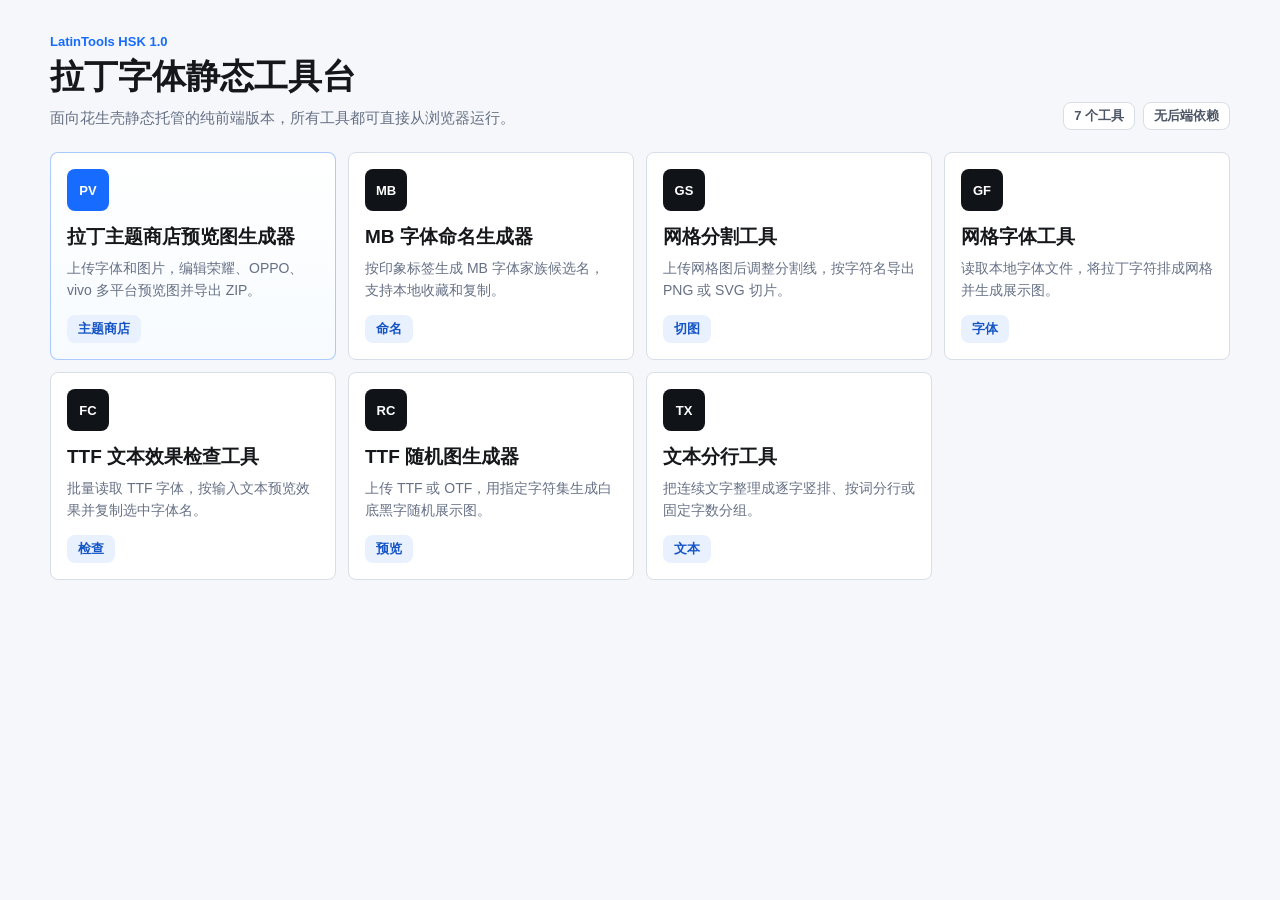
<file: index.html>
<!DOCTYPE html>
<html lang="zh-CN">
<head>
  <meta charset="UTF-8">
  <meta name="viewport" content="width=device-width, initial-scale=1.0">
  <title>LatinTools HSK 1.0</title>
  <link rel="stylesheet" href="assets/styles/app.css">
</head>
<body>
  <main class="page">
    <header class="topbar">
      <div>
        <p class="eyebrow">LatinTools HSK 1.0</p>
        <h1>拉丁字体静态工具台</h1>
        <p class="subtitle">面向花生壳静态托管的纯前端版本，所有工具都可直接从浏览器运行。</p>
      </div>
      <div class="meta">
        <span>7 个工具</span>
        <span>无后端依赖</span>
      </div>
    </header>

    <section class="tool-grid" aria-label="工具列表">
      <a class="tool-card primary" href="tools/honor-preview/index.html">
        <span class="mark">PV</span>
        <div>
          <h2>拉丁主题商店预览图生成器</h2>
          <p>上传字体和图片，编辑荣耀、OPPO、vivo 多平台预览图并导出 ZIP。</p>
        </div>
        <span class="tag">主题商店</span>
      </a>

      <a class="tool-card" href="tools/font-name/index.html">
        <span class="mark">MB</span>
        <div>
          <h2>MB 字体命名生成器</h2>
          <p>按印象标签生成 MB 字体家族候选名，支持本地收藏和复制。</p>
        </div>
        <span class="tag">命名</span>
      </a>

      <a class="tool-card" href="tools/grid-split/index.html">
        <span class="mark">GS</span>
        <div>
          <h2>网格分割工具</h2>
          <p>上传网格图后调整分割线，按字符名导出 PNG 或 SVG 切片。</p>
        </div>
        <span class="tag">切图</span>
      </a>

      <a class="tool-card" href="tools/grid-font/index.html">
        <span class="mark">GF</span>
        <div>
          <h2>网格字体工具</h2>
          <p>读取本地字体文件，将拉丁字符排成网格并生成展示图。</p>
        </div>
        <span class="tag">字体</span>
      </a>

      <a class="tool-card" href="tools/font-check/index.html">
        <span class="mark">FC</span>
        <div>
          <h2>TTF 文本效果检查工具</h2>
          <p>批量读取 TTF 字体，按输入文本预览效果并复制选中字体名。</p>
        </div>
        <span class="tag">检查</span>
      </a>

      <a class="tool-card" href="tools/random-char/index.html">
        <span class="mark">RC</span>
        <div>
          <h2>TTF 随机图生成器</h2>
          <p>上传 TTF 或 OTF，用指定字符集生成白底黑字随机展示图。</p>
        </div>
        <span class="tag">预览</span>
      </a>

      <a class="tool-card" href="tools/text-column/index.html">
        <span class="mark">TX</span>
        <div>
          <h2>文本分行工具</h2>
          <p>把连续文字整理成逐字竖排、按词分行或固定字数分组。</p>
        </div>
        <span class="tag">文本</span>
      </a>
    </section>
  </main>
</body>
</html>
</file>
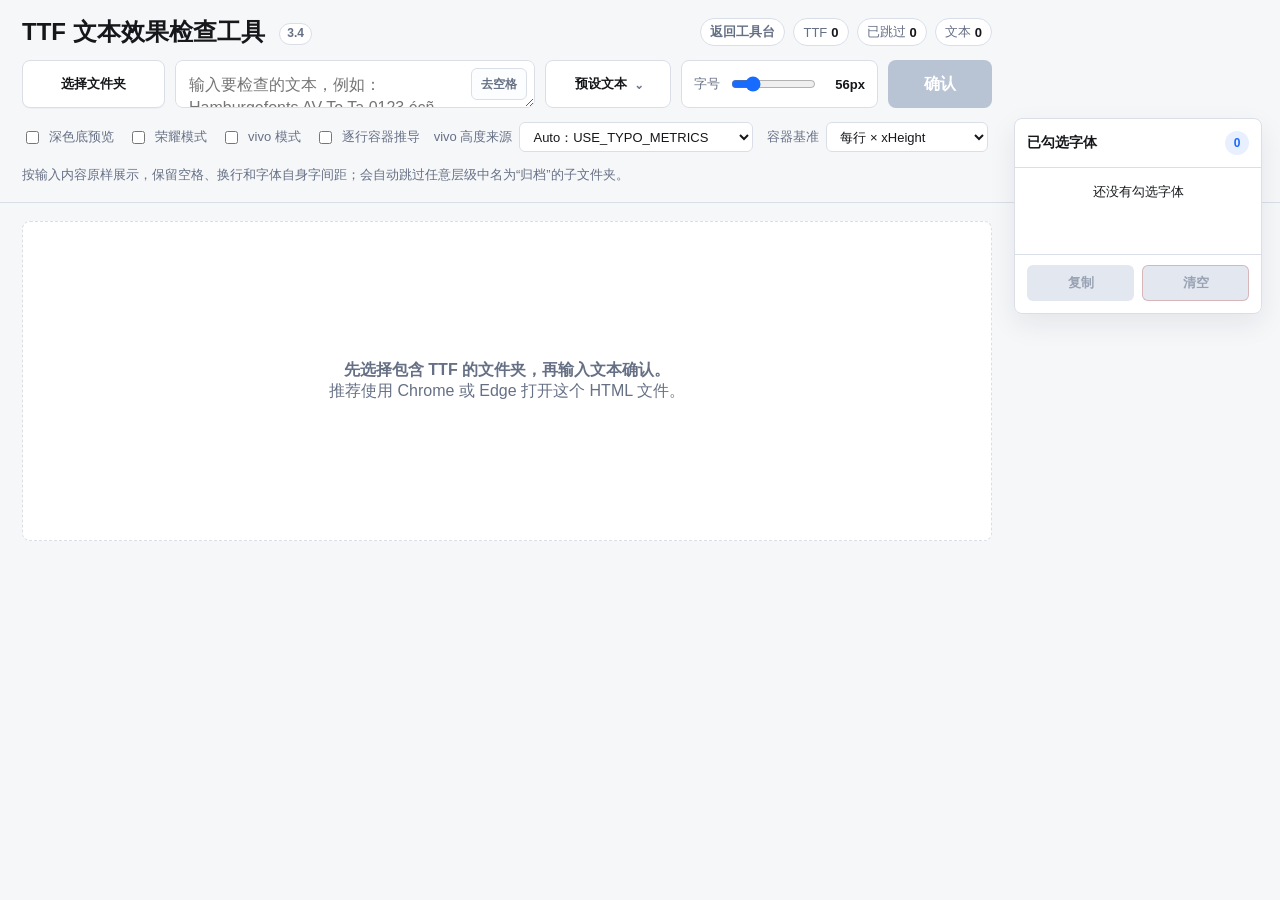
<file: tools/font-check/index.html>
<!doctype html>
<html lang="zh-CN">
<head>
  <meta charset="utf-8">
  <meta name="viewport" content="width=device-width, initial-scale=1">
  <title>TTF 文本效果检查工具 3.4</title>
  <style>
    :root {
      color-scheme: light;
      --bg: #f6f7f9;
      --panel: #ffffff;
      --soft: #eef2f7;
      --text: #15171a;
      --muted: #667085;
      --line: #d9dee7;
      --accent: #176bff;
      --accent-soft: #e8f0ff;
      --danger: #b42318;
      --ok: #12805c;
      --shadow: 0 10px 28px rgba(15, 23, 42, 0.08);
      --radius: 8px;
    }

    * {
      box-sizing: border-box;
    }

    body {
      margin: 0;
      min-height: 100vh;
      background: var(--bg);
      color: var(--text);
      font-family: -apple-system, BlinkMacSystemFont, "Segoe UI", Arial, sans-serif;
    }

    button,
    input,
    textarea,
    select {
      font: inherit;
    }

    button {
      border: 0;
      cursor: pointer;
    }

    .app {
      min-height: 100vh;
      display: grid;
      grid-template-rows: auto 1fr;
    }

    .top {
      position: sticky;
      top: 0;
      z-index: 5;
      border-bottom: 1px solid var(--line);
      background: rgba(246, 247, 249, 0.94);
      backdrop-filter: blur(12px);
    }

    .top-inner {
      max-width: 1480px;
      margin: 0 auto;
      padding: 18px 288px 18px 22px;
      display: grid;
      gap: 14px;
    }

    .title-row {
      display: flex;
      justify-content: space-between;
      align-items: end;
      gap: 18px;
      flex-wrap: wrap;
    }

    h1 {
      margin: 0;
      font-size: 24px;
      line-height: 1.15;
      letter-spacing: 0;
    }

    .version {
      display: inline-flex;
      align-items: center;
      min-height: 22px;
      margin-left: 8px;
      padding: 2px 7px;
      border: 1px solid var(--line);
      border-radius: 999px;
      color: var(--muted);
      background: var(--panel);
      font-size: 12px;
      font-weight: 700;
      vertical-align: middle;
    }

    .back-link {
      display: inline-flex;
      align-items: center;
      min-height: 28px;
      padding: 4px 9px;
      border: 1px solid var(--line);
      border-radius: 999px;
      background: var(--panel);
      color: var(--muted);
      font-size: 13px;
      font-weight: 700;
      text-decoration: none;
      white-space: nowrap;
    }

    .back-link:hover {
      color: var(--accent);
      border-color: rgba(23, 107, 255, 0.45);
    }

    .summary {
      display: flex;
      gap: 8px;
      flex-wrap: wrap;
    }

    .pill {
      display: inline-flex;
      align-items: center;
      min-height: 28px;
      padding: 4px 9px;
      border: 1px solid var(--line);
      border-radius: 999px;
      background: var(--panel);
      color: var(--muted);
      font-size: 13px;
      white-space: nowrap;
    }

    .pill strong {
      margin-left: 4px;
      color: var(--text);
      font-weight: 700;
    }

    .controls {
      display: grid;
      grid-template-columns: minmax(126px, 150px) minmax(360px, 1fr) 126px minmax(180px, 240px) auto;
      gap: 10px;
      align-items: stretch;
    }

    .folder-label {
      display: grid;
      place-items: center;
      min-height: 48px;
      border: 1px solid var(--line);
      border-radius: var(--radius);
      background: var(--panel);
      color: var(--text);
      padding: 0 10px;
      font-size: 13px;
      font-weight: 700;
      text-align: center;
      box-shadow: 0 1px 0 rgba(15, 23, 42, 0.03);
      cursor: pointer;
      transition: border-color 0.16s ease, box-shadow 0.16s ease;
    }

    .folder-label:hover {
      border-color: rgba(23, 107, 255, 0.55);
      box-shadow: var(--shadow);
    }

    .folder-label input {
      position: absolute;
      inline-size: 1px;
      block-size: 1px;
      opacity: 0;
      pointer-events: none;
    }

    .char-input-wrap {
      position: relative;
      min-width: 0;
      display: grid;
    }

    .char-input {
      width: 100%;
      height: 48px;
      min-height: 48px;
      max-height: 124px;
      resize: vertical;
      border: 1px solid var(--line);
      border-radius: var(--radius);
      padding: 12px 78px 12px 13px;
      background: var(--panel);
      color: var(--text);
      outline: none;
      line-height: 1.45;
    }

    .char-input:focus {
      border-color: var(--accent);
      box-shadow: 0 0 0 3px var(--accent-soft);
    }

    .strip-space-button {
      position: absolute;
      top: 8px;
      right: 8px;
      min-height: 32px;
      border: 1px solid var(--line);
      border-radius: 6px;
      padding: 0 9px;
      background: #fcfdff;
      color: var(--muted);
      font-size: 12px;
      font-weight: 760;
    }

    .strip-space-button:hover {
      border-color: rgba(23, 107, 255, 0.42);
      color: var(--accent);
    }

    .primary {
      min-height: 48px;
      border-radius: var(--radius);
    }

    .size-control {
      min-height: 48px;
      display: grid;
      grid-template-columns: auto 1fr auto;
      gap: 9px;
      align-items: center;
      border: 1px solid var(--line);
      border-radius: var(--radius);
      padding: 0 12px;
      background: var(--panel);
      color: var(--text);
    }

    .size-control span {
      color: var(--muted);
      font-size: 13px;
      white-space: nowrap;
    }

    .size-control output {
      min-width: 42px;
      color: var(--text);
      font-size: 13px;
      font-weight: 740;
      text-align: right;
      white-space: nowrap;
    }

    .size-slider {
      width: 100%;
      accent-color: var(--accent);
    }

    .primary {
      min-width: 104px;
      padding: 0 18px;
      background: var(--accent);
      color: #fff;
      font-weight: 760;
    }

    .primary:disabled {
      background: #b8c3d4;
      cursor: not-allowed;
    }

    .preset-menu {
      position: relative;
      min-width: 0;
    }

    .preset-menu summary {
      min-height: 48px;
      display: flex;
      justify-content: center;
      gap: 8px;
      align-items: center;
      border: 1px solid var(--line);
      border-radius: var(--radius);
      background: var(--panel);
      color: var(--text);
      font-size: 13px;
      font-weight: 760;
      list-style: none;
      cursor: pointer;
      user-select: none;
    }

    .preset-menu summary::-webkit-details-marker {
      display: none;
    }

    .preset-menu summary::after {
      content: "⌄";
      color: var(--muted);
      font-size: 14px;
    }

    .preset-menu[open] summary {
      border-color: var(--accent);
      box-shadow: 0 0 0 3px var(--accent-soft);
    }

    .preset-menu[open] summary::after {
      transform: rotate(180deg);
    }

    .preset-popover {
      position: absolute;
      top: calc(100% + 8px);
      right: 0;
      z-index: 12;
      width: min(420px, calc(100vw - 44px));
      border: 1px solid var(--line);
      border-radius: var(--radius);
      padding: 10px;
      background: var(--panel);
      color: var(--text);
      box-shadow: var(--shadow);
    }

    .tool-button {
      width: 100%;
      min-height: 34px;
      border: 1px solid var(--line);
      border-radius: 6px;
      padding: 0 10px;
      background: var(--accent);
      color: #fff;
      font-size: 13px;
      font-weight: 760;
    }

    .tool-button:hover {
      border-color: rgba(23, 107, 255, 0.42);
    }

    .preset-list {
      display: grid;
      gap: 8px;
      max-height: 260px;
      margin-bottom: 8px;
      overflow: auto;
    }

    .preset-item {
      min-width: 0;
      display: grid;
      grid-template-columns: minmax(0, 1fr) 34px;
      overflow: hidden;
      border: 1px solid var(--line);
      border-radius: 6px;
      background: #fcfdff;
    }

    .preset-use {
      min-width: 0;
      display: grid;
      gap: 3px;
      padding: 8px 10px;
      background: transparent;
      color: var(--text);
      text-align: left;
    }

    .preset-use strong,
    .preset-use span {
      min-width: 0;
      overflow: hidden;
      text-overflow: ellipsis;
      white-space: nowrap;
    }

    .preset-use strong {
      font-size: 12px;
      line-height: 1.2;
    }

    .preset-use span {
      color: var(--muted);
      font-size: 13px;
      line-height: 1.25;
    }

    .preset-delete {
      display: grid;
      place-items: center;
      border-left: 1px solid var(--line);
      background: #fff8f7;
      color: var(--danger);
      font-size: 18px;
      line-height: 1;
    }

    .preset-empty {
      border: 1px dashed var(--line);
      border-radius: 6px;
      padding: 10px 12px;
      color: var(--muted);
      font-size: 13px;
    }

    .options {
      display: flex;
      gap: 14px;
      align-items: center;
      flex-wrap: wrap;
      color: var(--muted);
      font-size: 13px;
    }

    .check {
      display: inline-flex;
      align-items: center;
      gap: 7px;
      user-select: none;
    }

    .metric-source-control {
      display: inline-flex;
      align-items: center;
      gap: 7px;
      color: var(--muted);
      user-select: none;
    }

    .metric-source-control select {
      min-height: 30px;
      border: 1px solid var(--line);
      border-radius: 6px;
      padding: 0 28px 0 9px;
      background: #fff;
      color: var(--text);
      font-size: 13px;
    }

    .content {
      max-width: 1480px;
      width: 100%;
      margin: 0 auto;
      padding: 18px 288px 34px 22px;
    }

    .notice {
      display: none;
      margin-bottom: 14px;
      border: 1px solid var(--line);
      border-radius: var(--radius);
      padding: 12px 14px;
      background: var(--panel);
      color: var(--muted);
      line-height: 1.55;
      font-size: 14px;
    }

    .notice.is-visible {
      display: block;
    }

    .notice.is-error {
      border-color: rgba(180, 35, 24, 0.35);
      background: #fff4f2;
      color: var(--danger);
    }

    .empty {
      min-height: 320px;
      display: grid;
      place-items: center;
      border: 1px dashed var(--line);
      border-radius: var(--radius);
      background: var(--panel);
      color: var(--muted);
      text-align: center;
      padding: 28px;
    }

    .table-wrap {
      display: none;
      overflow: auto;
      border: 1px solid var(--line);
      border-radius: var(--radius);
      background: var(--panel);
      box-shadow: 0 1px 0 rgba(15, 23, 42, 0.03);
    }

    .table-wrap.is-visible {
      display: block;
    }

    table {
      width: 100%;
      border-collapse: separate;
      border-spacing: 0;
    }

    th,
    td {
      border-bottom: 1px solid var(--line);
      border-right: 1px solid var(--line);
      background: var(--panel);
    }

    tr:last-child td {
      border-bottom: 0;
    }

    th:last-child,
    td:last-child {
      border-right: 0;
    }

    th {
      position: sticky;
      top: 0;
      z-index: 2;
      min-width: 116px;
      padding: 10px 8px;
      background: #f9fafc;
      color: var(--muted);
      font-size: 12px;
      font-weight: 700;
      text-align: center;
      white-space: nowrap;
    }

    th.font-head,
    td.font-cell {
      position: sticky;
      left: 0;
      z-index: 3;
      width: 260px;
      min-width: 260px;
      max-width: 260px;
      text-align: left;
    }

    th.font-head {
      z-index: 4;
    }

    th.pick-head,
    td.pick-cell {
      position: sticky;
      right: 0;
      z-index: 3;
      width: 132px;
      min-width: 132px;
      max-width: 132px;
      text-align: center;
      box-shadow: -1px 0 0 var(--line);
    }

    th.pick-head {
      z-index: 4;
    }

    td.pick-cell {
      padding: 10px;
      background: #fcfdff;
      vertical-align: middle;
    }

    .font-picker {
      min-height: 40px;
      display: inline-grid;
      grid-template-columns: auto 1fr;
      gap: 7px;
      align-items: center;
      padding: 8px 10px;
      border: 1px solid var(--line);
      border-radius: 6px;
      background: var(--panel);
      color: var(--text);
      font-size: 13px;
      font-weight: 700;
      cursor: pointer;
      user-select: none;
    }

    .font-picker input {
      inline-size: 16px;
      block-size: 16px;
      accent-color: var(--accent);
    }

    td.font-cell {
      padding: 10px 12px;
      background: #fcfdff;
      vertical-align: middle;
    }

    .font-name {
      display: block;
      font-size: 13px;
      font-weight: 740;
      color: var(--text);
      overflow: hidden;
      text-overflow: ellipsis;
      white-space: nowrap;
    }

    .font-path {
      display: block;
      margin-top: 4px;
      font-size: 11px;
      line-height: 1.35;
      color: var(--muted);
      word-break: break-all;
    }

    .preview-cell {
      min-width: 720px;
      padding: 10px;
      vertical-align: middle;
    }

    .preview-box {
      min-height: 96px;
      display: flex;
      align-items: center;
      border-radius: 6px;
      padding: 16px 18px;
      background: #fff;
      color: #000;
      line-height: 1.25;
      letter-spacing: normal;
      white-space: pre-wrap;
      overflow-wrap: anywhere;
      font-kerning: normal;
      font-feature-settings: "kern" 1;
    }

    .preview-box.is-honor,
    .preview-box.is-vivo {
      display: block;
      align-items: initial;
      overflow: visible;
    }

    .honor-line,
    .vivo-line {
      min-height: 1.25em;
    }

    .vivo-line {
      min-height: 0;
      margin: 4px 0;
      white-space: pre;
    }

    .vivo-metric-strip {
      margin: 0 0 8px;
      padding: 6px 8px;
      border: 1px solid rgba(23, 107, 255, 0.22);
      border-radius: 6px;
      background: rgba(23, 107, 255, 0.06);
      color: #164ca7;
      font-family: -apple-system, BlinkMacSystemFont, "Segoe UI", Arial, sans-serif;
      font-size: 12px;
      line-height: 1.35;
      white-space: normal;
    }

    .vivo-stack-wrap {
      display: inline-block;
      max-width: 100%;
      vertical-align: middle;
    }

    .vivo-stack-linebox {
      position: relative;
      border: 1px solid rgba(180, 35, 24, 0.45);
      background: rgba(180, 35, 24, 0.07);
      overflow: hidden;
    }

    .vivo-stack-linebox + .vivo-stack-linebox {
      margin-top: 2px;
    }

    .vivo-stack-inner {
      position: absolute;
      left: 0;
      top: 0;
      color: inherit;
      white-space: pre;
    }

    .vivo-stack-line {
      display: block;
      white-space: pre;
    }

    .vivo-stack-guide {
      position: absolute;
      left: 0;
      right: 0;
      height: 1px;
      background: rgba(180, 35, 24, 0.55);
      pointer-events: none;
    }

    .honor-glyph,
    .vivo-glyph {
      display: inline-block;
      max-width: 100%;
      overflow: hidden;
      white-space: pre;
      vertical-align: baseline;
      cursor: default;
      background-image: linear-gradient(
        to right,
        transparent calc(100% - 1px),
        rgba(180, 35, 24, 0.58) calc(100% - 1px)
      );
    }

    .vivo-glyph {
      position: relative;
      vertical-align: middle;
      background-color: rgba(23, 107, 255, 0.045);
      outline: 1px solid rgba(23, 107, 255, 0.35);
      outline-offset: -1px;
      background-image:
        linear-gradient(to bottom, rgba(23, 107, 255, 0.42), rgba(23, 107, 255, 0.42)),
        linear-gradient(to top, rgba(23, 107, 255, 0.42), rgba(23, 107, 255, 0.42));
      background-size: 100% 1px, 100% 1px;
      background-position: 0 0, 0 100%;
      background-repeat: no-repeat;
    }

    .vivo-glyph-inner {
      display: inline-block;
      transform-origin: left top;
    }

    .honor-glyph.is-clipped,
    .vivo-glyph.is-clipped {
      color: var(--danger);
      background-color: rgba(180, 35, 24, 0.12);
      outline: 1px solid rgba(180, 35, 24, 0.55);
      outline-offset: -1px;
      cursor: zoom-in;
    }

    .dark-preview .preview-box {
      background: #111418;
      color: #fff;
    }

    .dark-preview .honor-glyph.is-clipped,
    .dark-preview .vivo-glyph.is-clipped {
      color: #ffb4aa;
      background-color: rgba(255, 97, 81, 0.18);
      outline-color: rgba(255, 180, 170, 0.75);
    }

    .selection-float {
      position: fixed;
      top: 118px;
      right: 18px;
      z-index: 8;
      width: 248px;
      max-height: calc(100vh - 138px);
      display: grid;
      grid-template-rows: auto minmax(86px, 1fr) auto;
      border: 1px solid var(--line);
      border-radius: var(--radius);
      background: rgba(255, 255, 255, 0.96);
      box-shadow: var(--shadow);
      backdrop-filter: blur(12px);
      overflow: hidden;
    }

    .selection-head {
      display: flex;
      justify-content: space-between;
      gap: 12px;
      align-items: center;
      padding: 12px;
      border-bottom: 1px solid var(--line);
      cursor: grab;
      touch-action: none;
      user-select: none;
    }

    .selection-float.is-dragging .selection-head {
      cursor: grabbing;
    }

    .selection-title {
      margin: 0;
      font-size: 14px;
      line-height: 1.25;
    }

    .selection-count {
      min-width: 24px;
      min-height: 24px;
      display: inline-grid;
      place-items: center;
      border-radius: 999px;
      background: var(--accent-soft);
      color: var(--accent);
      font-size: 12px;
      font-weight: 800;
    }

    .selection-list {
      min-height: 86px;
      margin: 0;
      padding: 8px 12px;
      overflow: auto;
      list-style: none;
    }

    .selection-list li {
      padding: 7px 0;
      border-bottom: 1px solid var(--line);
      color: var(--text);
      font-size: 13px;
      line-height: 1.35;
      overflow-wrap: anywhere;
    }

    .selection-list li:last-child {
      border-bottom: 0;
    }

    .selection-empty {
      padding: 18px 12px;
      color: var(--muted);
      font-size: 13px;
      line-height: 1.45;
      text-align: center;
    }

    .selection-actions {
      display: grid;
      grid-template-columns: 1fr 1fr;
      gap: 8px;
      padding: 10px 12px 12px;
      border-top: 1px solid var(--line);
    }

    .secondary,
    .danger-button {
      min-height: 36px;
      border-radius: 6px;
      padding: 0 10px;
      font-size: 13px;
      font-weight: 760;
    }

    .secondary {
      background: var(--accent);
      color: #fff;
    }

    .secondary:disabled,
    .danger-button:disabled {
      background: #e3e8f0;
      color: #98a2b3;
      cursor: not-allowed;
    }

    .danger-button {
      border: 1px solid rgba(180, 35, 24, 0.25);
      background: #fff4f2;
      color: var(--danger);
    }

    .dialog {
      position: fixed;
      inset: 0;
      z-index: 20;
      display: none;
      place-items: center;
      padding: 22px;
      background: rgba(15, 23, 42, 0.48);
    }

    .dialog.is-visible {
      display: grid;
    }

    .dialog-panel {
      width: min(920px, 100%);
      max-height: min(760px, calc(100vh - 44px));
      overflow: auto;
      border-radius: var(--radius);
      background: var(--panel);
      box-shadow: 0 18px 54px rgba(15, 23, 42, 0.24);
    }

    .dialog-head {
      position: sticky;
      top: 0;
      z-index: 1;
      display: flex;
      justify-content: space-between;
      gap: 16px;
      align-items: center;
      padding: 14px 16px;
      border-bottom: 1px solid var(--line);
      background: var(--panel);
    }

    .dialog-title {
      margin: 0;
      font-size: 16px;
      line-height: 1.25;
    }

    .icon-button {
      inline-size: 34px;
      block-size: 34px;
      display: grid;
      place-items: center;
      border: 1px solid var(--line);
      border-radius: 50%;
      background: var(--panel);
      color: var(--muted);
      font-size: 20px;
      line-height: 1;
    }

    .dialog-body {
      display: grid;
      gap: 14px;
      padding: 16px;
    }

    .metric-grid {
      display: grid;
      grid-template-columns: repeat(auto-fit, minmax(140px, 1fr));
      gap: 8px;
    }

    .metric {
      border: 1px solid var(--line);
      border-radius: 6px;
      padding: 9px 10px;
      background: #fcfdff;
    }

    .metric span {
      display: block;
      color: var(--muted);
      font-size: 12px;
      line-height: 1.35;
    }

    .metric strong {
      display: block;
      margin-top: 3px;
      color: var(--text);
      font-size: 15px;
      line-height: 1.35;
    }

    .glyph-canvas-wrap {
      overflow: auto;
      border: 1px solid var(--line);
      border-radius: 6px;
      background: #fff;
    }

    #glyphCanvas {
      display: block;
      width: 100%;
      min-width: 640px;
      height: auto;
    }

    @media (max-width: 1180px) {
      .top-inner {
        padding: 18px 22px;
      }

      .content {
        padding-right: 22px;
      }

      .selection-float {
        top: auto;
        right: 12px;
        bottom: 12px;
        left: 12px;
        width: auto;
        max-height: 42vh;
      }
    }

    @media (max-width: 920px) {
      .controls {
        grid-template-columns: 1fr;
      }

      .primary {
        width: 100%;
      }

      .size-control {
        width: 100%;
      }

      th.font-head,
      td.font-cell {
        width: 200px;
        min-width: 200px;
        max-width: 200px;
      }

    }
  </style>
</head>
<body>
  <div class="app">
    <header class="top">
      <div class="top-inner">
        <div class="title-row">
          <h1>TTF 文本效果检查工具 <span class="version">3.4</span></h1>
          <div class="summary" aria-label="统计">
            <a class="back-link" href="../../index.html">返回工具台</a>
            <span class="pill">TTF <strong id="fontCount">0</strong></span>
            <span class="pill">已跳过 <strong id="skipCount">0</strong></span>
            <span class="pill">文本 <strong id="charCount">0</strong></span>
          </div>
        </div>

        <div class="controls">
          <label class="folder-label">
            <span>选择文件夹</span>
            <input id="folderInput" type="file" webkitdirectory directory multiple accept=".ttf">
          </label>
          <div class="char-input-wrap">
            <textarea id="charInput" class="char-input" placeholder="输入要检查的文本，例如：Hamburgefonts AV To Ta 0123 éçñ"></textarea>
            <button id="stripSpacesButton" class="strip-space-button" type="button">去空格</button>
          </div>
          <details id="presetMenu" class="preset-menu">
            <summary>预设文本</summary>
            <div class="preset-popover">
              <div id="presetList" class="preset-list"></div>
              <button id="addPresetButton" class="tool-button" type="button">新增当前文本</button>
            </div>
          </details>
          <label class="size-control">
            <span>字号</span>
            <input id="sizeInput" class="size-slider" type="range" min="24" max="180" step="1" value="56" aria-label="预览字号">
            <output id="sizeValue">56px</output>
          </label>
          <button id="renderButton" class="primary" disabled>确认</button>
        </div>

        <div class="options">
          <label class="check"><input id="darkInput" type="checkbox"> 深色底预览</label>
          <label class="check"><input id="honorInput" type="checkbox"> 荣耀模式</label>
          <label class="check"><input id="vivoInput" type="checkbox"> vivo 模式</label>
          <label class="check"><input id="vivoStackInput" type="checkbox"> 逐行容器推导</label>
          <label class="metric-source-control">
            <span>vivo 高度来源</span>
            <select id="vivoMetricSourceInput">
              <option value="auto">Auto：USE_TYPO_METRICS</option>
              <option value="typo">OS/2 Typo：sTypoAsc/Desc</option>
              <option value="typo-gap">OS/2 Typo + lineGap</option>
              <option value="hhea">hhea：ascent/descent</option>
              <option value="hhea-gap">hhea + lineGap</option>
              <option value="win">OS/2 Win：usWinAsc/Desc</option>
              <option value="head">head bbox：yMin/yMax</option>
            </select>
          </label>
          <label class="metric-source-control">
            <span>容器基准</span>
            <select id="vivoContainerBasisInput">
              <option value="xheight">每行 × xHeight</option>
              <option value="cap">每行 × CapHeight</option>
              <option value="upm">每行 × UPM</option>
            </select>
          </label>
          <span>按输入内容原样展示，保留空格、换行和字体自身字间距；会自动跳过任意层级中名为“归档”的子文件夹。</span>
        </div>
      </div>
    </header>

    <main class="content">
      <div id="notice" class="notice"></div>
      <div id="empty" class="empty">
        <div>
          <strong>先选择包含 TTF 的文件夹，再输入文本确认。</strong><br>
          推荐使用 Chrome 或 Edge 打开这个 HTML 文件。
        </div>
      </div>
      <div id="tableWrap" class="table-wrap">
        <table id="resultTable"></table>
      </div>
    </main>
  </div>

  <aside class="selection-float" aria-label="已勾选字体">
    <div class="selection-head">
      <h2 class="selection-title">已勾选字体</h2>
      <span id="selectionCount" class="selection-count">0</span>
    </div>
    <ul id="selectionList" class="selection-list"></ul>
    <div class="selection-actions">
      <button id="copySelectionButton" class="secondary" type="button" disabled>复制</button>
      <button id="clearSelectionButton" class="danger-button" type="button" disabled>清空</button>
    </div>
  </aside>

  <div id="glyphDialog" class="dialog" aria-hidden="true">
    <section class="dialog-panel" role="dialog" aria-modal="true" aria-labelledby="glyphDialogTitle">
      <div class="dialog-head">
        <h2 id="glyphDialogTitle" class="dialog-title">字符裁切详情</h2>
        <button id="glyphDialogClose" class="icon-button" type="button" aria-label="关闭">×</button>
      </div>
      <div class="dialog-body">
        <div id="glyphMetrics" class="metric-grid"></div>
        <div class="glyph-canvas-wrap">
          <canvas id="glyphCanvas" width="900" height="430"></canvas>
        </div>
      </div>
    </section>
  </div>

  <script>
    const folderInput = document.getElementById("folderInput");
    const charInput = document.getElementById("charInput");
    const sizeInput = document.getElementById("sizeInput");
    const sizeValue = document.getElementById("sizeValue");
    const renderButton = document.getElementById("renderButton");
    const darkInput = document.getElementById("darkInput");
    const honorInput = document.getElementById("honorInput");
    const vivoInput = document.getElementById("vivoInput");
    const vivoStackInput = document.getElementById("vivoStackInput");
    const vivoMetricSourceInput = document.getElementById("vivoMetricSourceInput");
    const vivoContainerBasisInput = document.getElementById("vivoContainerBasisInput");
    const fontCount = document.getElementById("fontCount");
    const skipCount = document.getElementById("skipCount");
    const charCount = document.getElementById("charCount");
    const notice = document.getElementById("notice");
    const empty = document.getElementById("empty");
    const tableWrap = document.getElementById("tableWrap");
    const resultTable = document.getElementById("resultTable");
    const selectionCount = document.getElementById("selectionCount");
    const selectionList = document.getElementById("selectionList");
    const copySelectionButton = document.getElementById("copySelectionButton");
    const clearSelectionButton = document.getElementById("clearSelectionButton");
    const stripSpacesButton = document.getElementById("stripSpacesButton");
    const addPresetButton = document.getElementById("addPresetButton");
    const presetMenu = document.getElementById("presetMenu");
    const presetList = document.getElementById("presetList");
    const selectionFloat = document.querySelector(".selection-float");
    const selectionHead = document.querySelector(".selection-head");
    const glyphDialog = document.getElementById("glyphDialog");
    const glyphDialogClose = document.getElementById("glyphDialogClose");
    const glyphDialogTitle = document.getElementById("glyphDialogTitle");
    const glyphMetrics = document.getElementById("glyphMetrics");
    const glyphCanvas = document.getElementById("glyphCanvas");

    let fonts = [];
    let skippedFiles = 0;
    let loadedUrls = [];
    let renderDebounce = 0;
    const selectedFonts = new Map();
    const PRESET_STORAGE_KEY = "font-check-presets-v1";
    const SELECTION_FLOAT_POSITION_KEY = "font-check-selection-float-position-v1";
    const METRIC_CLIP_THRESHOLD = 0.25;
    const METRIC_SOURCE_LABELS = {
      auto: "Auto",
      typo: "OS/2 Typo",
      "typo-gap": "OS/2 Typo + lineGap",
      hhea: "hhea",
      "hhea-gap": "hhea + lineGap",
      win: "OS/2 Win",
      head: "head bbox"
    };
    const DEFAULT_PRESETS = [
      ":;…·•#/\\‥-‐–—―_‹›«»@&§°|‖¢¤$£¥€×÷≠±≈※ƒ¶©®™%‰℃℉¼½¾",
      "ĭįíîïìīĩịỉĵǰ",
      "0123456789°"
    ];
    let presets = loadPresets();

    function showNotice(message, isError = false) {
      notice.textContent = message;
      notice.classList.toggle("is-error", isError);
      notice.classList.toggle("is-visible", Boolean(message));
    }

    function stripTextSpaces(value) {
      return String(value).replace(/[ \t\f\v\u00A0\u1680\u2000-\u200A\u202F\u205F\u3000]+/g, "");
    }

    function loadPresets() {
      const saved = localStorage.getItem(PRESET_STORAGE_KEY);
      if (!saved) return DEFAULT_PRESETS.map(stripTextSpaces);

      try {
        const parsed = JSON.parse(saved);
        if (!Array.isArray(parsed)) return DEFAULT_PRESETS.map(stripTextSpaces);
        return parsed.map(item => stripTextSpaces(item)).filter(Boolean);
      } catch (error) {
        return DEFAULT_PRESETS.map(stripTextSpaces);
      }
    }

    function savePresets() {
      localStorage.setItem(PRESET_STORAGE_KEY, JSON.stringify(presets));
    }

    function renderPresets() {
      presetList.innerHTML = presets.length
        ? presets.map((text, index) => `
          <div class="preset-item">
            <button class="preset-use" type="button" data-index="${index}" title="${escapeHtml(text)}">
              <strong>预设 ${index + 1}</strong>
              <span>${escapeHtml(text)}</span>
            </button>
            <button class="preset-delete" type="button" data-index="${index}" aria-label="删除预设 ${index + 1}">×</button>
          </div>
        `).join("")
        : "<div class=\"preset-empty\">暂无预设文本</div>";
    }

    function setPreviewText(value) {
      charInput.value = value;
      updateControls();
    }

    function addCurrentTextAsPreset() {
      const text = stripTextSpaces(charInput.value).trim();
      if (!text) {
        showNotice("当前文本为空，无法新增预设。", true);
        return;
      }
      if (presets.includes(text)) {
        showNotice("这个预设已经存在。");
        setPreviewText(text);
        return;
      }
      presets.push(text);
      savePresets();
      renderPresets();
      setPreviewText(text);
      showNotice(`已新增预设 ${presets.length}。`);
    }

    function deletePreset(index) {
      if (!presets[index]) return;
      presets.splice(index, 1);
      savePresets();
      renderPresets();
      showNotice("已删除预设文本。");
    }

    function removeSpacesFromCurrentText() {
      const stripped = stripTextSpaces(charInput.value);
      setPreviewText(stripped);
      showNotice("已去除当前文本中的空格。");
    }

    function scheduleRender() {
      clearTimeout(renderDebounce);
      renderDebounce = setTimeout(renderResults, 180);
    }

    function resetRenderedFonts() {
      loadedUrls.forEach(url => URL.revokeObjectURL(url));
      loadedUrls = [];
      document.fonts.forEach(fontFace => {
        if (fontFace.family.startsWith("LocalCheckFont_")) {
          document.fonts.delete(fontFace);
        }
      });
    }

    function isInArchiveFolder(file) {
      const path = file.webkitRelativePath || file.name;
      return path.split("/").slice(0, -1).includes("归档");
    }

    function fileBaseName(file) {
      return file.name.replace(/\.ttf$/i, "");
    }

    function updateControls() {
      fontCount.textContent = String(fonts.length);
      skipCount.textContent = String(skippedFiles);
      sizeValue.textContent = `${getPreviewSize()}px`;
      const hasPreviewText = getPreviewText().length > 0;
      renderButton.disabled = fonts.length === 0 || !hasPreviewText;
    }

    function getPreviewText() {
      const text = charInput.value;
      charCount.textContent = String(Array.from(text).length);
      return text;
    }

    function getPreviewSize() {
      return Number(sizeInput.value);
    }

    function escapeHtml(value) {
      return String(value)
        .replace(/&/g, "&amp;")
        .replace(/</g, "&lt;")
        .replace(/>/g, "&gt;")
        .replace(/"/g, "&quot;")
        .replace(/'/g, "&#039;");
    }

    function fontSelectionKey(file) {
      return file.webkitRelativePath || file.name;
    }

    function updateSelectionPanel() {
      const selectedNames = Array.from(selectedFonts.values());
      const hasSelection = selectedNames.length > 0;
      selectionCount.textContent = String(selectedNames.length);
      copySelectionButton.disabled = !hasSelection;
      clearSelectionButton.disabled = !hasSelection;
      selectionList.innerHTML = hasSelection
        ? selectedNames.map(name => `<li>${escapeHtml(name)}</li>`).join("")
        : "<li class=\"selection-empty\">还没有勾选字体</li>";
    }

    function clampSelectionFloatPosition(x, y) {
      const rect = selectionFloat.getBoundingClientRect();
      const margin = 12;
      return {
        x: Math.min(Math.max(margin, x), Math.max(margin, window.innerWidth - rect.width - margin)),
        y: Math.min(Math.max(margin, y), Math.max(margin, window.innerHeight - rect.height - margin))
      };
    }

    function applySelectionFloatPosition(position) {
      if (!position || !Number.isFinite(position.x) || !Number.isFinite(position.y)) return;
      const clamped = clampSelectionFloatPosition(position.x, position.y);
      selectionFloat.style.left = `${clamped.x}px`;
      selectionFloat.style.top = `${clamped.y}px`;
      selectionFloat.style.right = "auto";
      selectionFloat.style.bottom = "auto";
    }

    function saveSelectionFloatPosition() {
      const rect = selectionFloat.getBoundingClientRect();
      localStorage.setItem(SELECTION_FLOAT_POSITION_KEY, JSON.stringify({
        x: Math.round(rect.left),
        y: Math.round(rect.top)
      }));
    }

    function restoreSelectionFloatPosition() {
      try {
        applySelectionFloatPosition(JSON.parse(localStorage.getItem(SELECTION_FLOAT_POSITION_KEY) || "null"));
      } catch (error) {
        localStorage.removeItem(SELECTION_FLOAT_POSITION_KEY);
      }
    }

    function makeSelectionFloatDraggable() {
      let dragState = null;

      function startDrag(clientX, clientY) {
        const rect = selectionFloat.getBoundingClientRect();
        dragState = {
          offsetX: clientX - rect.left,
          offsetY: clientY - rect.top
        };
        selectionFloat.classList.add("is-dragging");
      }

      function moveDrag(clientX, clientY) {
        if (!dragState) return;
        applySelectionFloatPosition({
          x: clientX - dragState.offsetX,
          y: clientY - dragState.offsetY
        });
      }

      function stopDragging() {
        if (!dragState) return;
        selectionFloat.classList.remove("is-dragging");
        dragState = null;
        saveSelectionFloatPosition();
      }

      selectionHead.addEventListener("mousedown", event => {
        if (event.button !== 0) return;
        event.preventDefault();
        startDrag(event.clientX, event.clientY);
      });
      document.addEventListener("mousemove", event => {
        moveDrag(event.clientX, event.clientY);
      });
      document.addEventListener("mouseup", stopDragging);
      selectionHead.addEventListener("touchstart", event => {
        if (event.touches.length !== 1) return;
        const touch = event.touches[0];
        startDrag(touch.clientX, touch.clientY);
      }, { passive: true });
      document.addEventListener("touchmove", event => {
        if (!dragState || event.touches.length !== 1) return;
        const touch = event.touches[0];
        moveDrag(touch.clientX, touch.clientY);
      }, { passive: true });
      document.addEventListener("touchend", stopDragging);
      document.addEventListener("touchcancel", stopDragging);
      window.addEventListener("resize", () => {
        const rect = selectionFloat.getBoundingClientRect();
        applySelectionFloatPosition({ x: rect.left, y: rect.top });
        saveSelectionFloatPosition();
      });
    }

    async function copySelectedFonts() {
      const text = Array.from(selectedFonts.values()).join("\n");
      if (!text) return;

      try {
        await navigator.clipboard.writeText(text);
        showNotice(`已复制 ${selectedFonts.size} 个字体名称。`);
      } catch (error) {
        const fallback = document.createElement("textarea");
        fallback.value = text;
        fallback.setAttribute("readonly", "");
        fallback.style.position = "fixed";
        fallback.style.opacity = "0";
        document.body.appendChild(fallback);
        fallback.select();
        document.execCommand("copy");
        document.body.removeChild(fallback);
        showNotice(`已复制 ${selectedFonts.size} 个字体名称。`);
      }
    }

    function clearSelectedFonts() {
      selectedFonts.clear();
      resultTable.querySelectorAll(".font-select").forEach(input => {
        input.checked = false;
      });
      updateSelectionPanel();
      showNotice("已清空勾选的字体。");
    }

    function splitGraphemes(text) {
      if ("Segmenter" in Intl) {
        const segmenter = new Intl.Segmenter("zh-CN", { granularity: "grapheme" });
        return Array.from(segmenter.segment(text), item => item.segment);
      }
      return Array.from(text);
    }

    function canvasFont(size, family) {
      return `${size}px "${family}", sans-serif`;
    }

    function measureGlyph(ctx, glyph) {
      const metrics = ctx.measureText(glyph);
      const advance = Math.max(0, metrics.width || 0);
      const left = Number(metrics.actualBoundingBoxLeft || 0);
      const right = Number(metrics.actualBoundingBoxRight || advance);
      const ascent = Number(metrics.actualBoundingBoxAscent || 0);
      const descent = Number(metrics.actualBoundingBoxDescent || 0);
      const leftOverflow = Math.max(0, left);
      const rightOverflow = Math.max(0, right - advance);
      return {
        advance,
        left,
        right,
        ascent,
        descent,
        leftOverflow,
        rightOverflow,
        clipped: leftOverflow > 0 || rightOverflow > 0
      };
    }

    function readTag(view, offset) {
      return String.fromCharCode(
        view.getUint8(offset),
        view.getUint8(offset + 1),
        view.getUint8(offset + 2),
        view.getUint8(offset + 3)
      );
    }

    function tableView(fontView, table) {
      if (!table || table.offset < 0 || table.offset + table.length > fontView.byteLength) return null;
      return new DataView(fontView.buffer, fontView.byteOffset + table.offset, table.length);
    }

    async function parseTtfMetrics(file) {
      const buffer = await file.arrayBuffer();
      const view = new DataView(buffer);
      if (view.byteLength < 12) throw new Error("字体表目录不完整");

      const numTables = view.getUint16(4);
      const tables = {};
      for (let i = 0; i < numTables; i++) {
        const offset = 12 + i * 16;
        if (offset + 16 > view.byteLength) break;
        const tag = readTag(view, offset);
        tables[tag] = {
          offset: view.getUint32(offset + 8),
          length: view.getUint32(offset + 12)
        };
      }

      const head = tableView(view, tables.head);
      const hhea = tableView(view, tables.hhea);
      const os2 = tableView(view, tables["OS/2"]);
      if (!head || !hhea || !os2) throw new Error("缺少 head/hhea/OS/2 表");

      const unitsPerEm = head.getUint16(18);
      const fsSelection = os2.byteLength >= 64 ? os2.getUint16(62) : 0;
      const useTypoMetrics = Boolean(fsSelection & (1 << 7));
      const os2Version = os2.getUint16(0);
      const sTypoAscender = os2.byteLength >= 70 ? os2.getInt16(68) : null;
      const sTypoDescender = os2.byteLength >= 72 ? os2.getInt16(70) : null;
      const sTypoLineGap = os2.byteLength >= 74 ? os2.getInt16(72) : null;
      const usWinAscent = os2.byteLength >= 76 ? os2.getUint16(74) : null;
      const usWinDescent = os2.byteLength >= 78 ? os2.getUint16(76) : null;
      const sxHeight = os2.byteLength >= 88 ? os2.getInt16(86) : null;
      const sCapHeight = os2.byteLength >= 90 ? os2.getInt16(88) : null;

      return {
        unitsPerEm,
        head: {
          yMin: head.getInt16(38),
          yMax: head.getInt16(42)
        },
        hhea: {
          ascent: hhea.getInt16(4),
          descent: hhea.getInt16(6),
          lineGap: hhea.getInt16(8)
        },
        os2: {
          version: os2Version,
          fsSelection,
          useTypoMetrics,
          sTypoAscender,
          sTypoDescender,
          sTypoLineGap,
          usWinAscent,
          usWinDescent,
          sxHeight,
          sCapHeight
        }
      };
    }

    function getVivoMetricSourceMode() {
      return vivoMetricSourceInput.value || "auto";
    }

    function getVivoContainerBasisMode() {
      return vivoContainerBasisInput.value || "upm";
    }

    function applyLineGap(metrics) {
      const gap = metrics.lineGap || 0;
      const topExtra = Math.ceil(gap / 2);
      const bottomExtra = gap - topExtra;
      return {
        ...metrics,
        source: `${metrics.source} + lineGap`,
        ascent: metrics.ascent + topExtra,
        descent: metrics.descent - bottomExtra
      };
    }

    function selectVerticalMetrics(fontMetrics, sourceMode = "auto") {
      if (!fontMetrics) return null;
      const { os2, hhea } = fontMetrics;
      const hasTypoMetrics = Number.isFinite(os2.sTypoAscender) && Number.isFinite(os2.sTypoDescender);
      const hasWinMetrics = Number.isFinite(os2.usWinAscent) && Number.isFinite(os2.usWinDescent);

      if ((sourceMode === "typo" || sourceMode === "typo-gap") && hasTypoMetrics) {
        const metrics = {
          source: "OS/2 typo",
          sourceKey: "typo",
          ascent: os2.sTypoAscender,
          descent: os2.sTypoDescender,
          lineGap: os2.sTypoLineGap || 0
        };
        return sourceMode === "typo-gap" ? applyLineGap(metrics) : metrics;
      }
      if (sourceMode === "hhea" || sourceMode === "hhea-gap") {
        const metrics = {
          source: "hhea",
          sourceKey: "hhea",
          ascent: hhea.ascent,
          descent: hhea.descent,
          lineGap: hhea.lineGap || 0
        };
        return sourceMode === "hhea-gap" ? applyLineGap(metrics) : metrics;
      }
      if (sourceMode === "win" && hasWinMetrics) {
        return {
          source: "OS/2 win",
          sourceKey: "win",
          ascent: os2.usWinAscent,
          descent: -os2.usWinDescent,
          lineGap: 0
        };
      }
      if (sourceMode === "head") {
        return {
          source: "head bbox",
          sourceKey: "head",
          ascent: fontMetrics.head.yMax,
          descent: fontMetrics.head.yMin,
          lineGap: 0
        };
      }
      if (os2.useTypoMetrics && hasTypoMetrics) {
        return {
          source: "Auto -> OS/2 typo",
          sourceKey: "auto",
          ascent: os2.sTypoAscender,
          descent: os2.sTypoDescender,
          lineGap: os2.sTypoLineGap || 0
        };
      }
      return {
        source: "Auto -> hhea",
        sourceKey: "auto",
        ascent: hhea.ascent,
        descent: hhea.descent,
        lineGap: hhea.lineGap || 0
      };
    }

    function formatFontMetricSummary(fontMetrics, sourceMode = "auto") {
      if (!fontMetrics) return "TTF metrics 读取失败";
      const active = selectVerticalMetrics(fontMetrics, sourceMode);
      return [
        `UPM ${fontMetrics.unitsPerEm}`,
        `使用 ${active.source}`,
        `ascent ${active.ascent}`,
        `descent ${active.descent}`,
        `lineGap ${active.lineGap}`,
        `win ${fontMetrics.os2.usWinAscent}/${fontMetrics.os2.usWinDescent}`,
        `head y ${fontMetrics.head.yMin}/${fontMetrics.head.yMax}`
      ].join(" / ");
    }

    function formatActiveMetricDetails(fontMetrics, sourceMode, size) {
      if (!fontMetrics) return "TTF metrics 读取失败";
      const active = selectVerticalMetrics(fontMetrics, sourceMode);
      const scale = size / fontMetrics.unitsPerEm;
      const topPx = -active.ascent * scale;
      const bottomPx = -active.descent * scale;
      const heightPx = bottomPx - topPx;
      return [
        `当前: ${active.source}`,
        `UPM ${fontMetrics.unitsPerEm}`,
        `ascent ${active.ascent} (${(-topPx).toFixed(2)}px)`,
        `descent ${active.descent} (${bottomPx.toFixed(2)}px)`,
        `lineGap ${active.lineGap}`,
        `裁切盒 ${heightPx.toFixed(2)}px`,
        `top ${topPx.toFixed(2)}px`,
        `bottom ${bottomPx.toFixed(2)}px`
      ].join(" / ");
    }

    function containerBasisValue(fontMetrics, basisMode) {
      if (!fontMetrics) return 0;
      if (basisMode === "cap" && Number.isFinite(fontMetrics.os2.sCapHeight) && fontMetrics.os2.sCapHeight > 0) {
        return fontMetrics.os2.sCapHeight;
      }
      if (basisMode === "xheight" && Number.isFinite(fontMetrics.os2.sxHeight) && fontMetrics.os2.sxHeight > 0) {
        return fontMetrics.os2.sxHeight;
      }
      return fontMetrics.unitsPerEm;
    }

    function containerBasisLabel(basisMode) {
      if (basisMode === "cap") return "CapHeight";
      if (basisMode === "xheight") return "xHeight";
      return "UPM";
    }

    function measureVivoGlyph(ctx, glyph, size, fontMetrics, sourceMode = "auto") {
      const measurement = measureGlyph(ctx, glyph);
      const active = selectVerticalMetrics(fontMetrics, sourceMode);
      if (!active || !fontMetrics.unitsPerEm) {
        return {
          ...measurement,
          clipHeight: measurement.ascent + measurement.descent,
          baselineOffset: measurement.ascent,
          clipTop: -measurement.ascent,
          clipBottom: measurement.descent,
          topOverflow: 0,
          bottomOverflow: 0,
          metricSource: "Canvas actual bbox",
          clipped: measurement.clipped
        };
      }

      const scale = size / fontMetrics.unitsPerEm;
      const lineGap = active.lineGap * scale;
      const clipTop = -active.ascent * scale;
      const clipBottom = -active.descent * scale;
      const clipHeight = clipBottom - clipTop;
      const baselineOffset = -clipTop;
      const actualTop = -measurement.ascent;
      const actualBottom = measurement.descent;
      const topOverflow = Math.max(0, clipTop - actualTop);
      const bottomOverflow = Math.max(0, actualBottom - clipBottom);
      return {
        ...measurement,
        clipHeight,
        baselineOffset,
        clipTop,
        clipBottom,
        lineGap,
        topOverflow,
        bottomOverflow,
        metricSource: active.source,
        clipped:
          measurement.leftOverflow > METRIC_CLIP_THRESHOLD ||
          measurement.rightOverflow > METRIC_CLIP_THRESHOLD ||
          topOverflow > METRIC_CLIP_THRESHOLD ||
          bottomOverflow > METRIC_CLIP_THRESHOLD
      };
    }

    function formatCodepoints(value) {
      return Array.from(value)
        .map(char => `U+${char.codePointAt(0).toString(16).toUpperCase().padStart(4, "0")}`)
        .join(" ");
    }

    function metricDataAttrs(data) {
      return [
        `data-char="${escapeHtml(data.char)}"`,
        `data-family="${escapeHtml(data.family)}"`,
        `data-size="${data.size}"`,
        `data-advance="${data.advance.toFixed(3)}"`,
        `data-left="${data.left.toFixed(3)}"`,
        `data-right="${data.right.toFixed(3)}"`,
        `data-ascent="${data.ascent.toFixed(3)}"`,
        `data-descent="${data.descent.toFixed(3)}"`,
        `data-left-overflow="${data.leftOverflow.toFixed(3)}"`,
        `data-right-overflow="${data.rightOverflow.toFixed(3)}"`,
        `data-top-overflow="${Number(data.topOverflow || 0).toFixed(3)}"`,
        `data-bottom-overflow="${Number(data.bottomOverflow || 0).toFixed(3)}"`,
        `data-clip-top="${Number(data.clipTop || -data.ascent || 0).toFixed(3)}"`,
        `data-clip-bottom="${Number(data.clipBottom || data.descent || 0).toFixed(3)}"`,
        `data-metric-source="${escapeHtml(data.metricSource || "")}"`,
        `data-codepoints="${escapeHtml(formatCodepoints(data.char))}"`
      ].join(" ");
    }

    function honorGlyphHtml(ctx, glyph, family, size) {
      if (glyph === "\n") return "</div><div class=\"honor-line\">";
      if (glyph === "\r") return "";

      const visibleGlyph = glyph === "\t" ? "    " : glyph;
      const measurement = measureGlyph(ctx, visibleGlyph);
      const width = measurement.advance;
      const displayGlyph = visibleGlyph === " " ? "&nbsp;" : escapeHtml(visibleGlyph);
      const clippedClass = measurement.clipped ? " is-clipped" : "";
      const clipText = measurement.clipped
        ? ` / 左 ${measurement.leftOverflow.toFixed(2)}px / 右 ${measurement.rightOverflow.toFixed(2)}px`
        : "";
      const title = `${visibleGlyph} / advance ${width.toFixed(2)}px${clipText}`;
      const attrs = metricDataAttrs({
        char: visibleGlyph,
        family,
        size,
        ...measurement
      });
      return `<span class="honor-glyph${clippedClass}" title="${escapeHtml(title)}" style="width:${width.toFixed(3)}px;" ${attrs}>${displayGlyph}</span>`;
    }

    function renderHonorText(text, family, size) {
      const canvas = renderHonorText.canvas || (renderHonorText.canvas = document.createElement("canvas"));
      const ctx = canvas.getContext("2d");
      ctx.font = canvasFont(size, family);
      return `<div class="honor-line">${splitGraphemes(text).map(glyph => honorGlyphHtml(ctx, glyph, family, size)).join("")}</div>`;
    }

    function vivoGlyphHtml(ctx, glyph, family, size, fontMetrics, sourceMode) {
      if (glyph === "\n") return "</div><div class=\"vivo-line\">";
      if (glyph === "\r") return "";

      const visibleGlyph = glyph === "\t" ? "    " : glyph;
      const measurement = measureVivoGlyph(ctx, visibleGlyph, size, fontMetrics, sourceMode);
      const width = measurement.advance;
      const displayGlyph = visibleGlyph === " " ? "&nbsp;" : escapeHtml(visibleGlyph);
      const clippedClass = measurement.clipped ? " is-clipped" : "";
      const clipText = measurement.clipped
        ? ` / 上 ${measurement.topOverflow.toFixed(2)}px / 下 ${measurement.bottomOverflow.toFixed(2)}px / 左 ${measurement.leftOverflow.toFixed(2)}px / 右 ${measurement.rightOverflow.toFixed(2)}px`
        : "";
      const title = `${visibleGlyph} / ${measurement.metricSource} 裁切盒 ${measurement.clipHeight.toFixed(2)}px / ${formatFontMetricSummary(fontMetrics, sourceMode)}${clipText}`;
      const attrs = metricDataAttrs({
        char: visibleGlyph,
        family,
        size,
        ...measurement
      });
      const textShift = measurement.baselineOffset - measurement.ascent;
      const appliedTextShift = Number.isFinite(measurement.textShift) ? measurement.textShift : textShift;
      return `<span class="vivo-glyph${clippedClass}" title="${escapeHtml(title)}" style="width:${width.toFixed(3)}px;height:${measurement.clipHeight.toFixed(3)}px;" ${attrs}><span class="vivo-glyph-inner" style="font-family:'${escapeHtml(family)}',sans-serif;font-size:${size}px;line-height:${size}px;transform:translateY(${appliedTextShift.toFixed(3)}px);">${displayGlyph}</span></span>`;
    }

    function renderVivoText(text, family, size, fontMetrics, sourceMode) {
      const canvas = renderVivoText.canvas || (renderVivoText.canvas = document.createElement("canvas"));
      const ctx = canvas.getContext("2d");
      ctx.font = canvasFont(size, family);
      const details = formatActiveMetricDetails(fontMetrics, sourceMode, size);
      return `<div class="vivo-metric-strip">${escapeHtml(details)}</div><div class="vivo-line" title="${escapeHtml(formatFontMetricSummary(fontMetrics, sourceMode))}">${splitGraphemes(text).map(glyph => vivoGlyphHtml(ctx, glyph, family, size, fontMetrics, sourceMode)).join("")}</div>`;
    }

    function renderVivoStackText(text, family, size, fontMetrics, sourceMode, basisMode) {
      if (!fontMetrics) return `<div class="vivo-metric-strip">TTF metrics 读取失败</div>${escapeHtml(text)}`;
      const active = selectVerticalMetrics(fontMetrics, sourceMode);
      const scale = size / fontMetrics.unitsPerEm;
      const lines = text.replace(/\r/g, "").split("\n");
      const lineCount = Math.max(1, lines.length);
      const ascentPx = active.ascent * scale;
      const descentPx = -active.descent * scale;
      const lineGapPx = active.lineGap * scale;
      const lineHeightPx = ascentPx + descentPx + lineGapPx;
      const basisValue = containerBasisValue(fontMetrics, basisMode);
      const containerLinePx = basisValue * scale;
      const layoutTopPx = (containerLinePx - lineHeightPx) / 2;
      const widthPx = Math.max(size * 2.8, Math.max(...lines.map(line => line.length || 1)) * size * 0.82);
      const canvas = renderVivoStackText.canvas || (renderVivoStackText.canvas = document.createElement("canvas"));
      const ctx = canvas.getContext("2d");
      ctx.font = canvasFont(size, family);
      const baselineY = layoutTopPx + ascentPx;
      const lineBoxes = lines.map(line => {
        const displayLine = line || " ";
        const metrics = ctx.measureText(displayLine);
        const actualAscent = Number(metrics.actualBoundingBoxAscent || size * 0.8);
        const textTop = baselineY - actualAscent;
        return `
          <div class="vivo-stack-linebox" style="width:${widthPx.toFixed(3)}px;height:${containerLinePx.toFixed(3)}px;">
            <span class="vivo-stack-guide" style="top:0;"></span>
            <span class="vivo-stack-guide" style="bottom:0;"></span>
            <div class="vivo-stack-inner" style="top:${textTop.toFixed(3)}px;width:${widthPx.toFixed(3)}px;font-family:'${escapeHtml(family)}',sans-serif;font-size:${size}px;line-height:${size}px;">${escapeHtml(displayLine)}</div>
          </div>
        `;
      }).join("");
      const details = [
        `当前: vivo 逐行独立容器推导`,
        `行高来源 ${active.source}`,
        `容器基准 ${containerBasisLabel(basisMode)}=${basisValue}`,
        `单行容器 ${containerLinePx.toFixed(2)}px`,
        `metrics行高 ${lineHeightPx.toFixed(2)}px`,
        `baseline ${baselineY.toFixed(2)}px`,
        `单行溢出 ${(lineHeightPx - containerLinePx).toFixed(2)}px`,
        `共 ${lineCount} 行，每行独立裁切`
      ].join(" / ");
      return `
        <div class="vivo-metric-strip">${escapeHtml(details)}</div>
        <div class="vivo-stack-wrap" style="width:${widthPx.toFixed(3)}px;">
          ${lineBoxes}
        </div>
      `;
    }

    function metricCard(label, value) {
      return `<div class="metric"><span>${escapeHtml(label)}</span><strong>${escapeHtml(value)}</strong></div>`;
    }

    function openGlyphDialog(target) {
      const data = target.dataset;
      const info = {
        char: data.char || "",
        family: data.family || "sans-serif",
        size: Number(data.size || 56),
        advance: Number(data.advance || 0),
        left: Number(data.left || 0),
        right: Number(data.right || 0),
        ascent: Number(data.ascent || 0),
        descent: Number(data.descent || 0),
        leftOverflow: Number(data.leftOverflow || 0),
        rightOverflow: Number(data.rightOverflow || 0),
        topOverflow: Number(data.topOverflow || 0),
        bottomOverflow: Number(data.bottomOverflow || 0),
        clipTop: Number(data.clipTop || 0),
        clipBottom: Number(data.clipBottom || 0),
        metricSource: data.metricSource || "",
        codepoints: data.codepoints || ""
      };

      glyphDialogTitle.textContent = `字符裁切详情：${info.char === " " ? "空格" : info.char}`;
      glyphMetrics.innerHTML = [
        metricCard("字符", info.char === " " ? "空格" : info.char),
        metricCard("编码", info.codepoints),
        metricCard("字号", `${info.size}px`),
        metricCard("metrics 来源", info.metricSource || "未记录"),
        metricCard("advance 宽度", `${info.advance.toFixed(2)}px`),
        metricCard("实际左边界", `${(-info.left).toFixed(2)}px`),
        metricCard("实际右边界", `${info.right.toFixed(2)}px`),
        metricCard("左侧被裁", `${info.leftOverflow.toFixed(2)}px`),
        metricCard("右侧被裁", `${info.rightOverflow.toFixed(2)}px`),
        metricCard("实际上边界", `${(-info.ascent).toFixed(2)}px`),
        metricCard("实际下边界", `${info.descent.toFixed(2)}px`),
        metricCard("裁切上边界", `${info.clipTop.toFixed(2)}px`),
        metricCard("裁切下边界", `${info.clipBottom.toFixed(2)}px`),
        metricCard("上方被裁", `${info.topOverflow.toFixed(2)}px`),
        metricCard("下方被裁", `${info.bottomOverflow.toFixed(2)}px`)
      ].join("");

      drawGlyphDetail(info);
      glyphDialog.classList.add("is-visible");
      glyphDialog.setAttribute("aria-hidden", "false");
    }

    function closeGlyphDialog() {
      glyphDialog.classList.remove("is-visible");
      glyphDialog.setAttribute("aria-hidden", "true");
    }

    function drawGlyphDetail(info) {
      const canvas = glyphCanvas;
      const dpr = window.devicePixelRatio || 1;
      const cssWidth = 900;
      const cssHeight = 430;
      canvas.width = Math.round(cssWidth * dpr);
      canvas.height = Math.round(cssHeight * dpr);
      canvas.style.width = `${cssWidth}px`;
      canvas.style.height = `${cssHeight}px`;

      const ctx = canvas.getContext("2d");
      ctx.setTransform(dpr, 0, 0, dpr, 0, 0);
      ctx.clearRect(0, 0, cssWidth, cssHeight);
      ctx.fillStyle = "#ffffff";
      ctx.fillRect(0, 0, cssWidth, cssHeight);

      const pad = 74;
      const contentW = cssWidth - pad * 2;
      const contentH = cssHeight - 116;
      const leftX = -info.left;
      const rightX = Math.max(info.advance, info.right, 1);
      const topY = -Math.max(info.ascent, info.size * 0.8);
      const bottomY = Math.max(info.descent, info.size * 0.25);
      const scaleX = contentW / Math.max(1, rightX - leftX);
      const scaleY = contentH / Math.max(1, bottomY - topY);
      const scale = Math.min(scaleX, scaleY, 3.6);
      const originX = pad + (-leftX) * scale + 20;
      const baselineY = 74 + (-topY) * scale;

      function x(value) {
        return originX + value * scale;
      }
      function y(value) {
        return baselineY + value * scale;
      }

      const clipLeft = x(0);
      const clipRight = x(info.advance);
      const boxTop = y(-info.ascent);
      const boxBottom = y(info.descent);
      const actualLeft = x(-info.left);
      const actualRight = x(info.right);
      const verticalClipTop = y(info.clipTop || -info.ascent);
      const verticalClipBottom = y(info.clipBottom || info.descent);

      ctx.strokeStyle = "#176bff";
      ctx.lineWidth = 2;
      ctx.strokeRect(clipLeft, boxTop - 18, clipRight - clipLeft, boxBottom - boxTop + 36);
      if (info.topOverflow > 0 || info.bottomOverflow > 0) {
        ctx.beginPath();
        ctx.moveTo(Math.min(actualLeft, clipLeft) - 24, verticalClipTop);
        ctx.lineTo(Math.max(actualRight, clipRight) + 24, verticalClipTop);
        ctx.moveTo(Math.min(actualLeft, clipLeft) - 24, verticalClipBottom);
        ctx.lineTo(Math.max(actualRight, clipRight) + 24, verticalClipBottom);
        ctx.stroke();
      }

      ctx.strokeStyle = "#b42318";
      ctx.setLineDash([7, 5]);
      ctx.strokeRect(actualLeft, boxTop, actualRight - actualLeft, boxBottom - boxTop);
      ctx.setLineDash([]);

      ctx.strokeStyle = "#12805c";
      ctx.lineWidth = 1.5;
      ctx.beginPath();
      ctx.moveTo(Math.min(actualLeft, clipLeft) - 28, baselineY);
      ctx.lineTo(Math.max(actualRight, clipRight) + 28, baselineY);
      ctx.stroke();

      ctx.font = canvasFont(info.size * scale, info.family);
      ctx.fillStyle = "#111418";
      ctx.fillText(info.char, originX, baselineY);

      ctx.fillStyle = "rgba(180, 35, 24, 0.22)";
      if (info.leftOverflow > 0) {
        ctx.fillRect(actualLeft, boxTop - 18, clipLeft - actualLeft, boxBottom - boxTop + 36);
      }
      if (info.rightOverflow > 0) {
        ctx.fillRect(clipRight, boxTop - 18, actualRight - clipRight, boxBottom - boxTop + 36);
      }
      if (info.topOverflow > 0) {
        ctx.fillRect(Math.min(actualLeft, clipLeft), boxTop, Math.max(actualRight, clipRight) - Math.min(actualLeft, clipLeft), verticalClipTop - boxTop);
      }
      if (info.bottomOverflow > 0) {
        ctx.fillRect(Math.min(actualLeft, clipLeft), verticalClipBottom, Math.max(actualRight, clipRight) - Math.min(actualLeft, clipLeft), boxBottom - verticalClipBottom);
      }

      ctx.font = "13px -apple-system, BlinkMacSystemFont, Segoe UI, Arial, sans-serif";
      ctx.fillStyle = "#176bff";
      ctx.fillText("蓝框：advance 裁切盒", 24, cssHeight - 54);
      ctx.fillStyle = "#b42318";
      ctx.fillText("红虚线：实际字形边界", 24, cssHeight - 32);
      ctx.fillStyle = "#12805c";
      ctx.fillText("绿线：baseline", 250, cssHeight - 32);
      ctx.fillStyle = "#b42318";
      ctx.fillText("红色半透明：按当前模式裁切会损失的区域；字形本身完整显示", 250, cssHeight - 54);
    }

    async function loadFont(file, index) {
      const family = `LocalCheckFont_${Date.now()}_${index}`;
      const url = URL.createObjectURL(file);
      loadedUrls.push(url);
      const fontFace = new FontFace(family, `url(${url})`);
      await fontFace.load();
      document.fonts.add(fontFace);
      return family;
    }

    async function handleFolderChange() {
      resetRenderedFonts();
      selectedFonts.clear();
      updateSelectionPanel();
      resultTable.innerHTML = "";
      tableWrap.classList.remove("is-visible");
      empty.style.display = "grid";

      const allFiles = Array.from(folderInput.files || []);
      skippedFiles = allFiles.filter(file => /\.ttf$/i.test(file.name) && isInArchiveFolder(file)).length;
      fonts = allFiles
        .filter(file => /\.ttf$/i.test(file.name))
        .filter(file => !isInArchiveFolder(file))
        .sort((a, b) => (a.webkitRelativePath || a.name).localeCompare(b.webkitRelativePath || b.name, "zh-Hans-CN"));

      updateControls();

      if (fonts.length === 0) {
        showNotice("没有找到可用的 TTF 文件。请确认文件夹内有 .ttf，并且它们不在“归档”子文件夹里。", true);
      } else {
        showNotice(`已读取 ${fonts.length} 个 TTF 文件，跳过“归档”内 ${skippedFiles} 个 TTF。`);
      }
    }

    async function renderResults() {
      const previewText = getPreviewText();
      updateControls();

      if (fonts.length === 0) {
        showNotice("请先选择包含 TTF 的文件夹。", true);
        return;
      }
      if (previewText.length === 0) {
        showNotice("请输入要检查的文本。", true);
        return;
      }

      resetRenderedFonts();
      resultTable.innerHTML = "";
      tableWrap.classList.remove("is-visible");
      empty.style.display = "grid";
      empty.innerHTML = "<div><strong>正在加载字体并生成预览...</strong><br>字体较多时需要等一会儿。</div>";
      showNotice("");

      const previewSize = getPreviewSize();
      const darkClass = darkInput.checked ? " dark-preview" : "";
      const honorMode = honorInput.checked;
      const vivoMode = vivoInput.checked;
      const vivoStackMode = vivoStackInput.checked;
      const vivoMetricSourceMode = getVivoMetricSourceMode();
      const vivoMetricSourceLabel = METRIC_SOURCE_LABELS[vivoMetricSourceMode] || "Auto";
      const vivoContainerBasisMode = getVivoContainerBasisMode();
      const vivoContainerBasisLabel = containerBasisLabel(vivoContainerBasisMode);
      const previewMode = vivoMode ? "vivo" : honorMode ? "honor" : "normal";
      const previewHeading = previewMode === "vivo"
        ? vivoStackMode
          ? `vivo 逐行容器推导：${vivoMetricSourceLabel} / ${vivoContainerBasisLabel}`
          : `vivo TTF metrics 裁切预览：${vivoMetricSourceLabel}`
        : previewMode === "honor"
          ? "荣耀模式裁切预览"
          : "正常文本预览";

      const loadedFonts = [];
      for (let i = 0; i < fonts.length; i++) {
        try {
          const [family, metrics] = await Promise.all([
            loadFont(fonts[i], i),
            parseTtfMetrics(fonts[i])
          ]);
          loadedFonts.push({ file: fonts[i], family, metrics, error: "" });
        } catch (error) {
          loadedFonts.push({ file: fonts[i], family: "sans-serif", metrics: null, error: "字体加载或 metrics 读取失败" });
        }
      }

      const bodyRows = loadedFonts.map(item => {
        const path = item.file.webkitRelativePath || item.file.name;
        const selectionKey = fontSelectionKey(item.file);
        const fontName = fileBaseName(item.file);
        const checked = selectedFonts.has(selectionKey) ? " checked" : "";
        const previewClass = previewMode === "vivo"
          ? "preview-box is-vivo"
          : previewMode === "honor"
            ? "preview-box is-honor"
            : "preview-box";
        const previewContent = previewMode === "vivo"
          ? vivoStackMode
            ? renderVivoStackText(previewText, item.family, previewSize, item.metrics, vivoMetricSourceMode, vivoContainerBasisMode)
            : renderVivoText(previewText, item.family, previewSize, item.metrics, vivoMetricSourceMode)
          : previewMode === "honor"
            ? renderHonorText(previewText, item.family, previewSize)
            : escapeHtml(previewText);
        return `
          <tr>
            <td class="font-cell">
              <span class="font-name">${escapeHtml(fontName)}${item.error ? " · 加载失败" : ""}</span>
              <span class="font-path">${escapeHtml(path)}</span>
            </td>
            <td class="preview-cell${darkClass}">
              <div class="${previewClass}" style="font-family: '${item.family}', sans-serif; font-size: ${previewSize}px;">${previewContent}</div>
            </td>
            <td class="pick-cell">
              <label class="font-picker">
                <input class="font-select" type="checkbox" data-key="${escapeHtml(selectionKey)}" data-name="${escapeHtml(fontName)}"${checked}>
                <span>勾选</span>
              </label>
            </td>
          </tr>
        `;
      }).join("");

      resultTable.innerHTML = `
        <thead>
          <tr>
            <th class="font-head">字体</th>
            <th>${previewHeading}</th>
            <th class="pick-head">勾选</th>
          </tr>
        </thead>
        <tbody>${bodyRows}</tbody>
      `;

      empty.style.display = "none";
      tableWrap.classList.add("is-visible");
      const clippedCount = previewMode === "normal" ? 0 : resultTable.querySelectorAll(".is-clipped").length;
      const modeNotice = previewMode === "vivo"
        ? vivoStackMode
          ? `vivo 逐行容器推导已按 ${vivoMetricSourceLabel} / ${vivoContainerBasisLabel} 预览。`
          : `vivo 模式已按 ${vivoMetricSourceLabel} 垂直 metrics 裁切预览，标红 ${clippedCount} 处。`
        : previewMode === "honor"
          ? `荣耀模式已按字符 advance 宽度裁切预览，标红 ${clippedCount} 处。`
          : "按输入文本原样预览。";
      showNotice(`完成：${loadedFonts.length} 个字体，${modeNotice}`);
    }

    folderInput.addEventListener("change", handleFolderChange);
    charInput.addEventListener("input", updateControls);
    renderButton.addEventListener("click", renderResults);
    copySelectionButton.addEventListener("click", copySelectedFonts);
    clearSelectionButton.addEventListener("click", clearSelectedFonts);
    stripSpacesButton.addEventListener("click", removeSpacesFromCurrentText);
    addPresetButton.addEventListener("click", addCurrentTextAsPreset);
    presetList.addEventListener("click", event => {
      const deleteButton = event.target.closest(".preset-delete");
      if (deleteButton) {
        deletePreset(Number(deleteButton.dataset.index));
        return;
      }

      const useButton = event.target.closest(".preset-use");
      if (useButton) {
        const text = presets[Number(useButton.dataset.index)] || "";
        setPreviewText(text);
        presetMenu.open = false;
      }
    });
    document.addEventListener("click", event => {
      if (!presetMenu.open || presetMenu.contains(event.target)) return;
      presetMenu.open = false;
    });
    sizeInput.addEventListener("input", () => {
      updateControls();
      if (tableWrap.classList.contains("is-visible")) scheduleRender();
    });
    darkInput.addEventListener("change", () => {
      if (tableWrap.classList.contains("is-visible")) renderResults();
    });
    honorInput.addEventListener("change", () => {
      if (honorInput.checked) vivoInput.checked = false;
      if (tableWrap.classList.contains("is-visible")) renderResults();
    });
    vivoInput.addEventListener("change", () => {
      if (vivoInput.checked) honorInput.checked = false;
      if (tableWrap.classList.contains("is-visible")) renderResults();
    });
    vivoStackInput.addEventListener("change", () => {
      if (vivoStackInput.checked) {
        vivoInput.checked = true;
        honorInput.checked = false;
      }
      if (tableWrap.classList.contains("is-visible")) renderResults();
    });
    vivoMetricSourceInput.addEventListener("change", () => {
      if (tableWrap.classList.contains("is-visible")) renderResults();
    });
    vivoContainerBasisInput.addEventListener("change", () => {
      if (tableWrap.classList.contains("is-visible")) renderResults();
    });
    resultTable.addEventListener("dblclick", event => {
      const glyph = event.target.closest(".honor-glyph.is-clipped, .vivo-glyph.is-clipped");
      if (glyph) openGlyphDialog(glyph);
    });
    resultTable.addEventListener("change", event => {
      if (!event.target.classList.contains("font-select")) return;
      const input = event.target;
      if (input.checked) {
        selectedFonts.set(input.dataset.key, input.dataset.name);
      } else {
        selectedFonts.delete(input.dataset.key);
      }
      updateSelectionPanel();
    });
    glyphDialogClose.addEventListener("click", closeGlyphDialog);
    glyphDialog.addEventListener("click", event => {
      if (event.target === glyphDialog) closeGlyphDialog();
    });
    document.addEventListener("keydown", event => {
      if (event.key === "Escape" && glyphDialog.classList.contains("is-visible")) {
        closeGlyphDialog();
      }
    });

    renderPresets();
    restoreSelectionFloatPosition();
    makeSelectionFloatDraggable();
    updateControls();
    updateSelectionPanel();
  </script>
</body>
</html>
</file>
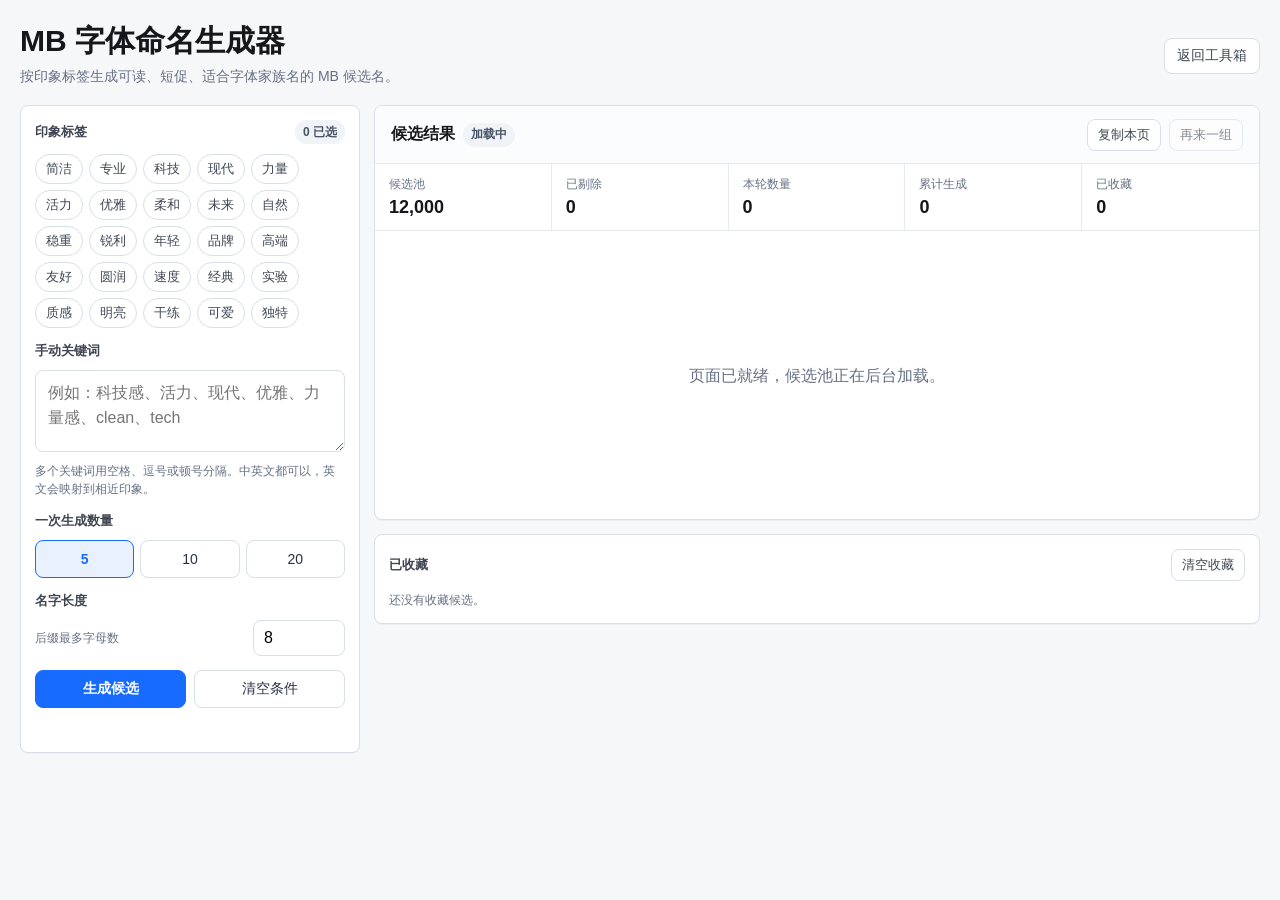
<file: tools/font-name/index.html>
<!DOCTYPE html>
<html lang="zh-CN">
<head>
<meta charset="UTF-8">
<meta name="viewport" content="width=device-width, initial-scale=1.0">
<title>MB 字体命名生成器 - LatinTools</title>
<style>
  :root {
    --bg: #f6f7f9;
    --panel: #ffffff;
    --panel-soft: #f0f3f7;
    --text: #15171a;
    --muted: #667085;
    --line: #d9dee7;
    --accent: #176bff;
    --accent-soft: #e9f1ff;
    --green: #12805c;
    --green-soft: #e9f7f1;
    --warn: #a15c00;
    --warn-soft: #fff4df;
    --radius: 8px;
    --shadow: 0 12px 30px rgba(15, 23, 42, 0.08);
  }

  * { box-sizing: border-box; }

  body {
    margin: 0;
    min-height: 100vh;
    background: var(--bg);
    color: var(--text);
    font-family: -apple-system, BlinkMacSystemFont, "Segoe UI", Arial, sans-serif;
  }

  button,
  textarea,
  input {
    font: inherit;
  }

  .page {
    width: min(1240px, calc(100% - 32px));
    margin: 0 auto;
    padding: 24px 0 40px;
  }

  .topbar {
    display: flex;
    align-items: center;
    justify-content: space-between;
    gap: 16px;
    margin-bottom: 18px;
  }

  .back-btn {
    display: inline-flex;
    align-items: center;
    height: 36px;
    padding: 0 12px;
    border: 1px solid var(--line);
    border-radius: var(--radius);
    background: var(--panel);
    color: #3f4652;
    text-decoration: none;
    font-size: 14px;
  }

  h1 {
    margin: 0;
    font-size: 30px;
    line-height: 1.15;
    letter-spacing: 0;
  }

  .subtitle {
    margin: 7px 0 0;
    color: var(--muted);
    font-size: 14px;
    line-height: 1.55;
  }

  .workspace {
    display: grid;
    grid-template-columns: 340px minmax(0, 1fr);
    gap: 14px;
    align-items: start;
  }

  .panel {
    border: 1px solid var(--line);
    border-radius: var(--radius);
    background: var(--panel);
    box-shadow: 0 1px 0 rgba(15, 23, 42, 0.03);
  }

  .control-panel {
    position: sticky;
    top: 16px;
    display: grid;
    gap: 14px;
    padding: 14px;
  }

  .control-group {
    display: grid;
    gap: 10px;
  }

  .group-title {
    display: flex;
    align-items: center;
    justify-content: space-between;
    gap: 10px;
    color: #3f4652;
    font-size: 13px;
    font-weight: 750;
  }

  .badge {
    display: inline-flex;
    align-items: center;
    min-height: 24px;
    border-radius: 999px;
    padding: 0 8px;
    background: var(--panel-soft);
    color: #485465;
    font-size: 12px;
    font-weight: 650;
  }

  .tags-wrap {
    display: flex;
    flex-wrap: wrap;
    gap: 6px;
  }

  .tag {
    min-height: 30px;
    border: 1px solid var(--line);
    border-radius: 999px;
    background: #fff;
    color: #3f4652;
    padding: 0 10px;
    cursor: pointer;
    font-size: 13px;
  }

  .tag:hover,
  .tag.active {
    border-color: var(--accent);
    background: var(--accent-soft);
    color: var(--accent);
  }

  textarea {
    width: 100%;
    min-height: 82px;
    resize: vertical;
    border: 1px solid var(--line);
    border-radius: var(--radius);
    padding: 10px 12px;
    outline: none;
    color: var(--text);
    background: #fff;
    line-height: 1.55;
  }

  textarea:focus,
  input:focus {
    border-color: var(--accent);
    box-shadow: 0 0 0 3px var(--accent-soft);
  }

  .hint {
    color: var(--muted);
    font-size: 12px;
    line-height: 1.5;
  }

  .field-row {
    display: grid;
    grid-template-columns: 1fr 92px;
    gap: 8px;
    align-items: center;
  }

  input[type="number"] {
    width: 100%;
    height: 36px;
    border: 1px solid var(--line);
    border-radius: var(--radius);
    padding: 0 10px;
    outline: none;
  }

  .segmented {
    display: grid;
    grid-template-columns: repeat(3, 1fr);
    gap: 6px;
  }

  .segmented button,
  .btn {
    height: 38px;
    border: 1px solid var(--line);
    border-radius: var(--radius);
    background: #fff;
    color: #273142;
    cursor: pointer;
    font-size: 14px;
  }

  .segmented button.active {
    border-color: var(--accent);
    background: var(--accent-soft);
    color: var(--accent);
    font-weight: 750;
  }

  .actions {
    display: grid;
    grid-template-columns: 1fr 1fr;
    gap: 8px;
  }

  .btn-primary {
    border-color: var(--accent);
    background: var(--accent);
    color: #fff;
    font-weight: 750;
  }

  .btn:hover,
  .segmented button:hover {
    filter: brightness(0.98);
  }

  .results-panel {
    overflow: hidden;
  }

  .results-head {
    display: grid;
    grid-template-columns: 1fr auto;
    gap: 12px;
    align-items: center;
    min-height: 58px;
    padding: 0 16px;
    border-bottom: 1px solid #e7ebf0;
    background: #fbfcfd;
  }

  .results-title {
    display: flex;
    align-items: center;
    gap: 8px;
    font-weight: 800;
  }

  .result-tools {
    display: flex;
    gap: 8px;
  }

  .tiny-btn {
    height: 32px;
    border: 1px solid var(--line);
    border-radius: var(--radius);
    background: #fff;
    color: #3f4652;
    padding: 0 10px;
    cursor: pointer;
    font-size: 13px;
  }

  .tiny-btn:disabled {
    cursor: not-allowed;
    opacity: 0.62;
  }

  .stats-strip {
    display: grid;
    grid-template-columns: repeat(5, 1fr);
    border-bottom: 1px solid #e7ebf0;
  }

  .stat {
    display: grid;
    gap: 4px;
    padding: 12px 14px;
    border-right: 1px solid #e7ebf0;
  }

  .stat:last-child { border-right: 0; }
  .stat-label { color: var(--muted); font-size: 12px; }
  .stat-value { font-size: 18px; font-weight: 800; }

  .results {
    display: grid;
    gap: 8px;
    padding: 14px;
  }

  .result-item {
    display: grid;
    grid-template-columns: minmax(170px, 1fr) 1.2fr auto;
    gap: 12px;
    align-items: center;
    min-height: 74px;
    border: 1px solid var(--line);
    border-radius: var(--radius);
    background: #fff;
    padding: 12px;
    transition: border-color 0.16s ease, box-shadow 0.16s ease;
  }

  .result-item:hover {
    border-color: rgba(23, 107, 255, 0.45);
    box-shadow: var(--shadow);
  }

  .result-name {
    display: grid;
    gap: 4px;
    min-width: 0;
  }

  .name-main {
    font-size: 23px;
    line-height: 1.1;
    font-weight: 850;
    letter-spacing: 0;
    color: #101418;
  }

  .name-sub {
    color: var(--muted);
    font-size: 12px;
    font-family: ui-monospace, SFMono-Regular, Menlo, Consolas, monospace;
  }

  .impression {
    display: flex;
    flex-wrap: wrap;
    gap: 6px;
  }

  .impression .badge {
    background: var(--panel-soft);
  }

  .result-actions {
    display: flex;
    gap: 6px;
  }

  .icon-btn {
    min-width: 42px;
    height: 36px;
    border: 1px solid var(--line);
    border-radius: var(--radius);
    background: #fff;
    color: #3f4652;
    cursor: pointer;
    padding: 0 10px;
    font-size: 13px;
  }

  .icon-btn.saved {
    border-color: var(--green);
    background: var(--green-soft);
    color: var(--green);
  }

  .empty {
    display: grid;
    place-items: center;
    min-height: 260px;
    color: var(--muted);
    text-align: center;
    line-height: 1.7;
  }

  .saved-panel {
    margin-top: 14px;
    padding: 14px;
  }

  .saved-head {
    display: flex;
    align-items: center;
    justify-content: space-between;
    gap: 12px;
    margin-bottom: 10px;
  }

  .saved-grid {
    display: flex;
    flex-wrap: wrap;
    gap: 8px;
  }

  .saved-chip {
    display: inline-flex;
    align-items: center;
    gap: 8px;
    min-height: 30px;
    border: 1px solid var(--line);
    border-radius: 999px;
    background: #fff;
    padding: 0 10px;
    color: #273142;
    font-size: 13px;
  }

  .saved-chip button {
    border: 0;
    background: transparent;
    color: var(--muted);
    cursor: pointer;
    padding: 0;
  }

  .toast {
    min-height: 20px;
    color: var(--green);
    font-size: 12px;
  }

  @media (max-width: 980px) {
    .workspace {
      grid-template-columns: 1fr;
    }

    .control-panel {
      position: static;
    }

    .result-item {
      grid-template-columns: 1fr;
    }

    .result-actions {
      justify-content: flex-start;
    }

    .stats-strip {
      grid-template-columns: repeat(2, 1fr);
    }
  }
</style>
</head>
<body>
<main class="page">
  <div class="topbar">
    <div>
      <h1>MB 字体命名生成器</h1>
      <p class="subtitle">按印象标签生成可读、短促、适合字体家族名的 MB 候选名。</p>
    </div>
    <a class="back-btn" href="../../index.html">返回工具箱</a>
  </div>

  <div class="workspace">
    <aside class="panel control-panel">
      <section class="control-group">
        <div class="group-title">
          <span>印象标签</span>
          <span class="badge" id="selectedCount">0 已选</span>
        </div>
        <div class="tags-wrap" id="tagGroup"></div>
      </section>

      <section class="control-group">
        <div class="group-title">手动关键词</div>
        <textarea id="customInput" placeholder="例如：科技感、活力、现代、优雅、力量感、clean、tech"></textarea>
        <div class="hint">多个关键词用空格、逗号或顿号分隔。中英文都可以，英文会映射到相近印象。</div>
      </section>

      <section class="control-group">
        <div class="group-title">一次生成数量</div>
        <div class="segmented" id="countButtons">
          <button data-count="5" class="active">5</button>
          <button data-count="10">10</button>
          <button data-count="20">20</button>
        </div>
      </section>

      <section class="control-group">
        <div class="group-title">名字长度</div>
        <div class="field-row">
          <span class="hint">后缀最多字母数</span>
          <input id="maxLength" type="number" min="3" max="8" value="8">
        </div>
      </section>

      <section class="control-group">
        <div class="actions">
          <button class="btn btn-primary" id="generateBtn" disabled>生成候选</button>
          <button class="btn" id="clearBtn">清空条件</button>
        </div>
        <div class="toast" id="toast" aria-live="polite"></div>
      </section>
    </aside>

    <section>
      <div class="panel results-panel">
        <div class="results-head">
          <div class="results-title">
            <span>候选结果</span>
            <span class="badge" id="modeNote">自由随机</span>
          </div>
          <div class="result-tools">
            <button class="tiny-btn" id="copyAllBtn">复制本页</button>
            <button class="tiny-btn" id="againBtn" disabled>再来一组</button>
          </div>
        </div>

        <div class="stats-strip">
          <div class="stat">
            <span class="stat-label">候选池</span>
            <span class="stat-value" id="poolSize">加载中</span>
          </div>
          <div class="stat">
            <span class="stat-label">已剔除</span>
            <span class="stat-value" id="excludedCount">0</span>
          </div>
          <div class="stat">
            <span class="stat-label">本轮数量</span>
            <span class="stat-value" id="currentCount">0</span>
          </div>
          <div class="stat">
            <span class="stat-label">累计生成</span>
            <span class="stat-value" id="totalCount">0</span>
          </div>
          <div class="stat">
            <span class="stat-label">已收藏</span>
            <span class="stat-value" id="savedCount">0</span>
          </div>
        </div>

        <div class="results" id="results">
          <div class="empty">页面已就绪，候选池正在后台加载。</div>
        </div>
      </div>

      <div class="panel saved-panel">
        <div class="saved-head">
          <div class="group-title">已收藏</div>
          <button class="tiny-btn" id="clearSavedBtn">清空收藏</button>
        </div>
        <div class="saved-grid" id="savedGrid"></div>
      </div>
    </section>
  </div>
</main>

<script>
const VOWELS = ['a','e','i','o','u','ae','ai','au','ea','ei','eo','eu','ia','ie','io','oa','oi','ou','ua','ue','ui'];
const STARTS = ['b','c','d','f','g','h','j','k','l','m','n','p','r','s','t','v','w','x','y','z'];
const BLENDS = ['br','bl','ch','cr','cl','dr','fr','fl','gl','gr','kr','ph','pl','pr','sc','sh','sk','sl','sm','sn','sp','st','sw','th','tr','tw','vr','wr','str','spr','scr','spl','thr'];
const CORES = ['', 'l','r','n','s','t','v','x','z','la','le','li','lo','lu','ra','re','ri','ro','ru','na','ne','ni','no','nu','sa','se','si','so','su','ta','te','ti','to','tu','va','ve','vi','vo','vu','za','ze','zi','zo','zu','ma','mi','mo','ka','ki','ko','da','di','do'];
const ENDINGS = ['', 'a','e','i','o','u','x','z','n','r','s','t','y','al','el','il','ol','ul','um','us','is','os','ar','er','or','en','on','an','am','em','im','ex','ix','ox','ux','ax','oz','iz','ia','io','eo','ua','ion','ium','ian','ine','ite','one','ose','ive','ous','ary','ory','est','ist','ate','ent','ant','eon','yne','cy','ly','ie','ey','le','et','ow','ew','ole','ule','old','eak','ook','arp','eal','eel','ics'];
const ROOTS = ['arc','ari','aura','axis','brio','cali','coda','core','dyna','elan','evo','flux','forma','halo','ion','luma','lumi','metro','mono','nexa','nova','omni','ora','pixel','prime','proto','pure','quant','rune','sora','sync','terra','type','ultra','valo','vera','viva','zen','zero','aero','alto','astra','baso','bloom','circa','crisp','delta','echo','ember','folio','glint','helio','kairo','lino','mira','moda','neo','nivo','orbit','pluma','prism','quora','rivo','serif','sola','sonic','tango','tempo','vanta','vecto','vista','zeta'];

const TAG_RULES = {
  '科技': ['ex','ix','ux','ion','ium','yne','cy'],
  '简洁': ['a','e','i','x','z','n','r','t'],
  '专业': ['um','us','is','os','er','or','ion','ive'],
  '现代': ['ix','ox','ux','ex','io','eo','ion','ist'],
  '力量': ['ox','ax','ex','or','ar','um','us','old','eak'],
  '活力': ['ix','ax','ex','oz','iz','am','em','ip','op'],
  '优雅': ['ia','io','ine','ite','ele','elle','ose'],
  '柔和': ['a','o','e','ia','ua','ine','ose','ule'],
  '未来': ['ex','ix','ux','eon','ion','ium','ics','yne'],
  '自然': ['a','o','e','ia','ea','oa','er','or','en','on'],
  '稳重': ['um','us','or','ar','old','eak','ook','on'],
  '锐利': ['x','z','ex','ix','ux','arp','im','em'],
  '年轻': ['ix','ax','ex','oz','iz','y','ly','ie','ey'],
  '品牌': ['um','us','is','os','er','or','ion','ive','ous'],
  '高端': ['um','us','ex','ix','ox','ion','eak','ose','ine'],
  '友好': ['a','o','e','ia','ea','oa','ly','er','or'],
  '圆润': ['a','o','ow','ew','ine','ose','ole','ule'],
  '速度': ['x','z','t','s','p','ex','ix','ux','er'],
  '经典': ['us','um','is','os','er','or','al','el','ine'],
  '实验': ['io','eo','oo','yx','yz','oz','ix','ux','ax'],
  '质感': ['um','us','is','os','ine','ose','eal','eel'],
  '明亮': ['a','e','i','o','ow','ew','er','or','ine'],
  '干练': ['x','z','t','s','p','ex','ix','ux','ar'],
  '可爱': ['a','o','e','y','ly','ie','ey','le','et'],
  '独特': ['x','z','y','k','v','io','eo','ux','oz','iz']
};

const TAG_ALIASES = {
  tech: '科技', technology: '科技', digital: '科技', future: '未来',
  clean: '简洁', simple: '简洁', minimal: '简洁',
  modern: '现代', pro: '专业', professional: '专业', brand: '品牌',
  elegant: '优雅', soft: '柔和', friendly: '友好', cute: '可爱',
  strong: '力量', power: '力量', speed: '速度', fast: '速度',
  premium: '高端', classic: '经典', sharp: '锐利', stable: '稳重'
};

const ALL_TAGS = ['简洁','专业','科技','现代','力量','活力','优雅','柔和','未来','自然','稳重','锐利','年轻','品牌','高端','友好','圆润','速度','经典','实验','质感','明亮','干练','可爱','独特'];
const TARGET_POOL_SIZE = 12000;
const BAKED_USED_NAME_KEYS_URL = '../../data/mb-used-name-keys.json';
const LOCAL_USED_NAME_STORAGE_KEYS = ['mb-used-name-keys', ['mb', 'not' + 'ion', 'used', 'name', 'keys'].join('-')];
const selectedTags = new Set();
let saved = JSON.parse(localStorage.getItem('mb-saved') || '[]');
let totalGenerated = 0;
let currentResults = [];
let generationCount = 5;
let suffixes = [];
let candidatePool = [];
let localUsedKeys = loadLocalUsedNameKeys();
let poolReady = false;

function titleCase(word) {
  return word.charAt(0).toUpperCase() + word.slice(1).toLowerCase();
}

function hashWord(word) {
  let hash = 2166136261;
  for (let i = 0; i < word.length; i++) {
    hash ^= word.charCodeAt(i);
    hash += (hash << 1) + (hash << 4) + (hash << 7) + (hash << 8) + (hash << 24);
  }
  return hash >>> 0;
}

function yieldToBrowser() {
  return new Promise(resolve => setTimeout(resolve, 0));
}

function normalizeNameKey(value) {
  return String(value || '')
    .normalize('NFKD')
    .replace(/[\u0300-\u036f]/g, '')
    .replace(/[^a-z0-9]/gi, '')
    .toLowerCase();
}

function loadLocalUsedNameKeys() {
  const keys = new Set();
  for (const storageKey of LOCAL_USED_NAME_STORAGE_KEYS) {
    try {
      const stored = JSON.parse(localStorage.getItem(storageKey) || '[]');
      if (Array.isArray(stored)) {
        stored.forEach(value => {
          const key = normalizeNameKey(value);
          if (key) keys.add(key);
        });
      }
    } catch (_) {}
  }
  return keys;
}

async function loadBakedUsedNameKeys() {
  try {
    const response = await fetch(BAKED_USED_NAME_KEYS_URL, { cache: 'no-store' });
    if (!response.ok) throw new Error('静态去重名单不可用');
    const data = await response.json();
    const keys = Array.isArray(data.keys) ? data.keys : [];
    keys.forEach(value => {
      const key = normalizeNameKey(value);
      if (key) localUsedKeys.add(key);
    });
  } catch (_) {}
}

function getCandidateKeys(item) {
  return [
    normalizeNameKey(item.word),
    normalizeNameKey(`MB${item.word}`)
  ];
}

async function buildWordSet(onProgress) {
  const set = new Set();
  const push = value => {
    const word = String(value).replace(/[^a-z]/gi, '').toLowerCase();
    if (word.length >= 2 && word.length <= 8 && isReadable(word)) set.add(word);
  };

  let step = 0;
  for (const start of [...STARTS, ...BLENDS]) {
    for (const vowel of VOWELS) {
      for (const end of ENDINGS) push(start + vowel + end);
      for (const core of CORES) {
        for (const end of ENDINGS) push(start + vowel + core + end);
      }

      step += 1;
      if (step % 8 === 0) {
        onProgress?.(Math.min(set.size, TARGET_POOL_SIZE));
        await yieldToBrowser();
      }
    }
  }

  for (const root of ROOTS) {
    for (const end of ENDINGS) push(root + end);
    for (const start of STARTS) push(start + root);
    if (++step % 8 === 0) {
      onProgress?.(Math.min(set.size, TARGET_POOL_SIZE));
      await yieldToBrowser();
    }
  }

  onProgress?.('排序中');
  await yieldToBrowser();

  return [...set]
    .sort((a, b) => hashWord(a) - hashWord(b))
    .slice(0, TARGET_POOL_SIZE)
    .map(word => {
      const name = titleCase(word);
      const vibes = inferVibes(name);
      return { word: name, vibes, meaning: vibes.join(' · ') };
    });
}

function isReadable(word) {
  const rareCount = (word.match(/[xzkvy]/g) || []).length;
  if (/[aeiou]{3,}/.test(word)) return false;
  if (/[bcdfghjklmnpqrstvwxyz]{4,}/.test(word)) return false;
  if (/(.)\1\1/.test(word)) return false;
  if (/^(vr|zr|xr|yk|yy)/.test(word)) return false;
  if (rareCount > 3) return false;
  return true;
}

function qualityScore(word) {
  const lower = word.toLowerCase();
  let score = 50;
  if (lower.length >= 4 && lower.length <= 6) score += 22;
  if (lower.length === 7) score += 10;
  if (/^[bcdfghjklmnpqrstvwxyz]?[aeiou]/.test(lower)) score += 8;
  if (/(a|e|i|o|n|r|s|t|x)$/.test(lower)) score += 8;
  if (/(ion|ium|ine|ora|era|ari|uma|exa|ixo|aro|ero)$/.test(lower)) score += 10;
  if (/[aeiou]{2}/.test(lower)) score -= 4;
  if (/[xzkvy]/.test(lower)) score -= 2;
  if (/(qx|zx|xv|vv|yy)/.test(lower)) score -= 20;
  return score;
}

function inferVibes(word) {
  const lower = word.toLowerCase();
  const vibes = new Set();

  for (const [tag, endings] of Object.entries(TAG_RULES)) {
    if (endings.some(end => lower.endsWith(end))) vibes.add(tag);
  }

  if (lower.length <= 4) vibes.add('简洁');
  if (/[xzkv]/.test(lower)) vibes.add('独特');
  if (/[xz]/.test(lower)) vibes.add('锐利');
  if (/(ia|io|ine|elle|ose)$/.test(lower)) vibes.add('优雅');
  if (/(um|us|or|ar|old)$/.test(lower)) vibes.add('稳重');
  if (/(a|o|e)$/.test(lower)) vibes.add('友好');
  if (vibes.size === 0) vibes.add('品牌');
  if (vibes.size === 1) vibes.add('好记');

  return [...vibes].filter(tag => ALL_TAGS.includes(tag) || tag === '好记').slice(0, 4);
}

function refreshCandidatePool() {
  candidatePool = suffixes.filter(item => !getCandidateKeys(item).some(key => localUsedKeys.has(key)));
}

function normalizeKeyword(value) {
  const key = value.toLowerCase().trim();
  return TAG_ALIASES[key] || value.trim();
}

function getKeywords() {
  const custom = document.getElementById('customInput').value
    .replace(/，|、/g, ',')
    .split(/[,\s]+/)
    .map(normalizeKeyword)
    .filter(Boolean);
  return [...new Set([...selectedTags, ...custom])];
}

function scoreItem(item, keywords) {
  const quality = qualityScore(item.word);
  if (!keywords.length) return quality * 10000 + (hashWord(item.word + totalGenerated) % 10000);
  let score = 0;
  for (const key of keywords) {
    for (const vibe of item.vibes) {
      if (vibe === key) score += 8;
      if (vibe.includes(key) || key.includes(vibe)) score += 3;
    }
    if (item.word.toLowerCase().includes(key.toLowerCase())) score += 2;
  }
  return score * 100000 + quality * 1000 + (hashWord(item.word + keywords.join('|') + totalGenerated) % 1000);
}

function generate() {
  if (!poolReady) {
    showToast('候选池还在加载');
    return;
  }
  const keywords = getKeywords();
  const maxLength = Math.max(3, Math.min(8, Number(document.getElementById('maxLength').value) || 8));
  const filtered = candidatePool.filter(item => item.word.length <= maxLength);
  const ranked = [...filtered].sort((a, b) => scoreItem(b, keywords) - scoreItem(a, keywords));
  currentResults = ranked.slice(0, generationCount);
  totalGenerated += currentResults.length;
  renderResults();
  renderStats(keywords);
}

function renderResults() {
  const container = document.getElementById('results');
  if (!currentResults.length) {
    container.innerHTML = `<div class="empty">${poolReady ? '选择印象或直接生成。候选名会以 MB 前缀显示。' : '页面已就绪，候选池正在后台加载。'}</div>`;
    return;
  }

  container.innerHTML = currentResults.map(item => {
    const fullName = `MB${item.word}`;
    const isSaved = saved.includes(item.word);
    return `
      <article class="result-item">
        <div class="result-name">
          <div class="name-main">${fullName}</div>
          <div class="name-sub">/em-bi-${item.word.toLowerCase()}/</div>
        </div>
        <div class="impression">
          ${item.vibes.map(vibe => `<span class="badge">${vibe}</span>`).join('')}
        </div>
        <div class="result-actions">
          <button class="icon-btn" data-copy="${fullName}">复制</button>
          <button class="icon-btn ${isSaved ? 'saved' : ''}" data-save="${item.word}">${isSaved ? '已收' : '收藏'}</button>
        </div>
      </article>
    `;
  }).join('');

  container.querySelectorAll('[data-copy]').forEach(button => {
    button.addEventListener('click', () => copyText(button.dataset.copy));
  });
  container.querySelectorAll('[data-save]').forEach(button => {
    button.addEventListener('click', () => toggleSave(button.dataset.save));
  });
}

async function copyText(value) {
  try {
    await navigator.clipboard.writeText(value);
  } catch (_) {
    const textarea = document.createElement('textarea');
    textarea.value = value;
    document.body.appendChild(textarea);
    textarea.select();
    document.execCommand('copy');
    textarea.remove();
  }
  showToast(`已复制 ${value}`);
}

function copyAll() {
  if (!currentResults.length) return showToast('没有可复制的候选');
  copyText(currentResults.map(item => `MB${item.word}`).join('\n'));
}

function toggleSave(word) {
  if (saved.includes(word)) {
    saved = saved.filter(item => item !== word);
  } else {
    saved.push(word);
  }
  localStorage.setItem('mb-saved', JSON.stringify(saved));
  renderResults();
  renderSaved();
  renderStats(getKeywords());
}

function renderSaved() {
  const grid = document.getElementById('savedGrid');
  if (!saved.length) {
    grid.innerHTML = '<span class="hint">还没有收藏候选。</span>';
  } else {
    grid.innerHTML = saved.map(word => `
      <span class="saved-chip">
        MB${word}
        <button data-remove="${word}" aria-label="移除">x</button>
      </span>
    `).join('');
    grid.querySelectorAll('[data-remove]').forEach(button => {
      button.addEventListener('click', () => {
        saved = saved.filter(item => item !== button.dataset.remove);
        localStorage.setItem('mb-saved', JSON.stringify(saved));
        renderSaved();
        renderResults();
        renderStats(getKeywords());
      });
    });
  }
  document.getElementById('savedCount').textContent = saved.length;
}

function renderStats(keywords = []) {
  document.getElementById('poolSize').textContent = poolReady ? candidatePool.length.toLocaleString() : '加载中';
  document.getElementById('excludedCount').textContent = (suffixes.length - candidatePool.length).toLocaleString();
  document.getElementById('currentCount').textContent = currentResults.length;
  document.getElementById('totalCount').textContent = totalGenerated;
  document.getElementById('savedCount').textContent = saved.length;
  document.getElementById('selectedCount').textContent = `${selectedTags.size} 已选`;
  document.getElementById('modeNote').textContent = poolReady ? (keywords.length ? keywords.slice(0, 4).join(' · ') : '自由随机') : '加载中';
}

function setPoolControlsEnabled(enabled) {
  document.getElementById('generateBtn').disabled = !enabled;
  document.getElementById('againBtn').disabled = !enabled;
}

async function bootCandidatePool() {
  setPoolControlsEnabled(false);
  renderResults();
  renderStats();

  const loadUsedKeysTask = loadBakedUsedNameKeys();
  suffixes = await buildWordSet(progress => {
    const poolSize = document.getElementById('poolSize');
    poolSize.textContent = typeof progress === 'number' ? progress.toLocaleString() : progress;
  });
  await loadUsedKeysTask;
  refreshCandidatePool();
  poolReady = true;
  setPoolControlsEnabled(true);
  renderResults();
  renderStats(getKeywords());

  if (localUsedKeys.size) {
    showToast(`已按本地去重名单剔除 ${suffixes.length - candidatePool.length} 个`);
  }
}

function renderTags() {
  const group = document.getElementById('tagGroup');
  group.innerHTML = ALL_TAGS.map(tag => `<button class="tag" data-tag="${tag}">${tag}</button>`).join('');
  group.querySelectorAll('[data-tag]').forEach(button => {
    button.addEventListener('click', () => {
      const tag = button.dataset.tag;
      if (selectedTags.has(tag)) selectedTags.delete(tag);
      else selectedTags.add(tag);
      button.classList.toggle('active', selectedTags.has(tag));
      renderStats(getKeywords());
    });
  });
}

function showToast(message) {
  const toast = document.getElementById('toast');
  toast.textContent = message;
  clearTimeout(showToast.timer);
  showToast.timer = setTimeout(() => {
    toast.textContent = '';
  }, 1800);
}

function clearFilters() {
  selectedTags.clear();
  document.getElementById('customInput').value = '';
  document.getElementById('maxLength').value = 8;
  document.querySelectorAll('.tag.active').forEach(tag => tag.classList.remove('active'));
  renderStats([]);
}

document.getElementById('generateBtn').addEventListener('click', generate);
document.getElementById('againBtn').addEventListener('click', generate);
document.getElementById('copyAllBtn').addEventListener('click', copyAll);
document.getElementById('clearBtn').addEventListener('click', clearFilters);
document.getElementById('clearSavedBtn').addEventListener('click', () => {
  saved = [];
  localStorage.removeItem('mb-saved');
  renderSaved();
  renderResults();
  renderStats(getKeywords());
});
document.getElementById('customInput').addEventListener('input', () => renderStats(getKeywords()));
document.getElementById('maxLength').addEventListener('input', () => renderStats(getKeywords()));
document.querySelectorAll('#countButtons button').forEach(button => {
  button.addEventListener('click', () => {
    generationCount = Number(button.dataset.count);
    document.querySelectorAll('#countButtons button').forEach(item => item.classList.remove('active'));
    button.classList.add('active');
  });
});

renderTags();
renderSaved();
renderStats();
setTimeout(bootCandidatePool, 0);
</script>
</body>
</html>
</file>
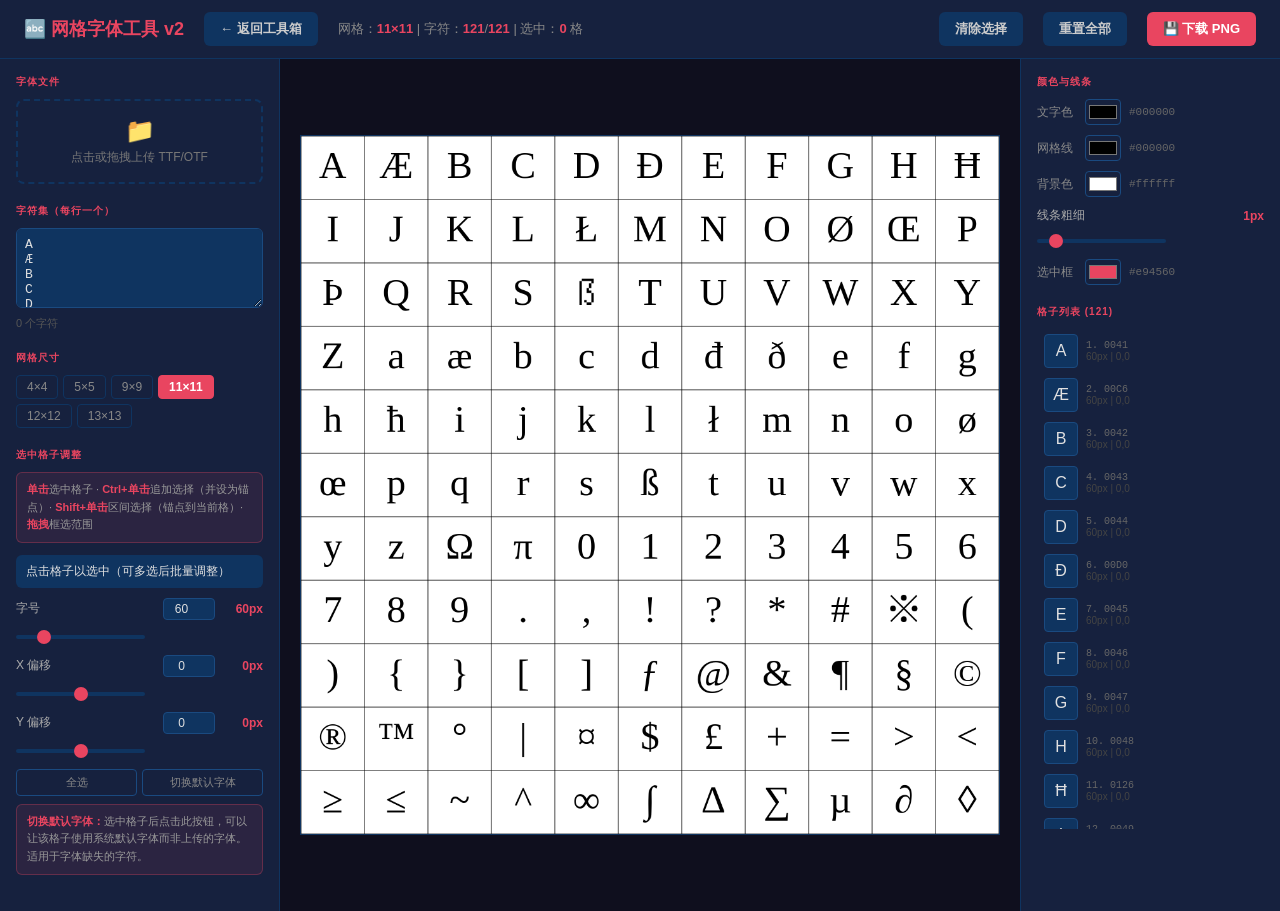
<file: tools/grid-font/index.html>
<!DOCTYPE html>
<html lang="zh-CN">
<head>
  <meta charset="UTF-8">
  <meta name="viewport" content="width=device-width, initial-scale=1.0">
  <title>网格字体工具 v2</title>
  <style>
    * { box-sizing: border-box; margin: 0; padding: 0; }

    body {
      font-family: -apple-system, BlinkMacSystemFont, "Segoe UI", Roboto, sans-serif;
      background: #1a1a2e;
      color: #e0e0e0;
      min-height: 100vh;
      display: flex;
      flex-direction: column;
    }

    /* 顶部 */
    .toolbar {
      background: #16213e;
      padding: 12px 24px;
      display: flex;
      align-items: center;
      gap: 20px;
      border-bottom: 1px solid #0f3460;
      flex-shrink: 0;
      flex-wrap: wrap;
    }

    .toolbar h1 {
      font-size: 18px;
      font-weight: 700;
      color: #e94560;
    }

    .toolbar-info {
      font-size: 13px;
      color: #888;
    }

    .toolbar-info span { color: #e94560; font-weight: 600; }

    .tb-spacer { flex: 1; }

    .tb-btn {
      padding: 8px 16px;
      border: none;
      border-radius: 6px;
      font-size: 13px;
      font-weight: 600;
      cursor: pointer;
      transition: all 0.2s;
      white-space: nowrap;
    }

    .tb-btn-primary { background: #e94560; color: white; }
    .tb-btn-primary:hover { background: #c73650; }
    .tb-btn-primary:disabled { background: #333; color: #666; cursor: not-allowed; }

    .tb-btn-secondary { background: #0f3460; color: #ccc; }
    .tb-btn-secondary:hover { background: #1a4a80; color: white; }

    /* 主布局 */
    .main {
      display: flex;
      flex: 1;
      overflow: hidden;
    }

    /* 左面板 */
    .panel-left {
      width: 280px;
      background: #16213e;
      padding: 16px;
      overflow-y: auto;
      border-right: 1px solid #0f3460;
      flex-shrink: 0;
    }

    .sec { margin-bottom: 20px; }

    .sec-title {
      font-size: 10px;
      font-weight: 700;
      text-transform: uppercase;
      letter-spacing: 0.1em;
      color: #e94560;
      margin-bottom: 10px;
    }

    /* 字体上传 */
    .font-drop {
      border: 2px dashed #0f3460;
      border-radius: 8px;
      padding: 16px;
      text-align: center;
      cursor: pointer;
      transition: all 0.2s;
    }

    .font-drop:hover, .font-drop.dragover { border-color: #e94560; background: rgba(233,69,96,0.05); }
    .font-drop input { display: none; }
    .font-drop-icon { font-size: 24px; margin-bottom: 4px; }
    .font-drop-text { font-size: 12px; color: #777; }
    .font-name { margin-top: 6px; font-size: 11px; color: #4ade80; word-break: break-all; display: none; }

    /* 字符输入 */
    .char-ta {
      width: 100%;
      min-height: 80px;
      background: #0f3460;
      border: 1px solid #1a4a80;
      border-radius: 6px;
      color: #e0e0e0;
      padding: 8px;
      font-size: 13px;
      font-family: monospace;
      resize: vertical;
    }

    .char-ta:focus { outline: none; border-color: #e94560; }
    .char-hint { font-size: 11px; color: #555; margin-top: 4px; }

    /* 网格预设 */
    .grid-presets { display: flex; flex-wrap: wrap; gap: 5px; }

    .grid-btn {
      padding: 4px 10px;
      border: 1px solid #0f3460;
      border-radius: 4px;
      background: transparent;
      color: #888;
      font-size: 12px;
      cursor: pointer;
      transition: all 0.15s;
    }

    .grid-btn:hover { border-color: #e94560; color: #e94560; }
    .grid-btn.active { background: #e94560; border-color: #e94560; color: white; font-weight: 600; }

    /* 提示框 */
    .hint {
      background: rgba(233,69,96,0.1);
      border: 1px solid rgba(233,69,96,0.3);
      border-radius: 6px;
      padding: 8px 10px;
      font-size: 11px;
      color: #999;
      line-height: 1.6;
      margin-bottom: 12px;
    }

    .hint strong { color: #e94560; }

    /* 选中信息 */
    .sel-info {
      background: #0f3460;
      border-radius: 6px;
      padding: 8px 10px;
      font-size: 12px;
      margin-bottom: 10px;
    }

    .sel-count { color: #e94560; font-weight: 700; }

    /* 滑块 */
    .slider-row { margin-bottom: 12px; }

    .slider-label {
      display: flex;
      justify-content: space-between;
      align-items: center;
      font-size: 12px;
      color: #aaa;
      margin-bottom: 5px;
    }

    .slider-label .val { color: #e94560; font-weight: 600; min-width: 40px; text-align: right; }

    .slider-row-inner {
      display: flex;
      align-items: center;
      gap: 8px;
    }

    input[type="range"] {
      flex: 1;
      -webkit-appearance: none;
      height: 4px;
      background: #0f3460;
      border-radius: 2px;
      cursor: pointer;
    }

    input[type="range"]::-webkit-slider-thumb {
      -webkit-appearance: none;
      width: 14px;
      height: 14px;
      background: #e94560;
      border-radius: 50%;
      cursor: pointer;
    }

    input[type="number"] {
      width: 52px;
      padding: 3px 5px;
      background: #0f3460;
      border: 1px solid #1a4a80;
      border-radius: 4px;
      color: #e0e0e0;
      font-size: 12px;
      text-align: center;
    }

    input[type="number"]:focus { outline: none; border-color: #e94560; }

    /* 画布区 */
    .canvas-area {
      flex: 1;
      display: flex;
      align-items: center;
      justify-content: center;
      padding: 20px;
      background: #0f0f1e;
      overflow: auto;
      min-width: 0;
    }

    #gridCanvas {
      cursor: crosshair;
      border: 1px solid #0f3460;
      max-width: 100%;
      max-height: calc(100vh - 80px);
    }

    /* 右面板 */
    .panel-right {
      width: 260px;
      background: #16213e;
      padding: 16px;
      overflow-y: auto;
      border-left: 1px solid #0f3460;
      flex-shrink: 0;
    }

    /* 颜色 */
    .color-row {
      display: flex;
      align-items: center;
      gap: 8px;
      margin-bottom: 10px;
    }

    .color-row label { font-size: 12px; color: #888; width: 40px; }

    input[type="color"] {
      width: 36px;
      height: 26px;
      border: 1px solid #1a4a80;
      border-radius: 4px;
      padding: 1px;
      cursor: pointer;
      background: transparent;
    }

    .color-hex { font-size: 11px; color: #666; font-family: monospace; }

    /* 线宽 */
    .line-width-row {
      display: flex;
      align-items: center;
      gap: 8px;
    }

    .line-width-row label { font-size: 12px; color: #888; }

    /* 单元格列表 */
    .cell-list-wrap { margin-top: 4px; }

    .cell-item {
      display: flex;
      align-items: center;
      gap: 8px;
      padding: 4px 6px;
      border-radius: 4px;
      cursor: pointer;
      border: 1px solid transparent;
      transition: all 0.1s;
    }

    .cell-item:hover { background: #0f3460; }
    .cell-item.selected { background: rgba(233,69,96,0.15); border-color: #e94560; }

    .cell-char-box {
      width: 34px;
      height: 34px;
      border: 1px solid #1a4a80;
      border-radius: 4px;
      display: flex;
      align-items: center;
      justify-content: center;
      font-size: 16px;
      background: #0f3460;
      flex-shrink: 0;
      overflow: hidden;
    }

    .cell-item.selected .cell-char-box { border-color: #e94560; }

    .cell-info { flex: 1; min-width: 0; }

    .cell-name { font-size: 10px; color: #666; font-family: monospace; }

    .cell-props { font-size: 10px; color: #444; }

    .cell-check { color: #e94560; font-size: 13px; width: 16px; text-align: center; }

    /* 批量操作按钮 */
    .batch-btns {
      display: flex;
      gap: 5px;
      margin-top: 8px;
    }

    .batch-btn {
      flex: 1;
      padding: 5px;
      border: 1px solid #1a4a80;
      border-radius: 4px;
      background: transparent;
      color: #888;
      font-size: 11px;
      cursor: pointer;
      text-align: center;
    }

    .batch-btn:hover { border-color: #e94560; color: #e94560; }

    /* scrollbar */
    ::-webkit-scrollbar { width: 4px; }
    ::-webkit-scrollbar-track { background: transparent; }
    ::-webkit-scrollbar-thumb { background: #0f3460; border-radius: 2px; }
  </style>
</head>
<body>

<div class="toolbar">
  <h1>🔤 网格字体工具 v2</h1>
  <button class="tb-btn tb-btn-secondary" onclick="location.href='../../index.html'">← 返回工具箱</button>
  <div class="toolbar-info">
    网格：<span id="infoGrid">11×11</span> | 字符：<span id="infoChars">0</span>/<span id="infoTotal">121</span> | 选中：<span id="infoSel">0</span> 格
  </div>
  <div class="tb-spacer"></div>
  <button class="tb-btn tb-btn-secondary" onclick="clearSel()">清除选择</button>
  <button class="tb-btn tb-btn-secondary" onclick="resetAll()">重置全部</button>
  <button class="tb-btn tb-btn-primary" id="dlBtn" onclick="downloadPNG()" disabled>💾 下载 PNG</button>
</div>

<div class="main">
  <!-- 左面板 -->
  <div class="panel-left">
    <div class="sec">
      <div class="sec-title">字体文件</div>
      <div class="font-drop" id="fontDrop" onclick="document.getElementById('fontFile').click()">
        <div class="font-drop-icon">📁</div>
        <div class="font-drop-text">点击或拖拽上传 TTF/OTF</div>
        <input type="file" id="fontFile" accept=".ttf,.otf,.woff,.woff2">
        <div class="font-name" id="fontName"></div>
      </div>
    </div>

    <div class="sec">
      <div class="sec-title">字符集（每行一个）</div>
      <textarea class="char-ta" id="charInput"></textarea>
      <div class="char-hint" id="charHint">0 个字符</div>
    </div>

    <div class="sec">
      <div class="sec-title">网格尺寸</div>
      <div class="grid-presets" id="gridPresets">
        <button class="grid-btn" data-g="4">4×4</button>
        <button class="grid-btn" data-g="5">5×5</button>
        <button class="grid-btn" data-g="9">9×9</button>
        <button class="grid-btn active" data-g="11">11×11</button>
        <button class="grid-btn" data-g="12">12×12</button>
        <button class="grid-btn" data-g="13">13×13</button>
      </div>
    </div>

    <div class="sec">
      <div class="sec-title">选中格子调整</div>
      <div class="hint">
        <strong>单击</strong>选中格子 · <strong>Ctrl+单击</strong>追加选择（并设为锚点）· <strong>Shift+单击</strong>区间选择（锚点到当前格）· <strong>拖拽</strong>框选范围
      </div>

      <div class="sel-info" id="selInfo">
        点击格子以选中（可多选后批量调整）
      </div>

      <div class="slider-row">
        <div class="slider-label">
          <span>字号</span>
          <div class="slider-row-inner">
            <input type="number" id="fsNum" value="60" min="5" max="300" onchange="applyFS(this.value)">
            <span class="val" id="fsVal">60px</span>
          </div>
        </div>
        <input type="range" id="fsSlider" value="60" min="5" max="300" oninput="applyFS(this.value)">
      </div>

      <div class="slider-row">
        <div class="slider-label">
          <span>X 偏移</span>
          <div class="slider-row-inner">
            <input type="number" id="oxNum" value="0" min="-200" max="200" onchange="applyOX(this.value)">
            <span class="val" id="oxVal">0px</span>
          </div>
        </div>
        <input type="range" id="oxSlider" value="0" min="-200" max="200" oninput="applyOX(this.value)">
      </div>

      <div class="slider-row">
        <div class="slider-label">
          <span>Y 偏移</span>
          <div class="slider-row-inner">
            <input type="number" id="oyNum" value="0" min="-200" max="200" onchange="applyOY(this.value)">
            <span class="val" id="oyVal">0px</span>
          </div>
        </div>
        <input type="range" id="oySlider" value="0" min="-200" max="200" oninput="applyOY(this.value)">
      </div>

      <div class="batch-btns">
        <button class="batch-btn" onclick="selAll()">全选</button>
        <button class="batch-btn" onclick="toggleDefaultFont()">切换默认字体</button>
      </div>
      <div class="hint" style="margin-top: 8px;">
        <strong>切换默认字体：</strong>选中格子后点击此按钮，可以让该格子使用系统默认字体而非上传的字体。适用于字体缺失的字符。
      </div>
    </div>
  </div>

  <!-- 画布 -->
  <div class="canvas-area">
    <canvas id="gridCanvas"></canvas>
  </div>

  <!-- 右面板 -->
  <div class="panel-right">
    <div class="sec">
      <div class="sec-title">颜色与线条</div>

      <div class="color-row">
        <label>文字色</label>
        <input type="color" id="textColor" value="#000000" oninput="updateColor('text', this.value)">
        <span class="color-hex" id="textColorHex">#000000</span>
      </div>

      <div class="color-row">
        <label>网格线</label>
        <input type="color" id="lineColor" value="#000000" oninput="updateColor('line', this.value)">
        <span class="color-hex" id="lineColorHex">#000000</span>
      </div>

      <div class="color-row">
        <label>背景色</label>
        <input type="color" id="bgColor" value="#ffffff" oninput="updateColor('bg', this.value)">
        <span class="color-hex" id="bgColorHex">#ffffff</span>
      </div>

      <div class="slider-row" style="margin-top:8px;">
        <div class="slider-label">
          <span>线条粗细</span>
          <span class="val" id="lwVal">1px</span>
        </div>
        <input type="range" id="lwSlider" value="1" min="0" max="10" step="0.5" oninput="applyLW(this.value)">
      </div>

      <div class="color-row" style="margin-top:4px;">
        <label>选中框</label>
        <input type="color" id="selColor" value="#e94560" oninput="updateColor('sel', this.value)">
        <span class="color-hex" id="selColorHex">#e94560</span>
      </div>
    </div>

    <div class="sec">
      <div class="sec-title">格子列表 (<span id="cellListCount">0</span>)</div>
      <div class="cell-list-wrap" id="cellList" style="max-height:500px;overflow-y:auto;"></div>
    </div>
  </div>
</div>

<script>
// ============================================================
// 状态
// ============================================================
let gridSize = 11;
let fontSize = 60;
let offsetX = 0;
let offsetY = 0;
let lineWidth = 1;
let textColor = '#000000';
let lineColor = '#000000';
let bgColor = '#ffffff';
let selColor = '#e94560';
let fontLoaded = false;
let fontFamily = 'sans-serif';
let fontDisplayName = '';

let selectedCells = new Set();   // 选中的格子索引
let cellData = [];               // 每个格子的 {fontSize, offsetX, offsetY}
let chars = [];                  // 字符数组

let anchorCell = null;  // Shift+区间选择的起始锚点

// 框选状态
let isBoxSelecting = false;
let boxStart = null;
let boxCells = new Set();

// 画布
const CELL_PX = 100; // 每格像素
const canvas = document.getElementById('gridCanvas');
const ctx = canvas.getContext('2d');

// ============================================================
// 工具函数
// ============================================================
function getCellCount() { return gridSize * gridSize; }

function cellIndex(row, col) { return row * gridSize + col; }
function cellRow(idx) { return Math.floor(idx / gridSize); }
function cellCol(idx) { return idx % gridSize; }

function initCellData() {
  const n = getCellCount();
  // 保留现有数据，只扩展不收缩
  for (let i = cellData.length; i < n; i++) {
    cellData[i] = { fontSize: fontSize, offsetX: 0, offsetY: 0, useDefaultFont: false };
  }
}

function syncSlidersToSelection() {
  if (selectedCells.size === 0) {
    // 无选中：用当前全局值
    setFS(fontSize);
    setOX(offsetX);
    setOY(offsetY);
  } else {
    // 取第一个选中格的值
    const first = cellData[[...selectedCells][0]];
    setFS(first.fontSize);
    setOX(first.offsetX);
    setOY(first.offsetY);
  }
}

function setFS(v) {
  fontSize = parseInt(v);
  document.getElementById('fsSlider').value = fontSize;
  document.getElementById('fsNum').value = fontSize;
  document.getElementById('fsVal').textContent = fontSize + 'px';
}

function setOX(v) {
  offsetX = parseInt(v);
  document.getElementById('oxSlider').value = offsetX;
  document.getElementById('oxNum').value = offsetX;
  document.getElementById('oxVal').textContent = offsetX + 'px';
}

function setOY(v) {
  offsetY = parseInt(v);
  document.getElementById('oySlider').value = offsetY;
  document.getElementById('oyNum').value = offsetY;
  document.getElementById('oyVal').textContent = offsetY + 'px';
}

function updateInfo() {
  const total = getCellCount();
  const filled = Math.min(chars.length, total);
  document.getElementById('infoGrid').textContent = `${gridSize}×${gridSize}`;
  document.getElementById('infoChars').textContent = filled;
  document.getElementById('infoTotal').textContent = total;
  document.getElementById('infoSel').textContent = selectedCells.size;
  document.getElementById('dlBtn').disabled = filled === 0;

  if (selectedCells.size === 0) {
    document.getElementById('selInfo').innerHTML = '点击格子以选中（可多选后批量调整）';
  } else {
    const names = [...selectedCells].slice(0, 5).map(i => chars[i] || `格${i+1}`).join('、');
    const more = selectedCells.size > 5 ? `…+${selectedCells.size-5}` : '';
    const anchorStr = anchorCell !== null ? ` | 锚点：<span style="color:#4ade80">${chars[anchorCell] || '格' + (anchorCell+1)}</span>` : '';
    document.getElementById('selInfo').innerHTML = `<span class="sel-count">${selectedCells.size}</span> 格：${names}${more}${anchorStr}`;
  }
}

function updateColor(type, val) {
  if (type === 'text') { textColor = val; document.getElementById('textColorHex').textContent = val; }
  else if (type === 'line') { lineColor = val; document.getElementById('lineColorHex').textContent = val; }
  else if (type === 'bg') { bgColor = val; document.getElementById('bgColorHex').textContent = val; }
  else if (type === 'sel') { selColor = val; document.getElementById('selColorHex').textContent = val; }
  render();
}

function applyLW(v) {
  lineWidth = parseFloat(v);
  document.getElementById('lwVal').textContent = lineWidth + 'px';
  render();
}

function applyFS(v) {
  fontSize = parseInt(v);
  document.getElementById('fsSlider').value = fontSize;
  document.getElementById('fsNum').value = fontSize;
  document.getElementById('fsVal').textContent = fontSize + 'px';
  applyToSelected('fontSize', fontSize);
}

function applyOX(v) {
  offsetX = parseInt(v);
  document.getElementById('oxSlider').value = offsetX;
  document.getElementById('oxNum').value = offsetX;
  document.getElementById('oxVal').textContent = offsetX + 'px';
  applyToSelected('offsetX', offsetX);
}

function applyOY(v) {
  offsetY = parseInt(v);
  document.getElementById('oySlider').value = offsetY;
  document.getElementById('oyNum').value = offsetY;
  document.getElementById('oyVal').textContent = offsetY + 'px';
  applyToSelected('offsetY', offsetY);
}

function applyToSelected(prop, val) {
  if (selectedCells.size === 0) {
    // 全局应用：所有格子用新值
    for (let i = 0; i < cellData.length; i++) {
      cellData[i][prop] = val;
    }
  } else {
    for (const idx of selectedCells) {
      cellData[idx][prop] = val;
    }
  }
  render();
  updateCellList();
}

// ============================================================
// 渲染
// ============================================================
function render() {
  const total = getCellCount();
  const W = gridSize * CELL_PX;
  const H = gridSize * CELL_PX;
  canvas.width = W;
  canvas.height = H;

  // 背景
  ctx.fillStyle = bgColor;
  ctx.fillRect(0, 0, W, H);

  // 网格线
  ctx.strokeStyle = lineColor;
  ctx.lineWidth = lineWidth;
  for (let i = 0; i <= gridSize; i++) {
    const p = i * CELL_PX;
    ctx.beginPath();
    ctx.moveTo(p, 0); ctx.lineTo(p, H); ctx.stroke();
    ctx.beginPath();
    ctx.moveTo(0, p); ctx.lineTo(W, p); ctx.stroke();
  }

  // 字符
  ctx.textBaseline = 'middle';
  ctx.textAlign = 'center';

  for (let i = 0; i < total; i++) {
    if (i >= chars.length) break;
    const cd = cellData[i] || { fontSize: fontSize, offsetX: 0, offsetY: 0, useDefaultFont: false };
    const row = cellRow(i);
    const col = cellCol(i);
    const cx = col * CELL_PX + CELL_PX / 2 + cd.offsetX;
    const cy = row * CELL_PX + CELL_PX / 2 + cd.offsetY;

    // 根据useDefaultFont决定使用哪个字体
    const ff = cd.useDefaultFont ? 'sans-serif' : fontFamily;
    ctx.font = `${cd.fontSize}px "${ff}"`;
    ctx.fillStyle = textColor;
    ctx.fillText(chars[i], cx, cy);
  }

  // 选中格子高亮
  for (const idx of selectedCells) {
    const row = cellRow(idx);
    const col = cellCol(idx);
    const x = col * CELL_PX;
    const y = row * CELL_PX;

    ctx.strokeStyle = selColor;
    ctx.lineWidth = 3;
    ctx.strokeRect(x + 2, y + 2, CELL_PX - 4, CELL_PX - 4);
  }

  // 框选预览
  if (isBoxSelecting && boxStart) {
    ctx.save();
    ctx.strokeStyle = selColor;
    ctx.lineWidth = 2;
    ctx.setLineDash([6, 4]);
    const x1 = Math.min(boxStart.x, boxCur.x);
    const y1 = Math.min(boxStart.y, boxCur.y);
    const x2 = Math.abs(boxCur.x - boxStart.x);
    const y2 = Math.abs(boxCur.y - boxStart.y);
    ctx.strokeRect(x1, y1, x2, y2);
    ctx.restore();
  }
}

// ============================================================
// 格子选择
// ============================================================
function getCellFromEvent(e) {
  const rect = canvas.getBoundingClientRect();
  const scaleX = canvas.width / rect.width;
  const scaleY = canvas.height / rect.height;
  const mx = (e.clientX - rect.left) * scaleX;
  const my = (e.clientY - rect.top) * scaleY;
  const col = Math.floor(mx / CELL_PX);
  const row = Math.floor(my / CELL_PX);
  if (row >= 0 && row < gridSize && col >= 0 && col < gridSize) {
    return { row, col, idx: cellIndex(row, col) };
  }
  return null;
}

canvas.addEventListener('mousedown', (e) => {
  const cell = getCellFromEvent(e);
  if (!cell) return;

  if (e.shiftKey) {
    // Shift+点击：区间选择（从锚点到当前格）
    if (anchorCell !== null) {
      const r1 = Math.min(cellRow(anchorCell), cell.row);
      const r2 = Math.max(cellRow(anchorCell), cell.row);
      const c1 = Math.min(cellCol(anchorCell), cell.col);
      const c2 = Math.max(cellCol(anchorCell), cell.col);
      selectedCells.clear();
      for (let r = r1; r <= r2; r++) {
        for (let c = c1; c <= c2; c++) {
          selectedCells.add(cellIndex(r, c));
        }
      }
    } else {
      // 无锚点时，视为追加选择
      if (selectedCells.has(cell.idx)) {
        selectedCells.delete(cell.idx);
      } else {
        selectedCells.add(cell.idx);
      }
    }
    syncSlidersToSelection();
    render();
    updateCellList();
  } else if (e.ctrlKey || e.metaKey) {
    // Ctrl+点击：追加/取消选择，并设为锚点
    if (selectedCells.has(cell.idx)) {
      selectedCells.delete(cell.idx);
    } else {
      selectedCells.add(cell.idx);
    }
    anchorCell = cell.idx;
    syncSlidersToSelection();
    render();
    updateCellList();
  } else {
    // 单击：开始框选，同时设为锚点
    anchorCell = cell.idx;
    isBoxSelecting = true;
    boxStart = { x: cell.col * CELL_PX + CELL_PX / 2, y: cell.row * CELL_PX + CELL_PX / 2 };
    boxCur = { ...boxStart };
    boxCells.clear();
  }
});

canvas.addEventListener('mousemove', (e) => {
  if (!isBoxSelecting) return;
  const rect = canvas.getBoundingClientRect();
  const scaleX = canvas.width / rect.width;
  const scaleY = canvas.height / rect.height;
  boxCur = {
    x: (e.clientX - rect.left) * scaleX,
    y: (e.clientY - rect.top) * scaleY
  };

  // 计算框选范围内的格子
  boxCells.clear();
  const x1 = Math.min(boxStart.x, boxCur.x);
  const y1 = Math.min(boxStart.y, boxCur.y);
  const x2 = Math.max(boxStart.x, boxCur.x);
  const y2 = Math.max(boxStart.y, boxCur.y);
  const c1 = Math.floor(x1 / CELL_PX);
  const r1 = Math.floor(y1 / CELL_PX);
  const c2 = Math.floor(x2 / CELL_PX);
  const r2 = Math.floor(y2 / CELL_PX);
  for (let r = r1; r <= r2; r++) {
    for (let c = c1; c <= c2; c++) {
      if (r >= 0 && r < gridSize && c >= 0 && c < gridSize) {
        boxCells.add(cellIndex(r, c));
      }
    }
  }
  render();

  // 预览框选
  ctx.save();
  ctx.strokeStyle = selColor;
  ctx.lineWidth = 2;
  ctx.setLineDash([6, 4]);
  ctx.strokeRect(x1, y1, x2 - x1, y2 - y1);
  ctx.restore();
});

let boxCur = { x: 0, y: 0 };

canvas.addEventListener('mouseup', (e) => {
  if (isBoxSelecting) {
    isBoxSelecting = false;
    // 有框选范围 → 添加框选结果；没有拖动 → 视为单击选中单个
    if (boxCells.size > 0) {
      for (const idx of boxCells) selectedCells.add(idx);
      anchorCell = [...boxCells][0];
    } else if (boxStart) {
      const cell = getCellFromEvent(e);
      if (cell) {
        selectedCells.clear();
        selectedCells.add(cell.idx);
        anchorCell = cell.idx;
      }
    }
    boxCells.clear();
    syncSlidersToSelection();
    render();
    updateCellList();
  }
});

// 触摸支持
canvas.addEventListener('touchstart', (e) => {
  e.preventDefault();
  const touch = e.touches[0];
  const mouseEvent = new MouseEvent('mousedown', {
    clientX: touch.clientX, clientY: touch.clientY,
    ctrlKey: e.ctrlKey, shiftKey: e.shiftKey, metaKey: e.metaKey
  });
  canvas.dispatchEvent(mouseEvent);
});

canvas.addEventListener('touchmove', (e) => {
  e.preventDefault();
  const touch = e.touches[0];
  const mouseEvent = new MouseEvent('mousemove', { clientX: touch.clientX, clientY: touch.clientY });
  canvas.dispatchEvent(mouseEvent);
});

canvas.addEventListener('touchend', (e) => {
  e.preventDefault();
  canvas.dispatchEvent(new MouseEvent('mouseup'));
});

// ============================================================
// 批量选择
// ============================================================
function selAll() {
  selectedCells.clear();
  for (let i = 0; i < getCellCount(); i++) selectedCells.add(i);
  syncSlidersToSelection();
  render();
  updateCellList();
}

function selRow() {
  if (selectedCells.size === 0) return;
  const rows = new Set([...selectedCells].map(cellRow));
  selectedCells.clear();
  for (const r of rows) {
    for (let c = 0; c < gridSize; c++) selectedCells.add(cellIndex(r, c));
  }
  syncSlidersToSelection();
  render();
  updateCellList();
}

function selCol() {
  if (selectedCells.size === 0) return;
  const cols = new Set([...selectedCells].map(cellCol));
  selectedCells.clear();
  for (const c of cols) {
    for (let r = 0; r < gridSize; r++) selectedCells.add(cellIndex(r, c));
  }
  syncSlidersToSelection();
  render();
  updateCellList();
}

function selSimilar() {
  if (selectedCells.size === 0) return;
  const ref = cellData[[...selectedCells][0]];
  selectedCells.clear();
  for (let i = 0; i < cellData.length; i++) {
    const cd = cellData[i];
    if (cd.fontSize === ref.fontSize && cd.offsetX === ref.offsetX && cd.offsetY === ref.offsetY) {
      selectedCells.add(i);
    }
  }
  syncSlidersToSelection();
  render();
  updateCellList();
}

function clearSel() {
  selectedCells.clear();
  anchorCell = null;
  syncSlidersToSelection();
  render();
  updateCellList();
}

function toggleDefaultFont() {
  if (selectedCells.size === 0) {
    alert('请先选中格子');
    return;
  }
  for (const idx of selectedCells) {
    if (!cellData[idx]) cellData[idx] = { fontSize: 60, offsetX: 0, offsetY: 0, useDefaultFont: false };
    cellData[idx].useDefaultFont = !cellData[idx].useDefaultFont;
  }
  render();
  updateCellList();
}

function resetAll() {
  if (!confirm('重置所有格子参数（字号/偏移）？')) return;
  for (let i = 0; i < cellData.length; i++) {
    cellData[i] = { fontSize: 60, offsetX: 0, offsetY: 0, useDefaultFont: false };
  }
  fontSize = 60; offsetX = 0; offsetY = 0;
  syncSlidersToSelection();
  render();
  updateCellList();
}

// ============================================================
// 格子列表（右侧面板）
// ============================================================
function updateCellList() {
  const total = getCellCount();
  const list = document.getElementById('cellList');
  document.getElementById('cellListCount').textContent = total;
  list.innerHTML = '';

  for (let i = 0; i < total; i++) {
    if (i >= chars.length) break;
    const cd = cellData[i] || { fontSize, offsetX, offsetY, useDefaultFont: false };
    const char = chars[i];
    const isSel = selectedCells.has(i);

    const item = document.createElement('div');
    item.className = 'cell-item' + (isSel ? ' selected' : '');
    const defaultFlag = cd.useDefaultFont ? ' <span style="color:#4ade80">[默认字体]</span>' : '';
    item.innerHTML = `
      <div class="cell-char-box">${char}</div>
      <div class="cell-info">
        <div class="cell-name">${i + 1}. ${char.charCodeAt(0).toString(16).toUpperCase().padStart(4, '0')}</div>
        <div class="cell-props">${cd.fontSize}px | ${cd.offsetX},${cd.offsetY}${defaultFlag}</div>
      </div>
      <div class="cell-check">${isSel ? '✓' : ''}</div>
    `;
    item.addEventListener('click', (ev) => {
      const idx = i;
      if (ev.shiftKey && anchorCell !== null) {
        const r1 = Math.min(cellRow(anchorCell), cellRow(idx));
        const r2 = Math.max(cellRow(anchorCell), cellRow(idx));
        const c1 = Math.min(cellCol(anchorCell), cellCol(idx));
        const c2 = Math.max(cellCol(anchorCell), cellCol(idx));
        selectedCells.clear();
        for (let r = r1; r <= r2; r++) {
          for (let c = c1; c <= c2; c++) {
            selectedCells.add(cellIndex(r, c));
          }
        }
      } else if (ev.ctrlKey || ev.metaKey) {
        if (selectedCells.has(idx)) selectedCells.delete(idx); else selectedCells.add(idx);
        anchorCell = idx;
      } else {
        selectedCells.clear();
        selectedCells.add(idx);
        anchorCell = idx;
      }
      syncSlidersToSelection();
      render();
      updateCellList();
    });
    list.appendChild(item);
  }
}

// ============================================================
// 字符输入
// ============================================================
document.getElementById('charInput').addEventListener('input', (e) => {
  const raw = e.target.value;
  // 按换行分割，非空
  chars = raw.split('\n').map(s => s.trim()).filter(s => s.length > 0);
  initCellData();
  updateInfo();
  updateCellList();
  render();
});

// ============================================================
// 网格预设
// ============================================================
document.querySelectorAll('.grid-btn').forEach(btn => {
  btn.addEventListener('click', () => {
    document.querySelectorAll('.grid-btn').forEach(b => b.classList.remove('active'));
    btn.classList.add('active');
    gridSize = parseInt(btn.dataset.g);
    selectedCells.clear();
    initCellData();
    syncSlidersToSelection();
    updateInfo();
    updateCellList();
    render();
  });
});

// ============================================================
// 字体加载
// ============================================================
document.getElementById('fontFile').addEventListener('change', async (e) => {
  const file = e.target.files[0];
  if (!file) return;
  await loadFont(file);
});

async function loadFont(file) {
  document.getElementById('fontName').textContent = '加载中...';
  document.getElementById('fontName').style.display = 'block';
  try {
    const buf = await file.arrayBuffer();
    const name = 'Font_' + Date.now();
    const face = new FontFace(name, buf);
    await face.load();
    document.fonts.add(face);
    await document.fonts.ready;
    fontLoaded = true;
    fontFamily = name;
    fontDisplayName = file.name.replace(/\.[^.]+$/, '');
    document.getElementById('fontName').textContent = '✓ ' + fontDisplayName;
    document.getElementById('fontName').style.color = '#4ade80';
    render();
  } catch (err) {
    fontLoaded = false;
    document.getElementById('fontName').textContent = '✗ 失败: ' + err.message;
    document.getElementById('fontName').style.color = '#f87171';
  }
}

// 拖拽
const fontDrop = document.getElementById('fontDrop');
fontDrop.addEventListener('dragover', e => { e.preventDefault(); fontDrop.classList.add('dragover'); });
fontDrop.addEventListener('dragleave', () => fontDrop.classList.remove('dragover'));
fontDrop.addEventListener('drop', async e => {
  e.preventDefault();
  fontDrop.classList.remove('dragover');
  const file = e.dataTransfer.files[0];
  if (file) {
    document.getElementById('fontFile').files = e.dataTransfer.files;
    await loadFont(file);
  }
});

// ============================================================
// 下载
// ============================================================
function downloadPNG() {
  // 临时清除选中框再渲染下载
  const savedSel = new Set(selectedCells);
  selectedCells.clear();
  render();
  const name = fontDisplayName || 'grid-font';
  const link = document.createElement('a');
  link.download = `${name}_${gridSize}x${gridSize}.png`;
  link.href = canvas.toDataURL('image/png');
  link.click();
  // 恢复选中
  selectedCells = savedSel;
  render();
}

// ============================================================
// 初始化
// ============================================================
// 加载 121.txt 作为默认字符集
(async () => {
  try {
    const res = await fetch('../../data/latin121.txt');
    if (res.ok) {
      const text = await res.text();
      chars = text.split('\n').map(s => s.trim()).filter(s => s.length > 0);
      document.getElementById('charInput').value = chars.join('\n');
    }
  } catch (_) {
    // 用默认字符
    chars = 'ABCDEFGHIJKLMNOPQRSTUVWXYZabcdefghijklmnopqrstuvwxyz0123456789'.split('');
    chars = chars.concat(['.', ',', '!', '?', '/', ':', ';', "'", '"']);
  }
  initCellData();
  syncSlidersToSelection();
  updateInfo();
  updateCellList();
  render();
})();
</script>
</body>
</html>
</file>
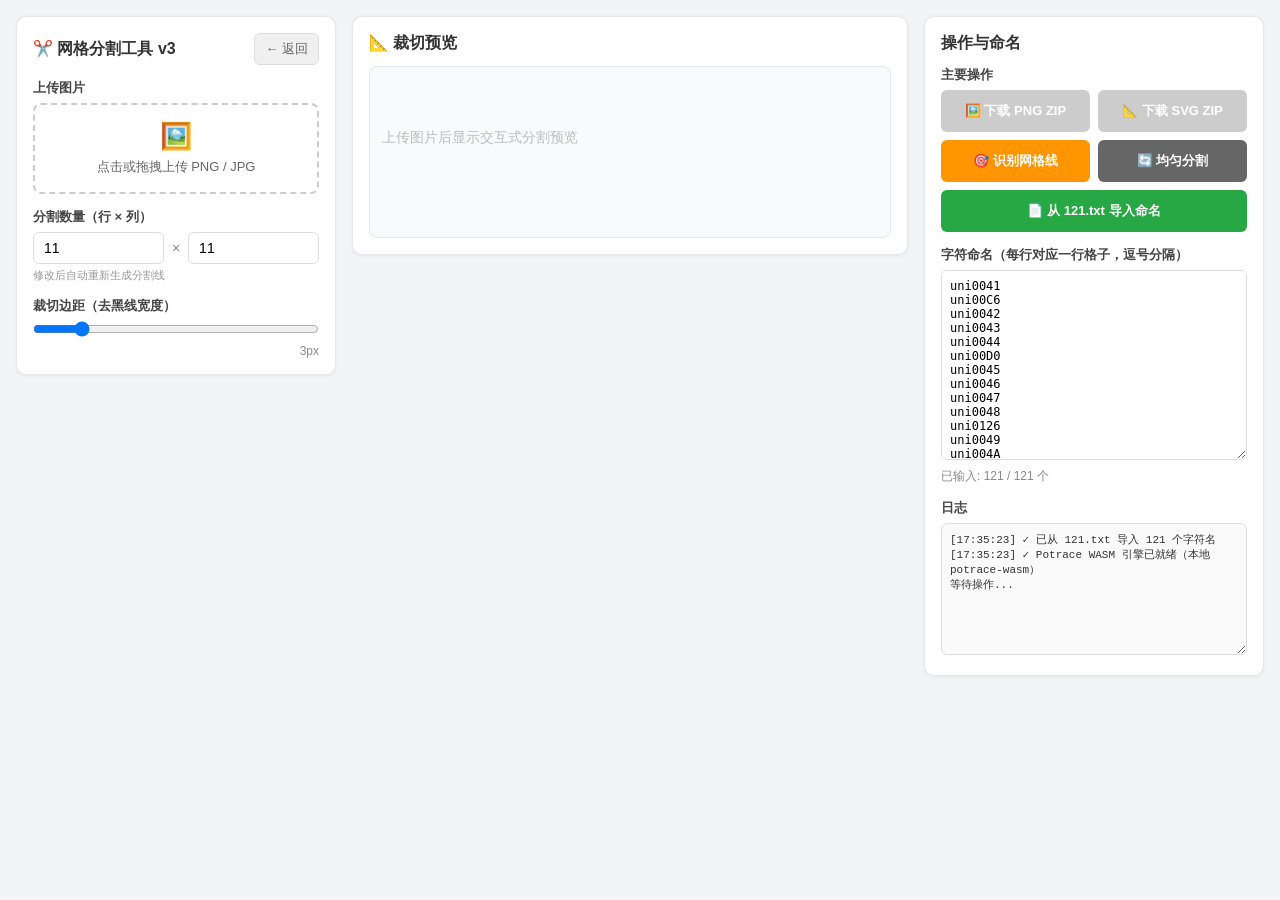
<file: tools/grid-split/index.html>
<!DOCTYPE html>
<html lang="zh-CN">
<head>
  <meta charset="UTF-8">
  <meta name="viewport" content="width=device-width, initial-scale=1.0">
  <title>网格图片分割工具 v3</title>
  <style>
    * { box-sizing: border-box; margin: 0; padding: 0; }

    body {
      font-family: -apple-system, BlinkMacSystemFont, "Segoe UI", Roboto, sans-serif;
      background: #f3f4f6;
      padding: 16px;
      color: #222;
    }

    .container {
      display: grid;
      grid-template-columns: 320px minmax(520px, 860px) 340px;
      gap: 16px;
      max-width: 1560px;
      margin: 0 auto;
      align-items: flex-start;
    }

    .panel {
      background: white;
      border: 1px solid #e5e7eb;
      border-radius: 10px;
      padding: 16px;
      box-shadow: 0 1px 4px rgba(15,23,42,0.06);
    }

    .controls, .side-panel {
      position: sticky;
      top: 16px;
      max-height: calc(100vh - 32px);
      overflow: auto;
    }

    .panel-head {
      display: flex;
      align-items: center;
      justify-content: space-between;
      gap: 12px;
      margin-bottom: 14px;
    }

    .panel-head h2 {
      font-size: 16px;
      color: #333;
      line-height: 1.2;
    }

    .back-btn {
      display: inline-block;
      padding: 6px 10px;
      background: #f0f0f0;
      border: 1px solid #ddd;
      border-radius: 6px;
      font-size: 13px;
      color: #666;
      cursor: pointer;
      text-decoration: none;
    }

    .back-btn:hover { background: #e0e0e0; color: #333; }

    .group { margin-bottom: 14px; }
    .group:last-child { margin-bottom: 0; }

    .group label {
      display: block;
      font-size: 13px;
      font-weight: 600;
      color: #444;
      margin-bottom: 6px;
    }

    .row2 {
      display: flex;
      align-items: center;
      gap: 8px;
    }

    .row2 input[type="number"] {
      flex: 1;
      padding: 7px 10px;
      border: 1px solid #ddd;
      border-radius: 6px;
      font-size: 14px;
    }

    .row2 span { color: #888; font-size: 14px; }

    .group input[type="range"] {
      width: 100%;
      cursor: pointer;
    }

    .val {
      text-align: right;
      font-size: 12px;
      color: #888;
      margin-top: 3px;
    }

    /* 上传区域 */
    .upload-area {
      border: 2px dashed #ccc;
      border-radius: 8px;
      padding: 16px 12px;
      text-align: center;
      cursor: pointer;
      transition: all 0.2s;
    }

    .upload-area:hover, .upload-area.dragover {
      border-color: #007AFF;
      background: #f0f7ff;
    }

    .upload-area input { display: none; }
    .upload-area .icon { font-size: 26px; }
    .upload-area .text { font-size: 13px; color: #666; margin-top: 6px; }
    .upload-area .loaded { font-size: 12px; color: #28a745; margin-top: 6px; font-weight: 600; }

    /* 日志文本框 */
    #logBox {
      width: 100%;
      height: 132px;
      padding: 8px;
      border: 1px solid #ddd;
      border-radius: 6px;
      font-size: 11px;
      font-family: 'Courier New', monospace;
      color: #333;
      background: #fafafa;
      resize: vertical;
      overflow-y: auto;
    }

    /* 字符命名 */
    textarea#charNames {
      width: 100%;
      height: 190px;
      padding: 8px;
      border: 1px solid #ddd;
      border-radius: 6px;
      font-size: 12px;
      font-family: monospace;
      resize: vertical;
    }

    .count-info { font-size: 12px; color: #888; margin-top: 4px; }
    .count-error { font-size: 12px; color: #dc3545; margin-top: 4px; display: none; }

    /* 按钮 */
    .btn {
      width: 100%;
      min-height: 42px;
      padding: 10px 12px;
      border: none;
      border-radius: 6px;
      font-size: 13px;
      font-weight: 600;
      cursor: pointer;
      margin: 0;
      line-height: 1.25;
    }

    .btn-primary { background: #007AFF; color: white; }
    .btn-primary:hover { background: #0056CC; }
    .btn-primary:disabled { background: #ccc; cursor: not-allowed; }

    .btn-svg {
      background: #34C759;
      color: white;
    }

    .btn-svg:hover { background: #248a3d; }
    .btn-svg:disabled { background: #ccc; cursor: not-allowed; }

    .btn-import { background: #28a745; color: #fff; }
    .btn-import:hover { background: #208838; }
    .btn-detect { background: #ff9500; color: #fff; }
    .btn-detect:hover { background: #d97800; }
    .btn-reset { background: #666; color: #fff; }
    .btn-reset:hover { background: #555; }

    .action-grid {
      display: grid;
      grid-template-columns: 1fr 1fr;
      gap: 8px;
    }

    .action-grid .wide { grid-column: 1 / -1; }

    .btn-sm {
      width: auto;
      padding: 6px 14px;
      font-size: 13px;
      margin-top: 6px;
      margin-right: 6px;
    }

    /* 右侧画布区域 */
    .canvas-panel {
      min-height: 200px;
      overflow: hidden;
    }

    .canvas-panel h2 {
      font-size: 16px;
      color: #333;
      margin-bottom: 12px;
    }

    .canvas-wrapper {
      position: relative;
      display: flex;
      justify-content: center;
      align-items: flex-start;
      width: 100%;
      max-height: calc(100vh - 150px);
      overflow: auto;
      background: #f9fafb;
      border: 1px solid #e5e7eb;
      border-radius: 8px;
      padding: 10px;
    }

    #mainCanvas {
      display: block;
      max-width: 100%;
      height: auto;
      cursor: default;
    }

    .empty-hint {
      color: #bbb;
      font-size: 14px;
      padding: 52px 0;
      text-align: center;
    }

    /* 状态栏 */
    .status-bar {
      display: flex;
      justify-content: space-between;
      align-items: center;
      gap: 12px;
      margin-top: 12px;
      padding: 10px 14px;
      background: #fafafa;
      border-radius: 8px;
      font-size: 12px;
      color: #666;
    }

    .status-bar .hint { color: #007AFF; font-weight: 500; }

    .mini-note {
      font-size: 11px;
      color: #999;
      margin-top: 4px;
    }

    /* 加载遮罩 */
    .overlay {
      position: fixed;
      inset: 0;
      background: rgba(0,0,0,0.45);
      display: flex;
      align-items: center;
      justify-content: center;
      z-index: 999;
    }

    .overlay .box {
      background: white;
      padding: 28px 48px;
      border-radius: 12px;
      text-align: center;
    }

    .overlay .spin {
      font-size: 30px;
      animation: spin 1s linear infinite;
      display: block;
    }

    @keyframes spin { to { transform: rotate(360deg); } }

    .hidden { display: none; }

    #cropCanvas { display: none; }

    .btn-row {
      display: flex;
      gap: 8px;
      margin-top: 8px;
    }

    .btn-row .btn {
      flex: 1;
      margin-top: 0;
    }

    @media (max-width: 1220px) {
      .container {
        grid-template-columns: 300px minmax(440px, 1fr);
      }

      .side-panel {
        grid-column: 1 / -1;
        position: static;
        max-height: none;
      }
    }

    @media (max-width: 860px) {
      body { padding: 10px; }
      .container { grid-template-columns: 1fr; }
      .controls, .side-panel {
        position: static;
        max-height: none;
      }
      .status-bar {
        align-items: flex-start;
        flex-direction: column;
      }
    }
  </style>
</head>
<body>

<div class="container">

  <!-- 左侧控制面板 -->
  <div class="controls panel">
    <div class="panel-head">
      <h2>✂️ 网格分割工具 v3</h2>
      <button class="back-btn" onclick="location.href='../../index.html'">← 返回</button>
    </div>

    <div class="group">
      <label>上传图片</label>
      <div class="upload-area" id="uploadArea">
        <div class="icon">🖼️</div>
        <div class="text">点击或拖拽上传 PNG / JPG</div>
        <div class="loaded hidden" id="loadedName"></div>
        <input type="file" id="imageFile" accept="image/*">
      </div>
    </div>

    <div class="group">
      <label>分割数量（行 × 列）</label>
      <div class="row2">
        <input type="number" id="gridRows" value="11" min="1" max="50">
        <span>×</span>
        <input type="number" id="gridCols" value="11" min="1" max="50">
      </div>
      <div class="mini-note">修改后自动重新生成分割线</div>
    </div>

    <div class="group">
      <label>裁切边距（去黑线宽度）</label>
      <input type="range" id="margin" value="3" min="0" max="20" step="1">
      <div class="val" id="marginVal">3px</div>
    </div>
  </div>

  <!-- 中间画布区域 -->
  <div class="canvas-panel panel">
    <h2>📐 裁切预览</h2>
    <div class="canvas-wrapper" id="canvasWrapper">
      <div class="empty-hint" id="emptyHint">上传图片后显示交互式分割预览</div>
      <canvas id="mainCanvas"></canvas>
    </div>
    <div class="status-bar hidden" id="statusBar">
      <span><span id="cellCount">0</span> 个区域 | 边距 <span id="marginDisplay">3</span>px</span>
      <span class="hint">💡 拖拽外框四边裁边 · 拖拽内部线调整格子</span>
    </div>
  </div>

  <!-- 右侧操作面板 -->
  <div class="side-panel panel">
    <div class="panel-head">
      <h2>操作与命名</h2>
    </div>

    <div class="group">
      <label>主要操作</label>
      <div class="action-grid">
        <button class="btn btn-primary" id="downloadPngBtn" onclick="doExportPng()" disabled>
          🖼️ 下载 PNG ZIP
        </button>
        <button class="btn btn-svg" id="downloadSvgBtn" onclick="doExportSvg()" disabled>
          📐 下载 SVG ZIP
        </button>
        <button class="btn btn-detect" onclick="autoDetectGridLines()">🎯 识别网格线</button>
        <button class="btn btn-reset" onclick="resetLines()">🔄 均匀分割</button>
        <button class="btn btn-import wide" onclick="load121txt()">📄 从 121.txt 导入命名</button>
      </div>
    </div>

    <div class="group">
      <label>字符命名（每行对应一行格子，逗号分隔）</label>
      <textarea id="charNames" placeholder="留空则自动命名 01,02,03..."></textarea>
      <div class="count-info" id="countInfo">已输入: 0 / 121 个</div>
      <div class="count-error" id="countError"></div>
    </div>

    <div class="group">
      <label>日志</label>
      <textarea id="logBox" readonly>等待操作...</textarea>
    </div>
  </div>

</div>

<canvas id="cropCanvas"></canvas>

<div class="overlay hidden" id="overlay">
  <div class="box">
    <span class="spin">⏳</span>
    <div style="margin-top:12px;font-size:14px;" id="overlayMsg">正在处理...</div>
    <div style="margin-top:6px;font-size:12px;color:#888" id="overlayProgress"></div>
  </div>
</div>

<script src="../../assets/vendor/jszip.min.js"></script>
<script src="./lib/potrace-wasm.js"></script>

<script>
// ── Potrace WASM 就绪通知 ──
// potrace-wasm.js 内嵌 base64 WASM (data URI)，无需外部 .wasm 文件
// 加载后自动导出: window.potraceFromImageData, window.potraceFromCanvas, window.potraceReady
if (window.potraceReady) {
  window.potraceReady.then(function () {
    console.log('[Potrace] WASM 引擎已就绪');
    if (typeof log === 'function') log('✓ Potrace WASM 引擎已就绪（本地 potrace-wasm）');
  }).catch(function (err) {
    console.error('[Potrace] WASM 加载失败:', err);
    if (typeof log === 'function') log('⚠️ Potrace WASM 加载失败，SVG 导出不可用');
  });
}
</script>
<script>
// ── 全局状态 ──
let sourceImage = null;
let sourceFileName = '';   // 原始文件名（不含扩展名）
let sourceFileExt = 'png'; // 原始扩展名
let ctxMain = null;
let ctxCrop = null;

// 分割线位置
let hLines = [];
let vLines = [];
let gridBounds = { left: 0, top: 0, right: 0, bottom: 0 };

// 拖拽状态
let dragState = null;

let displayScale = 1;

// ── DOM refs ──
const uploadArea   = document.getElementById('uploadArea');
const imageFile    = document.getElementById('imageFile');
const loadedName   = document.getElementById('loadedName');
const logBox       = document.getElementById('logBox');
const gridRows     = document.getElementById('gridRows');
const gridCols     = document.getElementById('gridCols');
const marginSlider = document.getElementById('margin');
const marginVal    = document.getElementById('marginVal');
const charNames    = document.getElementById('charNames');
const countInfo    = document.getElementById('countInfo');
const countError   = document.getElementById('countError');
const downloadPngBtn = document.getElementById('downloadPngBtn');
const downloadSvgBtn = document.getElementById('downloadSvgBtn');
const mainCanvas   = document.getElementById('mainCanvas');
const canvasWrapper = document.getElementById('canvasWrapper');
const cropCanvas   = document.getElementById('cropCanvas');
const overlay      = document.getElementById('overlay');
const overlayMsg    = document.getElementById('overlayMsg');
const overlayProg  = document.getElementById('overlayProgress');
const emptyHint    = document.getElementById('emptyHint');
const statusBar    = document.getElementById('statusBar');

ctxMain = mainCanvas.getContext('2d');
ctxCrop = cropCanvas.getContext('2d');

// ── 日志 ──
function log(msg) {
  const ts = new Date().toLocaleTimeString('zh-CN', { hour12: false });
  const el = logBox;
  el.value = `[${ts}] ${msg}\n` + el.value;
  el.scrollTop = 0;
}

// ── 上传 ──
uploadArea.addEventListener('click', () => imageFile.click());
uploadArea.addEventListener('dragover', e => { e.preventDefault(); uploadArea.classList.add('dragover'); });
uploadArea.addEventListener('dragleave', () => uploadArea.classList.remove('dragover'));
uploadArea.addEventListener('drop', e => {
  e.preventDefault();
  uploadArea.classList.remove('dragover');
  const f = e.dataTransfer.files[0];
  if (f && f.type.startsWith('image/')) loadImage(f);
});
imageFile.addEventListener('change', e => {
  const f = e.target.files[0];
  if (f) loadImage(f);
});

function loadImage(file) {
  // 解析文件名（不含扩展名）
  const name = file.name;
  const dot = name.lastIndexOf('.');
  sourceFileName = dot > 0 ? name.substring(0, dot) : name;
  sourceFileExt = dot > 0 ? name.substring(dot + 1).toLowerCase() : 'png';

  const reader = new FileReader();
  reader.onload = e => {
    const img = new Image();
    img.onload = () => {
      sourceImage = img;
      cropCanvas.width  = img.width;
      cropCanvas.height = img.height;
      ctxCrop.drawImage(img, 0, 0);

      loadedName.textContent = '✓ ' + name;
      loadedName.classList.remove('hidden');
      downloadPngBtn.disabled = false;
      downloadSvgBtn.disabled = false;

      log(`已导入: ${name} (${img.width}×${img.height})`);
      initLines();
      autoDetectGridLines({ silent: true });
      render();
    };
    img.src = e.target.result;
  };
  reader.readAsDataURL(file);
}

// ── 分割线初始化 ──
function initLines() {
  if (!sourceImage) return;
  const rows = parseInt(gridRows.value) || 1;
  const cols = parseInt(gridCols.value) || 1;
  const W = sourceImage.width;
  const H = sourceImage.height;
  gridBounds = { left: 0, top: 0, right: W, bottom: H };

  hLines = [];
  for (let i = 1; i < rows; i++) hLines.push(Math.round(H * i / rows));

  vLines = [];
  for (let j = 1; j < cols; j++) vLines.push(Math.round(W * j / cols));
}

function resetLines() {
  initLines();
  render();
  log('已重置为均匀分割线');
}

function smoothScores(scores, radius) {
  const out = new Array(scores.length).fill(0);
  let sum = 0;
  for (let i = 0; i < scores.length; i++) {
    sum += scores[i];
    if (i > radius) sum -= scores[i - radius - 1];
    const left = Math.max(0, i - radius);
    out[i] = sum / (i - left + 1);
  }
  sum = 0;
  const final = new Array(scores.length).fill(0);
  for (let i = scores.length - 1; i >= 0; i--) {
    sum += out[i];
    if (i < scores.length - radius - 1) sum -= out[i + radius + 1];
    const right = Math.min(scores.length - 1, i + radius);
    final[i] = sum / (right - i + 1);
  }
  return final;
}

function getDarkProjection(imageData, width, height, axis) {
  const data = imageData.data;
  const length = axis === 'x' ? width : height;
  const scores = new Array(length).fill(0);

  for (let y = 0; y < height; y++) {
    for (let x = 0; x < width; x++) {
      const p = (y * width + x) * 4;
      if (data[p + 3] < 24) continue;
      const lum = data[p] * 0.299 + data[p + 1] * 0.587 + data[p + 2] * 0.114;
      if (lum < 130) scores[axis === 'x' ? x : y]++;
    }
  }

  return smoothScores(scores, 1);
}

function findGridPeaks(scores) {
  const maxScore = Math.max(...scores);
  if (maxScore <= 0) return [];

  const avg = scores.reduce((sum, n) => sum + n, 0) / scores.length;
  const threshold = Math.max(maxScore * 0.42, avg + (maxScore - avg) * 0.38);
  const peaks = [];
  let start = -1;
  let scoreSum = 0;
  let weightedSum = 0;
  let bestScore = 0;

  for (let i = 0; i <= scores.length; i++) {
    const score = i < scores.length ? scores[i] : 0;
    if (score >= threshold) {
      if (start < 0) {
        start = i;
        scoreSum = 0;
        weightedSum = 0;
        bestScore = 0;
      }
      scoreSum += score;
      weightedSum += score * i;
      bestScore = Math.max(bestScore, score);
    } else if (start >= 0) {
      peaks.push({
        center: scoreSum ? weightedSum / scoreSum : (start + i - 1) / 2,
        start,
        end: i - 1,
        score: bestScore
      });
      start = -1;
    }
  }

  return peaks;
}

function pickDetectedLines(peaks, divisions, start, end) {
  const lines = [];
  const size = end - start;
  const approxCell = size / divisions;
  const searchRadius = Math.max(12, approxCell * 0.36);

  for (let i = 1; i < divisions; i++) {
    const expected = start + size * i / divisions;
    const candidates = peaks
      .map(peak => ({ peak, dist: Math.abs(peak.center - expected) }))
      .filter(item => item.dist <= searchRadius)
      .sort((a, b) => (b.peak.score / (1 + b.dist)) - (a.peak.score / (1 + a.dist)));
    lines.push(Math.round(candidates[0] ? candidates[0].peak.center : expected));
  }

  return lines;
}

function pickBoundaryPeak(peaks, expected, size, searchRadius) {
  const candidates = peaks
    .map(peak => ({ peak, dist: Math.abs(peak.center - expected) }))
    .filter(item => item.dist <= searchRadius)
    .sort((a, b) => (b.peak.score / (1 + b.dist)) - (a.peak.score / (1 + a.dist)));
  if (!candidates[0]) return Math.round(expected);
  return Math.round(candidates[0].peak.center);
}

function countMovedLines(detected, uniform) {
  let moved = 0;
  for (let i = 0; i < detected.length; i++) {
    if (Math.abs(detected[i] - uniform[i]) > 1) moved++;
  }
  return moved;
}

function autoDetectGridLines(options = {}) {
  if (!sourceImage) return;

  const rows = parseInt(gridRows.value) || 1;
  const cols = parseInt(gridCols.value) || 1;
  const W = sourceImage.width;
  const H = sourceImage.height;
  const imageData = ctxCrop.getImageData(0, 0, W, H);

  const uniformH = [];
  for (let i = 1; i < rows; i++) uniformH.push(Math.round(H * i / rows));
  const uniformV = [];
  for (let j = 1; j < cols; j++) uniformV.push(Math.round(W * j / cols));

  const hPeaks = findGridPeaks(getDarkProjection(imageData, W, H, 'y'));
  const vPeaks = findGridPeaks(getDarkProjection(imageData, W, H, 'x'));

  const hCell = H / rows;
  const vCell = W / cols;
  gridBounds = {
    left: pickBoundaryPeak(vPeaks, 0, W, Math.max(10, vCell * 0.28)),
    top: pickBoundaryPeak(hPeaks, 0, H, Math.max(10, hCell * 0.28)),
    right: pickBoundaryPeak(vPeaks, W, W, Math.max(10, vCell * 0.28)),
    bottom: pickBoundaryPeak(hPeaks, H, H, Math.max(10, hCell * 0.28))
  };
  hLines = pickDetectedLines(hPeaks, rows, gridBounds.top, gridBounds.bottom);
  vLines = pickDetectedLines(vPeaks, cols, gridBounds.left, gridBounds.right);
  render();

  if (!options.silent) {
    const moved = countMovedLines(hLines, uniformH) + countMovedLines(vLines, uniformV);
    log(`✓ 已自动识别网格线：横线 ${hLines.length} 条，竖线 ${vLines.length} 条，调整 ${moved} 条`);
  }
}

// ── 控件变化 ──
gridRows.addEventListener('input', () => { updateCountInfo(); initLines(); autoDetectGridLines({ silent: true }); render(); });
gridCols.addEventListener('input', () => { updateCountInfo(); initLines(); autoDetectGridLines({ silent: true }); render(); });
charNames.addEventListener('input', updateCountInfo);
marginSlider.addEventListener('input', () => {
  marginVal.textContent = marginSlider.value + 'px';
  document.getElementById('marginDisplay').textContent = marginSlider.value;
  if (sourceImage) render();
});
window.addEventListener('resize', () => {
  if (sourceImage) render();
});

function parseNames() {
  const text = charNames.value.trim();
  if (!text) return [];
  return text.split('\n')
    .flatMap(line => line.split(',').map(s => s.trim()))
    .filter(s => s);
}

function updateCountInfo() {
  const total = (parseInt(gridRows.value) || 1) * (parseInt(gridCols.value) || 1);
  const names = parseNames();
  countInfo.textContent = `已输入: ${names.length} / ${total} 个`;
  if (names.length > 0 && names.length !== total) {
    countError.textContent = `⚠️ 数量不匹配！需要 ${total} 个`;
    countError.style.display = 'block';
  } else {
    countError.style.display = 'none';
  }
}

// ── 从 121.txt 加载 ──
async function load121txt() {
  try {
    const resp = await fetch('../../data/121.txt');
    if (!resp.ok) throw new Error('文件读取失败');
    const text = await resp.text();
    charNames.value = text;
    updateCountInfo();
    const count = parseNames().length;
    log(`✓ 已从 121.txt 导入 ${count} 个字符名`);
  } catch (e) {
    log(`✗ 读取 121.txt 失败: ${e.message}`);
  }
}

// 页面加载时自动尝试读取 121.txt
window.addEventListener('DOMContentLoaded', () => {
  load121txt();
});

// ── 渲染 ──
function render() {
  if (!sourceImage) return;

  const rows   = parseInt(gridRows.value) || 1;
  const cols   = parseInt(gridCols.value) || 1;
  const margin = parseInt(marginSlider.value) || 0;
  const W = sourceImage.width;
  const H = sourceImage.height;

  const wrapperW = Math.max(320, canvasWrapper.clientWidth - 22);
  const wrapperH = Math.max(320, window.innerHeight - 170);
  const maxPreviewSize = 650;
  const maxW = Math.min(maxPreviewSize, wrapperW);
  const maxH = Math.min(maxPreviewSize, wrapperH);
  displayScale = Math.min(maxW / W, maxH / H, 0.85);

  const dW = Math.round(W * displayScale);
  const dH = Math.round(H * displayScale);
  const bLeft = Math.round(gridBounds.left * displayScale);
  const bTop = Math.round(gridBounds.top * displayScale);
  const bRight = Math.round(gridBounds.right * displayScale);
  const bBottom = Math.round(gridBounds.bottom * displayScale);

  mainCanvas.width  = dW;
  mainCanvas.height = dH;

  ctxMain.drawImage(sourceImage, 0, 0, dW, dH);

  if (margin > 0) {
    const cropBand = margin * displayScale;
    ctxMain.fillStyle = 'rgba(255,59,48,0.22)';

    // 预览真实导出时会被裁掉的区域：外边裁 margin，内线两侧各裁 margin。
    ctxMain.fillRect(bLeft, bTop, bRight - bLeft, cropBand);
    ctxMain.fillRect(bLeft, Math.max(bTop, bBottom - cropBand), bRight - bLeft, cropBand);
    ctxMain.fillRect(bLeft, bTop, cropBand, bBottom - bTop);
    ctxMain.fillRect(Math.max(bLeft, bRight - cropBand), bTop, cropBand, bBottom - bTop);

    for (let i = 0; i < hLines.length; i++) {
      const y = hLines[i] * displayScale;
      ctxMain.fillRect(bLeft, Math.max(bTop, y - cropBand), bRight - bLeft, cropBand * 2);
    }

    for (let j = 0; j < vLines.length; j++) {
      const x = vLines[j] * displayScale;
      ctxMain.fillRect(Math.max(bLeft, x - cropBand), bTop, cropBand * 2, bBottom - bTop);
    }
  }

  const lineW = Math.max(2, Math.min(5, margin * displayScale + 1));
  ctxMain.lineWidth = lineW;
  ctxMain.strokeStyle = '#FF3B30';
  ctxMain.setLineDash([]);

  // 外框四边也是分割边界，向内收半个线宽保证完整可见。
  const halfLine = lineW / 2;
  ctxMain.strokeRect(
    bLeft + halfLine,
    bTop + halfLine,
    Math.max(1, bRight - bLeft - lineW),
    Math.max(1, bBottom - bTop - lineW)
  );

  drawEdgeHandle((bLeft + bRight) / 2, Math.max(7, bTop), 'ns');
  drawEdgeHandle((bLeft + bRight) / 2, Math.min(dH - 7, bBottom), 'ns');
  drawEdgeHandle(Math.max(7, bLeft), (bTop + bBottom) / 2, 'ew');
  drawEdgeHandle(Math.min(dW - 7, bRight), (bTop + bBottom) / 2, 'ew');

  // 横线
  for (let i = 0; i < hLines.length; i++) {
    const y = Math.round(hLines[i] * displayScale);
    ctxMain.beginPath();
    ctxMain.moveTo(bLeft, y);
    ctxMain.lineTo(bRight, y);
    ctxMain.stroke();

    ctxMain.fillStyle = '#FF3B30';
    ctxMain.beginPath();
    ctxMain.arc(bRight - 10, y, 6, 0, Math.PI * 2);
    ctxMain.fill();
    ctxMain.fillStyle = 'white';
    ctxMain.beginPath();
    ctxMain.arc(bRight - 10, y, 3, 0, Math.PI * 2);
    ctxMain.fill();
  }

  // 竖线
  for (let j = 0; j < vLines.length; j++) {
    const x = Math.round(vLines[j] * displayScale);
    ctxMain.beginPath();
    ctxMain.moveTo(x, bTop);
    ctxMain.lineTo(x, bBottom);
    ctxMain.stroke();

    ctxMain.fillStyle = '#FF3B30';
    ctxMain.beginPath();
    ctxMain.arc(x, bBottom - 10, 6, 0, Math.PI * 2);
    ctxMain.fill();
    ctxMain.fillStyle = 'white';
    ctxMain.beginPath();
    ctxMain.arc(x, bBottom - 10, 3, 0, Math.PI * 2);
    ctxMain.fill();
  }

  emptyHint.classList.add('hidden');
  statusBar.classList.remove('hidden');
  document.getElementById('cellCount').textContent = rows * cols;
}

// ── 拖拽 ──
function drawEdgeHandle(x, y, direction) {
  ctxMain.save();
  ctxMain.fillStyle = '#FF3B30';
  ctxMain.strokeStyle = 'white';
  ctxMain.lineWidth = 2;
  ctxMain.beginPath();
  ctxMain.arc(x, y, 7, 0, Math.PI * 2);
  ctxMain.fill();
  ctxMain.stroke();

  ctxMain.strokeStyle = 'white';
  ctxMain.lineWidth = 1.5;
  ctxMain.beginPath();
  if (direction === 'ns') {
    ctxMain.moveTo(x - 3, y - 1);
    ctxMain.lineTo(x, y - 4);
    ctxMain.lineTo(x + 3, y - 1);
    ctxMain.moveTo(x - 3, y + 1);
    ctxMain.lineTo(x, y + 4);
    ctxMain.lineTo(x + 3, y + 1);
  } else {
    ctxMain.moveTo(x - 1, y - 3);
    ctxMain.lineTo(x - 4, y);
    ctxMain.lineTo(x - 1, y + 3);
    ctxMain.moveTo(x + 1, y - 3);
    ctxMain.lineTo(x + 4, y);
    ctxMain.lineTo(x + 1, y + 3);
  }
  ctxMain.stroke();
  ctxMain.restore();
}

function getDragBounds(type, index) {
  const gap = 8;
  if (type === 'h') {
    return {
      minBound: index > 0 ? hLines[index - 1] + gap : gridBounds.top + gap,
      maxBound: index < hLines.length - 1 ? hLines[index + 1] - gap : gridBounds.bottom - gap
    };
  }
  if (type === 'top') {
    return {
      minBound: 0,
      maxBound: hLines.length ? hLines[0] - gap : gridBounds.bottom - gap
    };
  }
  if (type === 'bottom') {
    return {
      minBound: hLines.length ? hLines[hLines.length - 1] + gap : gridBounds.top + gap,
      maxBound: sourceImage.height
    };
  }
  if (type === 'left') {
    return {
      minBound: 0,
      maxBound: vLines.length ? vLines[0] - gap : gridBounds.right - gap
    };
  }
  if (type === 'right') {
    return {
      minBound: vLines.length ? vLines[vLines.length - 1] + gap : gridBounds.left + gap,
      maxBound: sourceImage.width
    };
  }
  return {
    minBound: index > 0 ? vLines[index - 1] + gap : gridBounds.left + gap,
    maxBound: index < vLines.length - 1 ? vLines[index + 1] - gap : gridBounds.right - gap
  };
}

function getMousePos(e) {
  const rect = mainCanvas.getBoundingClientRect();
  const clientX = e.touches ? e.touches[0].clientX : e.clientX;
  const clientY = e.touches ? e.touches[0].clientY : e.clientY;
  const scaleX = mainCanvas.width / rect.width;
  const scaleY = mainCanvas.height / rect.height;
  return {
    x: (clientX - rect.left) * scaleX / displayScale,
    y: (clientY - rect.top) * scaleY / displayScale
  };
}

function hitTest(pos) {
  const threshold = 15 / displayScale;
  const withinX = pos.x >= gridBounds.left - threshold && pos.x <= gridBounds.right + threshold;
  const withinY = pos.y >= gridBounds.top - threshold && pos.y <= gridBounds.bottom + threshold;

  if (withinX && Math.abs(pos.y - gridBounds.top) < threshold) return { type: 'top' };
  if (withinX && Math.abs(pos.y - gridBounds.bottom) < threshold) return { type: 'bottom' };
  if (withinY && Math.abs(pos.x - gridBounds.left) < threshold) return { type: 'left' };
  if (withinY && Math.abs(pos.x - gridBounds.right) < threshold) return { type: 'right' };

  for (let i = 0; i < hLines.length; i++) {
    if (Math.abs(pos.y - hLines[i]) < threshold) return { type: 'h', index: i };
  }
  for (let j = 0; j < vLines.length; j++) {
    if (Math.abs(pos.x - vLines[j]) < threshold) return { type: 'v', index: j };
  }
  return null;
}

function startDrag(hit, pos) {
  const bounds = getDragBounds(hit.type, hit.index);
  const startValMap = {
    h: () => hLines[hit.index],
    v: () => vLines[hit.index],
    top: () => gridBounds.top,
    bottom: () => gridBounds.bottom,
    left: () => gridBounds.left,
    right: () => gridBounds.right
  };
  dragState = {
    type: hit.type,
    index: hit.index,
    startVal: startValMap[hit.type](),
    startPos: pos,
    minBound: bounds.minBound,
    maxBound: bounds.maxBound
  };
}

function moveDrag(pos) {
  if (!dragState) return;
  if (dragState.type === 'h' || dragState.type === 'top' || dragState.type === 'bottom') {
    let newY = dragState.startVal + (pos.y - dragState.startPos.y);
    newY = Math.max(dragState.minBound, Math.min(dragState.maxBound, newY));
    if (dragState.type === 'h') hLines[dragState.index] = Math.round(newY);
    if (dragState.type === 'top') gridBounds.top = Math.round(newY);
    if (dragState.type === 'bottom') gridBounds.bottom = Math.round(newY);
  } else {
    let newX = dragState.startVal + (pos.x - dragState.startPos.x);
    newX = Math.max(dragState.minBound, Math.min(dragState.maxBound, newX));
    if (dragState.type === 'v') vLines[dragState.index] = Math.round(newX);
    if (dragState.type === 'left') gridBounds.left = Math.round(newX);
    if (dragState.type === 'right') gridBounds.right = Math.round(newX);
  }
  render();
}

function cursorForHit(hit) {
  if (!hit) return 'default';
  return (hit.type === 'h' || hit.type === 'top' || hit.type === 'bottom') ? 'ns-resize' : 'ew-resize';
}

mainCanvas.addEventListener('mousedown', e => {
  if (!sourceImage) return;
  const pos = getMousePos(e);
  const hit = hitTest(pos);
  if (!hit) return;
  e.preventDefault();
  startDrag(hit, pos);
  mainCanvas.style.cursor = cursorForHit(hit);
});

mainCanvas.addEventListener('mousemove', e => {
  if (!sourceImage) return;
  const pos = getMousePos(e);
  if (dragState) {
    e.preventDefault();
    moveDrag(pos);
  } else {
    const hit = hitTest(pos);
    mainCanvas.style.cursor = cursorForHit(hit);
  }
});

mainCanvas.addEventListener('mouseup', () => {
  dragState = null;
  mainCanvas.style.cursor = 'default';
});

mainCanvas.addEventListener('mouseleave', () => {
  dragState = null;
});

mainCanvas.addEventListener('touchstart', e => {
  if (!sourceImage) return;
  const pos = getMousePos(e);
  const hit = hitTest(pos);
  if (!hit) return;
  e.preventDefault();
  startDrag(hit, pos);
}, { passive: false });

mainCanvas.addEventListener('touchmove', e => {
  if (!dragState || !sourceImage) return;
  e.preventDefault();
  moveDrag(getMousePos(e));
}, { passive: false });

mainCanvas.addEventListener('touchend', () => { dragState = null; });

// ── PNG 导出 ──
async function doExportPng() {
  if (!sourceImage) return;

  const rows   = parseInt(gridRows.value) || 1;
  const cols   = parseInt(gridCols.value) || 1;
  const margin = parseInt(marginSlider.value) || 0;
  const names  = parseNames();
  const total  = rows * cols;

  if (names.length > 0 && names.length !== total) {
    log(`⚠️ 字符命名数量不匹配！需要 ${total} 个，当前 ${names.length} 个`);
    return;
  }

  const allY = [gridBounds.top, ...hLines, gridBounds.bottom];
  const allX = [gridBounds.left, ...vLines, gridBounds.right];

  overlay.classList.remove('hidden');
  overlayMsg.textContent = '正在分割 PNG...';
  const zip = new JSZip();

  for (let r = 0; r < rows; r++) {
    for (let c = 0; c < cols; c++) {
      const i = r * cols + c;
      const sx = allX[c] + margin;
      const sy = allY[r] + margin;
      const sw = allX[c + 1] - allX[c] - margin * 2;
      const sh = allY[r + 1] - allY[r] - margin * 2;
      if (sw <= 0 || sh <= 0) continue;

      const cc = document.createElement('canvas');
      cc.width = sw; cc.height = sh;
      cc.getContext('2d').drawImage(cropCanvas, sx, sy, sw, sh, 0, 0, sw, sh);
      const blob = await new Promise(res => cc.toBlob(res, 'image/png'));
      const filename = (names[i] || String(i + 1).padStart(2, '0')) + '.png';
      zip.file(filename, blob);
      overlayProg.textContent = `${i + 1} / ${total}`;
    }
  }

  overlayProg.textContent = '正在打包...';
  const zipBlob = await zip.generateAsync({ type: 'blob' });
  downloadBlob(zipBlob, `${sourceFileName}_png.zip`);
  overlay.classList.add('hidden');
  log(`✓ PNG ZIP 已下载: ${sourceFileName}_png.zip (${total} 个)`);
}

// ── PNG → SVG 转换（使用 potrace-wasm 的 loadFromCanvas API）──
async function pngToSvg(canvas, targetWidth) {
  const ratio = canvas.height / canvas.width;
  const targetHeight = Math.round(targetWidth * ratio);

  // 等待 WASM 引擎就绪
  if (window.potraceReady) {
    await window.potraceReady.catch(function (err) {
      throw new Error('Potrace WASM 加载失败: ' + err.message);
    });
  }

  // potraceFromCanvas 返回完整 SVG 字符串（含 <svg> 标签，坐标为像素尺寸）
  if (typeof window.potraceFromCanvas !== 'function') {
    throw new Error('Potrace API 不可用（potraceFromCanvas 未定义）');
  }
  const svgRaw = await window.potraceFromCanvas(canvas);

  if (!svgRaw || !svgRaw.trim()) {
    return '<svg xmlns="http://www.w3.org/2000/svg" width="' + targetWidth + '" height="' + targetHeight + '" viewBox="0 0 ' + canvas.width + ' ' + canvas.height + '"></svg>';
  }

  // 替换 SVG 的 width/height 为目标尺寸，保留原始 viewBox 供精确缩放
  var svgFixed = svgRaw
    .replace(/width="[^"]*"/, 'width="' + targetWidth + '"')
    .replace(/height="[^"]*"/, 'height="' + targetHeight + '"');

  return svgFixed;
}

// ── SVG 导出 ──
async function doExportSvg() {
  if (!sourceImage) return;

  const rows   = parseInt(gridRows.value) || 1;
  const cols   = parseInt(gridCols.value) || 1;
  const margin = parseInt(marginSlider.value) || 0;
  const names  = parseNames();
  const total  = rows * cols;
  const TARGET_W = 400;

  if (names.length > 0 && names.length !== total) {
    log(`⚠️ 字符命名数量不匹配！需要 ${total} 个，当前 ${names.length} 个`);
    return;
  }

  const allY = [gridBounds.top, ...hLines, gridBounds.bottom];
  const allX = [gridBounds.left, ...vLines, gridBounds.right];

  overlay.classList.remove('hidden');
  overlayMsg.textContent = '正在分割并转换为 SVG...';
  const zip = new JSZip();

  for (let r = 0; r < rows; r++) {
    for (let c = 0; c < cols; c++) {
      const i = r * cols + c;
      const sx = allX[c] + margin;
      const sy = allY[r] + margin;
      const sw = allX[c + 1] - allX[c] - margin * 2;
      const sh = allY[r + 1] - allY[r] - margin * 2;
      if (sw <= 0 || sh <= 0) continue;

      // 裁切并转 SVG
      const cc = document.createElement('canvas');
      cc.width = sw; cc.height = sh;
      const tctx = cc.getContext('2d');
      tctx.drawImage(cropCanvas, sx, sy, sw, sh, 0, 0, sw, sh);

      // 直接传入 canvas，loadFromCanvas 内部读取 imageData
      const svgStr = await pngToSvg(cc, TARGET_W);
      const filename = (names[i] || String(i + 1).padStart(2, '0')) + '.svg';
      zip.file(filename, svgStr);

      overlayProg.textContent = `${i + 1} / ${total}`;
    }
  }

  overlayProg.textContent = '正在打包...';
  const zipBlob = await zip.generateAsync({ type: 'blob' });
  downloadBlob(zipBlob, `${sourceFileName}_svg.zip`);
  overlay.classList.add('hidden');
  log(`✓ SVG ZIP 已下载: ${sourceFileName}_svg.zip (${total} 个，宽度 ${TARGET_W})`);
}

// ── 通用下载 ──
function downloadBlob(blob, filename) {
  const a = document.createElement('a');
  a.href = URL.createObjectURL(blob);
  a.download = filename;
  a.click();
}
</script>
</body>
</html>
</file>
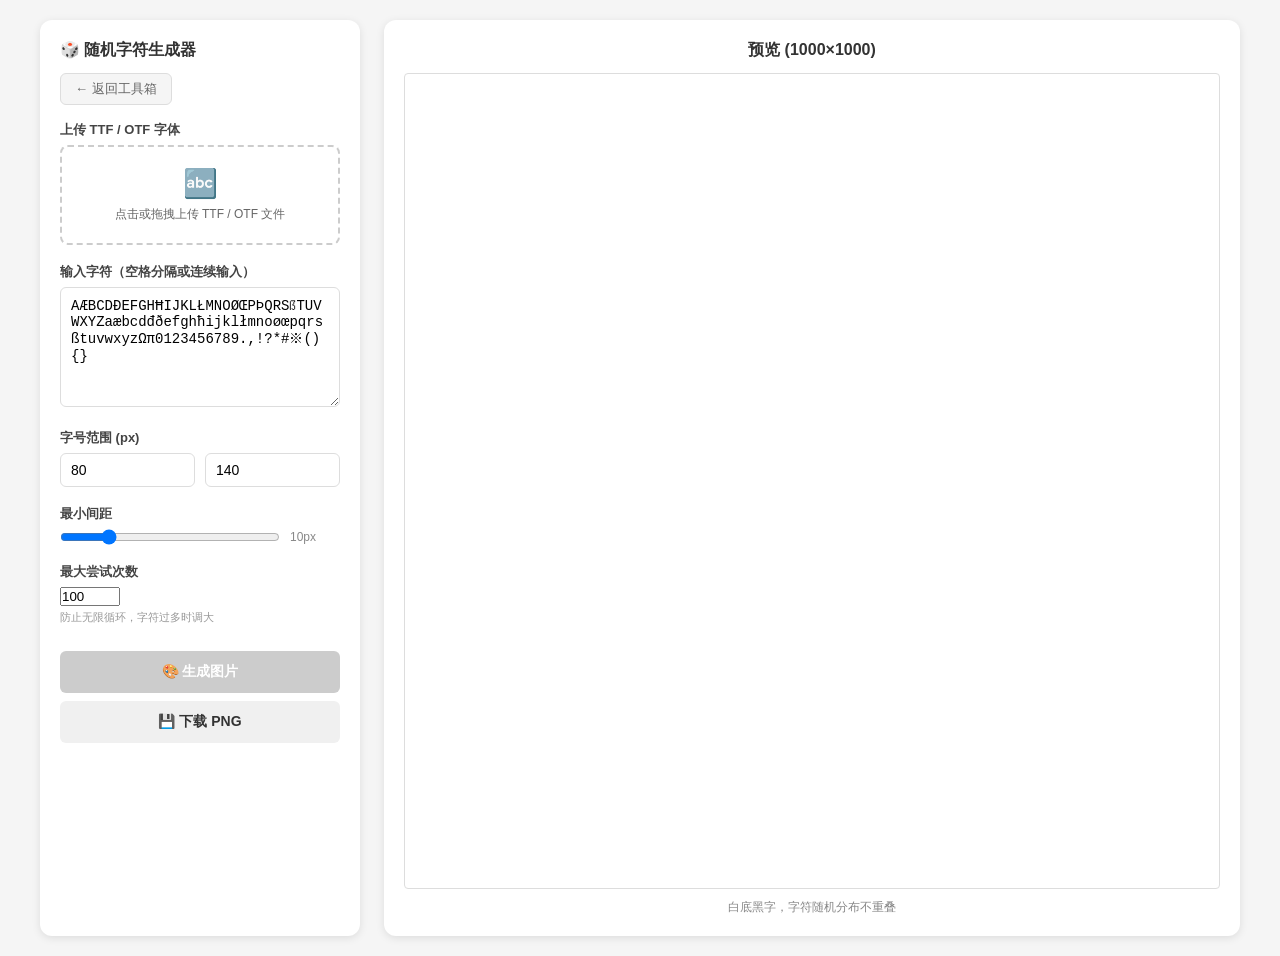
<file: tools/random-char/index.html>
<!DOCTYPE html>
<html lang="zh-CN">
<head>
  <meta charset="UTF-8">
  <meta name="viewport" content="width=device-width, initial-scale=1.0">
  <title>随机字符生成器</title>
  <script src="../../assets/vendor/opentype.min.js"></script>
  <style>
    * { box-sizing: border-box; margin: 0; padding: 0; }
    body {
      font-family: -apple-system, BlinkMacSystemFont, "Segoe UI", Roboto, sans-serif;
      background: #f5f5f5;
      padding: 20px;
    }
    .container {
      max-width: 1200px;
      margin: 0 auto;
      display: flex;
      gap: 24px;
    }
    .panel {
      background: white;
      border-radius: 12px;
      padding: 20px;
      box-shadow: 0 2px 8px rgba(0,0,0,0.1);
    }
    .controls {
      width: 320px;
      flex-shrink: 0;
    }
    .preview {
      flex: 1;
      display: flex;
      flex-direction: column;
      align-items: center;
    }
    h2 {
      font-size: 16px;
      margin-bottom: 12px;
      color: #333;
    }

    .back-btn {
      display: inline-block;
      margin-bottom: 16px;
      padding: 6px 14px;
      background: #f5f5f5;
      border: 1px solid #ddd;
      border-radius: 6px;
      font-size: 13px;
      color: #666;
      text-decoration: none;
    }

    .back-btn:hover { background: #e8e8e8; color: #333; }

    .group {
      margin-bottom: 18px;
    }
    .group label {
      display: block;
      font-size: 13px;
      font-weight: 600;
      color: #444;
      margin-bottom: 6px;
    }
    .upload-area {
      border: 2px dashed #ccc;
      border-radius: 8px;
      padding: 20px;
      text-align: center;
      cursor: pointer;
      transition: all 0.2s;
    }
    .upload-area:hover, .upload-area.dragover {
      border-color: #007AFF;
      background: #f0f7ff;
    }
    .upload-area input { display: none; }
    .upload-area .icon { font-size: 28px; }
    .upload-area .text { font-size: 12px; color: #666; margin-top: 6px; }
    .upload-area .loaded { font-size: 12px; color: #28a745; margin-top: 6px; font-weight: 600; }
    .hidden { display: none; }
    textarea {
      width: 100%;
      height: 120px;
      padding: 10px;
      border: 1px solid #ddd;
      border-radius: 6px;
      font-size: 14px;
      resize: vertical;
      font-family: monospace;
    }
    .row2 {
      display: flex;
      gap: 10px;
    }
    .row2 input {
      flex: 1;
      padding: 8px 10px;
      border: 1px solid #ddd;
      border-radius: 6px;
      font-size: 14px;
    }
    .range-row {
      display: flex;
      align-items: center;
      gap: 10px;
    }
    .range-row input[type="range"] {
      flex: 1;
    }
    .range-row span {
      font-size: 12px;
      color: #888;
      min-width: 50px;
    }
    .btn {
      width: 100%;
      padding: 12px;
      border: none;
      border-radius: 6px;
      font-size: 14px;
      font-weight: 600;
      cursor: pointer;
      margin-top: 8px;
    }
    .btn-primary { background: #007AFF; color: white; }
    .btn-primary:hover { background: #0056CC; }
    .btn-primary:disabled { background: #ccc; cursor: not-allowed; }
    .btn-secondary { background: #f0f0f0; color: #333; }
    .btn-secondary:hover { background: #e0e0e0; }
    canvas {
      border: 1px solid #ddd;
      border-radius: 4px;
      max-width: 100%;
    }
    .info {
      font-size: 12px;
      color: #888;
      margin-top: 10px;
    }
    .stats {
      font-size: 12px;
      color: #666;
      margin-top: 10px;
      padding: 10px;
      background: #f9f9f9;
      border-radius: 6px;
    }
  </style>
</head>
<body>

<div class="container">
  <!-- 左侧控制面板 -->
  <div class="panel controls">
    <h2>🎲 随机字符生成器</h2>
    <a class="back-btn" href="../../index.html">← 返回工具箱</a>

    <div class="group">
      <label>上传 TTF / OTF 字体</label>
      <div class="upload-area" id="uploadArea">
        <div class="icon">🔤</div>
        <div class="text">点击或拖拽上传 TTF / OTF 文件</div>
        <div class="loaded hidden" id="loadedName"></div>
        <input type="file" id="fontFile" accept=".ttf,.otf,font/ttf,font/otf,application/font-sfnt">
      </div>
    </div>

    <div class="group">
      <label>输入字符（空格分隔或连续输入）</label>
      <textarea id="charInput" placeholder="例如：ABCDEFGHIJKLMNOPQRSTUVWXYZ&#10;或：你好世界 测试文字">AÆBCDÐEFGHĦIJKLŁMNOØŒPÞQRSẞTUVWXYZaæbcdđðefghħijklłmnoøœpqrsßtuvwxyzΩπ0123456789.,!?*#※(){}</textarea>
    </div>

    <div class="group">
      <label>字号范围 (px)</label>
      <div class="row2">
        <input type="number" id="minSize" value="80" min="10" max="500">
        <input type="number" id="maxSize" value="140" min="10" max="500">
      </div>
    </div>

    <div class="group">
      <label>最小间距</label>
      <div class="range-row">
        <input type="range" id="padding" value="10" min="0" max="50">
        <span id="paddingVal">10px</span>
      </div>
    </div>

    <div class="group">
      <label>最大尝试次数</label>
      <input type="number" id="maxAttempts" value="100" min="10" max="1000">
      <div style="font-size: 11px; color: #999; margin-top: 4px;">防止无限循环，字符过多时调大</div>
    </div>

    <button class="btn btn-primary" id="generateBtn" onclick="generate()" disabled>
      🎨 生成图片
    </button>
    <button class="btn btn-secondary" id="downloadBtn" onclick="downloadImage()" disabled>
      💾 下载 PNG
    </button>

    <div class="stats hidden" id="stats"></div>
  </div>

  <!-- 右侧预览 -->
  <div class="panel preview">
    <h2>预览 (1000×1000)</h2>
    <canvas id="canvas" width="1000" height="1000"></canvas>
    <div class="info">白底黑字，字符随机分布不重叠</div>
  </div>
</div>

<script>
  const uploadArea = document.getElementById('uploadArea');
  const fontFile = document.getElementById('fontFile');
  const loadedName = document.getElementById('loadedName');
  const charInput = document.getElementById('charInput');
  const minSizeInput = document.getElementById('minSize');
  const maxSizeInput = document.getElementById('maxSize');
  const paddingSlider = document.getElementById('padding');
  const paddingVal = document.getElementById('paddingVal');
  const maxAttemptsInput = document.getElementById('maxAttempts');
  const generateBtn = document.getElementById('generateBtn');
  const downloadBtn = document.getElementById('downloadBtn');
  const stats = document.getElementById('stats');
  const canvas = document.getElementById('canvas');
  const ctx = canvas.getContext('2d');

  let font = null;
  let fontFileName = '';
  let placedRects = [];

  // 上传区域
  uploadArea.addEventListener('click', () => fontFile.click());
  uploadArea.addEventListener('dragover', e => {
    e.preventDefault();
    uploadArea.classList.add('dragover');
  });
  uploadArea.addEventListener('dragleave', () => uploadArea.classList.remove('dragover'));
  uploadArea.addEventListener('drop', e => {
    e.preventDefault();
    uploadArea.classList.remove('dragover');
    const f = e.dataTransfer.files[0];
    if (!f) return;
    if (isSupportedFontFile(f)) {
      loadFont(f);
    } else {
      alert('请上传 TTF 或 OTF 字体文件');
    }
  });
  fontFile.addEventListener('change', e => {
    const f = e.target.files[0];
    if (!f) return;
    if (isSupportedFontFile(f)) {
      loadFont(f);
    } else {
      alert('请上传 TTF 或 OTF 字体文件');
      fontFile.value = '';
    }
  });

  // 间距滑块
  paddingSlider.addEventListener('input', () => {
    paddingVal.textContent = paddingSlider.value + 'px';
  });

  function isSupportedFontFile(file) {
    return /\.(ttf|otf)$/i.test(file.name);
  }

  function readSfntSignature(buffer) {
    const bytes = new Uint8Array(buffer, 0, Math.min(4, buffer.byteLength));
    return Array.from(bytes).map(byte => String.fromCharCode(byte)).join('');
  }

  function getFontFormat(buffer, fileName) {
    const signature = readSfntSignature(buffer);
    if (signature === 'OTTO') return 'OTF';
    if (signature === 'true') return 'TTF';

    if (buffer.byteLength >= 4) {
      const version = new DataView(buffer).getUint32(0, false);
      if (version === 0x00010000) return 'TTF';
    }

    const fallback = fileName.match(/\.([^.]+)$/);
    return fallback ? fallback[1].toUpperCase() : '字体';
  }

  function getGlyphDrawBounds(glyph, fontSize) {
    const scale = fontSize / font.unitsPerEm;
    const fallbackAdvance = (glyph.advanceWidth || font.unitsPerEm * 0.5) * scale;
    const fallbackAscender = (font.ascender || font.unitsPerEm * 0.8) * scale;
    const fallbackDescender = (font.descender || -font.unitsPerEm * 0.2) * scale;

    try {
      const box = glyph.getBoundingBox();
      const hasDrawableBox = box &&
        Number.isFinite(box.x1) && Number.isFinite(box.y1) &&
        Number.isFinite(box.x2) && Number.isFinite(box.y2) &&
        (box.x1 !== box.x2 || box.y1 !== box.y2);

      if (hasDrawableBox) {
        return {
          left: box.x1 * scale,
          right: box.x2 * scale,
          top: -box.y2 * scale,
          bottom: -box.y1 * scale
        };
      }
    } catch (err) {
      // 部分字体的异常字形没有完整边界，退回到字体度量估算。
    }

    return {
      left: 0,
      right: fallbackAdvance,
      top: -fallbackAscender,
      bottom: -fallbackDescender
    };
  }

  function getRandomBetween(min, max) {
    return Math.random() * (max - min) + min;
  }

  // 加载字体
  function loadFont(file) {
    const reader = new FileReader();
    reader.onload = e => {
      try {
        const buffer = e.target.result;
        const fontFormat = getFontFormat(buffer, file.name);
        font = opentype.parse(buffer);
        fontFileName = file.name.replace(/\.[^.]+$/, ''); // 去掉扩展名
        loadedName.textContent = `✓ ${file.name} (${fontFormat})`;
        loadedName.classList.remove('hidden');
        generateBtn.disabled = false;
        stats.textContent = `字体已加载，格式 ${fontFormat}，包含 ${font.numGlyphs} 个字形`;
        stats.classList.remove('hidden');
      } catch (err) {
        font = null;
        fontFileName = '';
        loadedName.classList.add('hidden');
        generateBtn.disabled = true;
        alert('字体加载失败，请确认文件是有效的 TTF 或 OTF 字体: ' + err.message);
      }
    };
    reader.readAsArrayBuffer(file);
  }

  // 检查两个矩形是否重叠（含间距）
  function isOverlapping(r1, r2, padding) {
    return !(r1.x + r1.w + padding < r2.x ||
             r2.x + r2.w + padding < r1.x ||
             r1.y + r1.h + padding < r2.y ||
             r2.y + r2.h + padding < r1.y);
  }

  // 检查矩形是否与已放置的任一矩形重叠
  function checkCollision(rect, padding) {
    for (const r of placedRects) {
      if (isOverlapping(rect, r, padding)) return true;
    }
    return false;
  }

  // 生成图片
  function generate() {
    if (!font) return;

    const chars = charInput.value.trim().replace(/\s+/g, '');
    if (!chars) {
      alert('请输入字符');
      return;
    }

    const minSize = parseInt(minSizeInput.value) || 40;
    const maxSize = parseInt(maxSizeInput.value) || 120;
    const padding = parseInt(paddingSlider.value) || 0;
    const maxAttempts = parseInt(maxAttemptsInput.value) || 100;

    // 清空画布（白底）
    ctx.fillStyle = '#FFFFFF';
    ctx.fillRect(0, 0, 1000, 1000);

    placedRects = [];
    let placedCount = 0;
    let skippedCount = 0;
    const missingChars = [];

    // 随机打乱字符顺序
    const charArray = Array.from(chars).sort(() => Math.random() - 0.5);

    for (const char of charArray) {
      // 检查字体是否包含该字符
      const glyph = font.charToGlyph(char);
      if (!glyph || glyph.index === 0) {
        skippedCount++;
        missingChars.push(char);
        continue;
      }

      // 尝试放置
      let placed = false;
      for (let attempt = 0; attempt < maxAttempts; attempt++) {
        const fontSize = Math.floor(Math.random() * (maxSize - minSize + 1)) + minSize;
        
        const bounds = getGlyphDrawBounds(glyph, fontSize);
        const width = Math.max(bounds.right - bounds.left, 1);
        const height = Math.max(bounds.bottom - bounds.top, 1);
        const minX = Math.max(0, -bounds.left);
        const maxX = Math.min(1000, 1000 - bounds.right);
        const minY = Math.max(0, -bounds.top);
        const maxY = Math.min(1000, 1000 - bounds.bottom);

        if (maxX <= minX || maxY <= minY) continue;

        // 随机位置（确保不超出边界）
        const x = getRandomBetween(minX, maxX);
        const y = getRandomBetween(minY, maxY);

        const rect = {
          x: x + bounds.left,
          y: y + bounds.top,
          w: width,
          h: height
        };

        // 检查碰撞
        if (!checkCollision(rect, padding)) {
          // 绘制字符
          ctx.fillStyle = '#000000';
          ctx.font = `${fontSize}px "${font.names.fullName?.en || 'Custom'}"`;
          
          // 使用 opentype.js 绘制路径以获得更精确的控制
          const path = glyph.getPath(x, y, fontSize);
          path.draw(ctx);

          placedRects.push(rect);
          placedCount++;
          placed = true;
          break;
        }
      }

      if (!placed) {
        skippedCount++;
      }
    }

    // 更新统计
    stats.innerHTML = `
      <strong>生成结果：</strong><br>
      成功放置: ${placedCount} 个<br>
      跳过/失败: ${skippedCount} 个<br>
      ${missingChars.length > 0 ? `字体缺失: ${missingChars.join(', ')}` : ''}
    `;
    stats.classList.remove('hidden');
    downloadBtn.disabled = false;
  }

  // 下载图片
  function downloadImage() {
    const link = document.createElement('a');
    const filename = fontFileName ? `${fontFileName}.png` : `random-chars.png`;
    link.download = filename;
    link.href = canvas.toDataURL('image/png');
    link.click();
  }
</script>

</body>
</html>
</file>
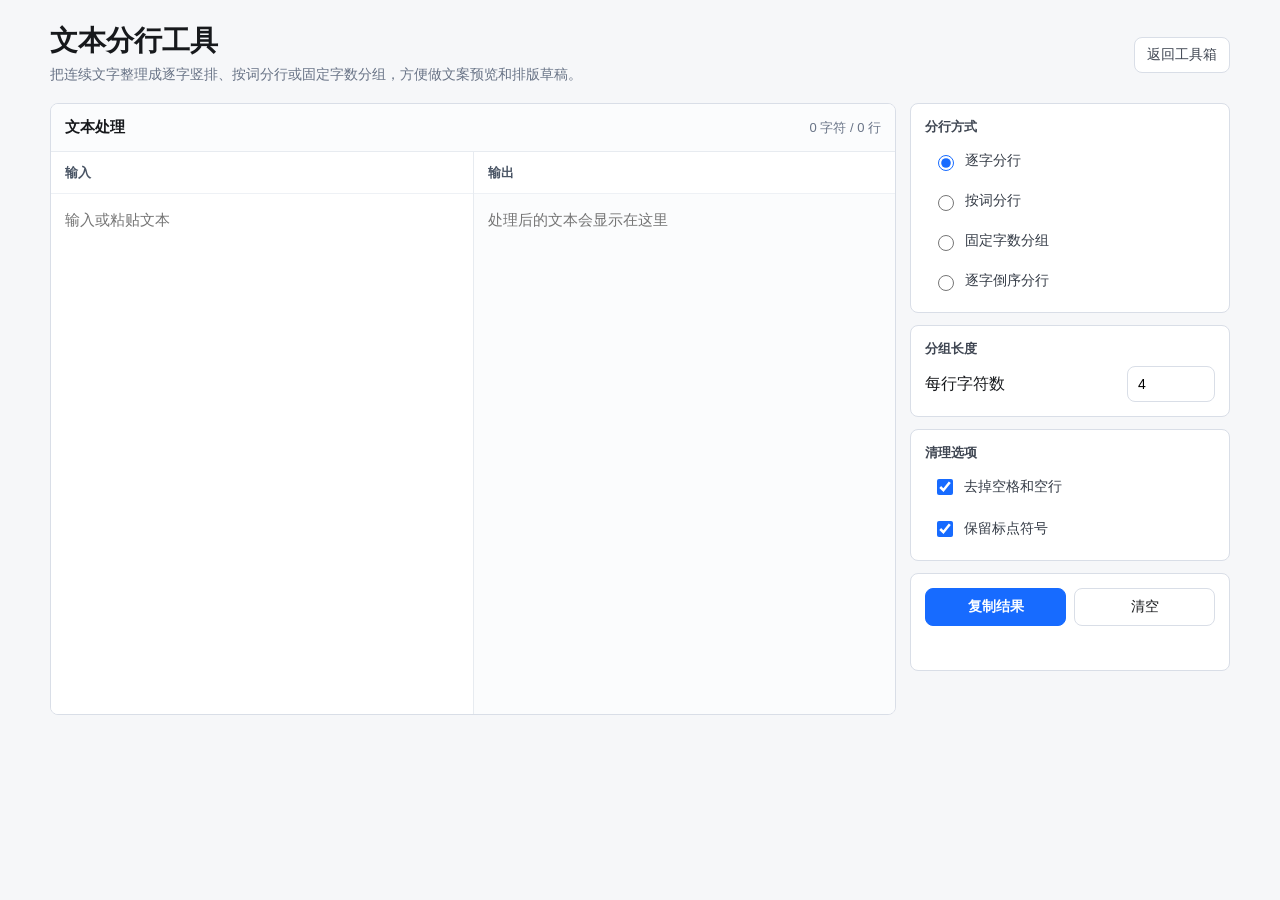
<file: tools/text-column/index.html>
<!DOCTYPE html>
<html lang="zh-CN">
<head>
  <meta charset="UTF-8">
  <meta name="viewport" content="width=device-width, initial-scale=1.0">
  <title>文本分行工具 - LatinTools</title>
  <style>
    * {
      box-sizing: border-box;
    }

    body {
      margin: 0;
      min-height: 100vh;
      background: #f6f7f9;
      color: #17191c;
      font-family: -apple-system, BlinkMacSystemFont, "Segoe UI", Arial, sans-serif;
    }

    .page {
      width: min(1180px, calc(100% - 32px));
      margin: 0 auto;
      padding: 24px 0 36px;
    }

    .topbar {
      display: flex;
      align-items: center;
      justify-content: space-between;
      gap: 16px;
      margin-bottom: 18px;
    }

    .back-link {
      display: inline-flex;
      align-items: center;
      height: 36px;
      padding: 0 12px;
      border: 1px solid #d9dee7;
      border-radius: 8px;
      color: #3f4652;
      background: #fff;
      text-decoration: none;
      font-size: 14px;
    }

    h1 {
      margin: 0;
      font-size: 28px;
      letter-spacing: 0;
      line-height: 1.2;
    }

    .summary {
      margin: 6px 0 0;
      color: #687386;
      font-size: 14px;
      line-height: 1.55;
    }

    .workspace {
      display: grid;
      grid-template-columns: minmax(0, 1fr) 320px;
      gap: 14px;
      align-items: start;
    }

    .panel {
      border: 1px solid #d9dee7;
      border-radius: 8px;
      background: #fff;
      overflow: hidden;
    }

    .panel-head {
      display: flex;
      align-items: center;
      justify-content: space-between;
      gap: 12px;
      min-height: 48px;
      padding: 0 14px;
      border-bottom: 1px solid #e7ebf0;
      background: #fbfcfd;
    }

    .panel-title {
      font-weight: 700;
      font-size: 15px;
    }

    .stats {
      color: #687386;
      font-size: 13px;
    }

    .editors {
      display: grid;
      grid-template-columns: 1fr 1fr;
      min-height: 560px;
    }

    .editor-box {
      display: grid;
      grid-template-rows: auto 1fr;
      min-width: 0;
    }

    .editor-box + .editor-box {
      border-left: 1px solid #e7ebf0;
    }

    .editor-label {
      display: flex;
      align-items: center;
      justify-content: space-between;
      min-height: 42px;
      padding: 0 14px;
      color: #4a5565;
      font-size: 13px;
      font-weight: 650;
      background: #fff;
      border-bottom: 1px solid #eef1f5;
    }

    textarea {
      width: 100%;
      height: 100%;
      min-height: 520px;
      resize: none;
      border: 0;
      outline: none;
      padding: 14px;
      color: #17191c;
      background: #fff;
      font: 15px/1.7 ui-monospace, SFMono-Regular, Menlo, Consolas, monospace;
    }

    textarea.output {
      background: #fbfcfd;
    }

    .controls {
      display: grid;
      gap: 12px;
    }

    .control-group {
      display: grid;
      gap: 8px;
      padding: 14px;
      border: 1px solid #d9dee7;
      border-radius: 8px;
      background: #fff;
    }

    .control-title {
      font-size: 13px;
      font-weight: 750;
      color: #3f4652;
    }

    .segmented {
      display: grid;
      gap: 6px;
    }

    .option {
      display: grid;
      grid-template-columns: auto 1fr;
      gap: 8px;
      align-items: center;
      min-height: 34px;
      padding: 0 8px;
      border-radius: 8px;
      color: #343b46;
      font-size: 14px;
      cursor: pointer;
    }

    .option:hover {
      background: #f2f5f8;
    }

    input[type="radio"],
    input[type="checkbox"] {
      width: 16px;
      height: 16px;
      accent-color: #176bff;
    }

    .field-row {
      display: grid;
      grid-template-columns: 1fr 88px;
      gap: 8px;
      align-items: center;
    }

    input[type="number"] {
      width: 100%;
      height: 36px;
      border: 1px solid #d9dee7;
      border-radius: 8px;
      padding: 0 10px;
      outline: none;
      font-size: 14px;
    }

    input[type="number"]:focus {
      border-color: #176bff;
      box-shadow: 0 0 0 3px #e9f1ff;
    }

    .actions {
      display: grid;
      grid-template-columns: 1fr 1fr;
      gap: 8px;
    }

    button {
      height: 38px;
      border: 1px solid #d9dee7;
      border-radius: 8px;
      background: #fff;
      color: #17191c;
      font: inherit;
      font-size: 14px;
      cursor: pointer;
    }

    button.primary {
      border-color: #176bff;
      background: #176bff;
      color: #fff;
      font-weight: 700;
    }

    button:hover {
      filter: brightness(0.98);
    }

    .toast {
      min-height: 22px;
      color: #12805c;
      font-size: 13px;
    }

    @media (max-width: 920px) {
      .workspace,
      .editors {
        grid-template-columns: 1fr;
      }

      .editor-box + .editor-box {
        border-left: 0;
        border-top: 1px solid #e7ebf0;
      }

      textarea {
        min-height: 320px;
      }
    }
  </style>
</head>
<body>
  <main class="page">
    <div class="topbar">
      <div>
        <h1>文本分行工具</h1>
        <p class="summary">把连续文字整理成逐字竖排、按词分行或固定字数分组，方便做文案预览和排版草稿。</p>
      </div>
      <a class="back-link" href="../../index.html">返回工具箱</a>
    </div>

    <div class="workspace">
      <section class="panel">
        <div class="panel-head">
          <span class="panel-title">文本处理</span>
          <span class="stats" id="stats">0 字符 / 0 行</span>
        </div>
        <div class="editors">
          <label class="editor-box">
            <span class="editor-label">输入</span>
            <textarea id="inputText" placeholder="输入或粘贴文本"></textarea>
          </label>
          <label class="editor-box">
            <span class="editor-label">输出</span>
            <textarea id="outputText" class="output" readonly placeholder="处理后的文本会显示在这里"></textarea>
          </label>
        </div>
      </section>

      <aside class="controls">
        <section class="control-group">
          <div class="control-title">分行方式</div>
          <div class="segmented">
            <label class="option">
              <input type="radio" name="mode" value="char" checked>
              <span>逐字分行</span>
            </label>
            <label class="option">
              <input type="radio" name="mode" value="word">
              <span>按词分行</span>
            </label>
            <label class="option">
              <input type="radio" name="mode" value="chunk">
              <span>固定字数分组</span>
            </label>
            <label class="option">
              <input type="radio" name="mode" value="reverse">
              <span>逐字倒序分行</span>
            </label>
          </div>
        </section>

        <section class="control-group">
          <div class="control-title">分组长度</div>
          <div class="field-row">
            <span>每行字符数</span>
            <input id="chunkSize" type="number" min="1" max="80" value="4">
          </div>
        </section>

        <section class="control-group">
          <div class="control-title">清理选项</div>
          <label class="option">
            <input id="trimSpaces" type="checkbox" checked>
            <span>去掉空格和空行</span>
          </label>
          <label class="option">
            <input id="keepPunctuation" type="checkbox" checked>
            <span>保留标点符号</span>
          </label>
        </section>

        <section class="control-group">
          <div class="actions">
            <button class="primary" id="copyButton">复制结果</button>
            <button id="clearButton">清空</button>
          </div>
          <div class="toast" id="toast" aria-live="polite"></div>
        </section>
      </aside>
    </div>
  </main>

  <script>
    const inputText = document.getElementById('inputText');
    const outputText = document.getElementById('outputText');
    const chunkSize = document.getElementById('chunkSize');
    const trimSpaces = document.getElementById('trimSpaces');
    const keepPunctuation = document.getElementById('keepPunctuation');
    const stats = document.getElementById('stats');
    const toast = document.getElementById('toast');

    function getMode() {
      return document.querySelector('input[name="mode"]:checked').value;
    }

    function cleanText(value) {
      let text = value.replace(/\r\n/g, '\n');
      if (trimSpaces.checked) {
        text = text.replace(/[ \t\u3000]+/g, '').replace(/\n+/g, '');
      }
      if (!keepPunctuation.checked) {
        text = text.replace(/[，。！？、；：“”‘’（）《》【】,.!?;:'"()[\]{}<>/\\|-]/g, '');
      }
      return text;
    }

    function splitGraphemes(value) {
      if (window.Intl && Intl.Segmenter) {
        const segmenter = new Intl.Segmenter('zh-CN', { granularity: 'grapheme' });
        return Array.from(segmenter.segment(value), item => item.segment);
      }
      return Array.from(value);
    }

    function arrangeText() {
      const text = cleanText(inputText.value);
      const mode = getMode();
      const size = Math.max(1, Math.min(80, Number(chunkSize.value) || 1));
      let lines = [];

      if (!text) {
        outputText.value = '';
        stats.textContent = '0 字符 / 0 行';
        return;
      }

      if (mode === 'word') {
        lines = inputText.value
          .replace(/\r\n/g, '\n')
          .split(/[\s,，、;；]+/)
          .map(item => cleanText(item))
          .filter(Boolean);
      } else {
        const chars = splitGraphemes(text).filter(char => char !== '\n');
        const source = mode === 'reverse' ? chars.reverse() : chars;
        if (mode === 'chunk') {
          for (let i = 0; i < source.length; i += size) {
            lines.push(source.slice(i, i + size).join(''));
          }
        } else {
          lines = source;
        }
      }

      outputText.value = lines.join('\n');
      stats.textContent = `${splitGraphemes(text).length} 字符 / ${lines.length} 行`;
    }

    async function copyResult() {
      const value = outputText.value;
      if (!value) {
        showToast('没有可复制的内容');
        return;
      }
      try {
        await navigator.clipboard.writeText(value);
      } catch (_) {
        outputText.select();
        document.execCommand('copy');
      }
      showToast('已复制');
    }

    function showToast(message) {
      toast.textContent = message;
      clearTimeout(showToast.timer);
      showToast.timer = setTimeout(() => {
        toast.textContent = '';
      }, 1800);
    }

    document.querySelectorAll('input').forEach(input => {
      input.addEventListener('input', arrangeText);
      input.addEventListener('change', arrangeText);
    });

    inputText.addEventListener('input', arrangeText);
    document.getElementById('copyButton').addEventListener('click', copyResult);
    document.getElementById('clearButton').addEventListener('click', () => {
      inputText.value = '';
      arrangeText();
      inputText.focus();
    });

    arrangeText();
  </script>
</body>
</html>
</file>
<file: assets/styles/app.css>
:root {
  color-scheme: light;
  --bg: #f5f7fa;
  --panel: #ffffff;
  --text: #15171a;
  --muted: #667085;
  --line: #d8dee8;
  --accent: #176bff;
  --accent-soft: #e9f1ff;
  --green: #13795b;
  --shadow: 0 18px 44px rgba(15, 23, 42, 0.10);
}

* {
  box-sizing: border-box;
}

body {
  margin: 0;
  min-height: 100vh;
  background: var(--bg);
  color: var(--text);
  font-family: -apple-system, BlinkMacSystemFont, "Segoe UI", Arial, sans-serif;
}

a {
  color: inherit;
  text-decoration: none;
}

.page {
  width: min(1180px, calc(100% - 32px));
  margin: 0 auto;
  padding: 34px 0 42px;
}

.topbar {
  display: flex;
  justify-content: space-between;
  align-items: flex-end;
  gap: 24px;
  margin-bottom: 22px;
}

.eyebrow {
  margin: 0 0 8px;
  color: var(--accent);
  font-size: 13px;
  font-weight: 800;
  letter-spacing: 0;
}

h1 {
  margin: 0;
  font-size: 34px;
  line-height: 1.15;
  letter-spacing: 0;
}

.subtitle {
  margin: 10px 0 0;
  max-width: 680px;
  color: var(--muted);
  font-size: 15px;
  line-height: 1.6;
}

.meta {
  display: flex;
  gap: 8px;
  flex-wrap: wrap;
  justify-content: flex-end;
}

.meta span,
.tag {
  display: inline-flex;
  align-items: center;
  min-height: 28px;
  border: 1px solid var(--line);
  border-radius: 8px;
  padding: 0 10px;
  background: #fff;
  color: #4b5565;
  font-size: 13px;
  font-weight: 650;
}

.tool-grid {
  display: grid;
  grid-template-columns: repeat(auto-fit, minmax(280px, 1fr));
  gap: 12px;
}

.tool-card {
  min-height: 174px;
  display: grid;
  grid-template-rows: auto 1fr auto;
  gap: 14px;
  border: 1px solid var(--line);
  border-radius: 8px;
  padding: 16px;
  background: var(--panel);
  transition: transform 0.16s ease, border-color 0.16s ease, box-shadow 0.16s ease;
}

.tool-card:hover {
  transform: translateY(-2px);
  border-color: rgba(23, 107, 255, 0.55);
  box-shadow: var(--shadow);
}

.tool-card.primary {
  border-color: rgba(23, 107, 255, 0.35);
  background: linear-gradient(180deg, #ffffff 0%, #f7fbff 100%);
}

.mark {
  width: 42px;
  height: 42px;
  display: inline-grid;
  place-items: center;
  border-radius: 8px;
  background: #101418;
  color: #fff;
  font-size: 13px;
  font-weight: 850;
}

.tool-card.primary .mark {
  background: var(--accent);
}

h2 {
  margin: 0;
  font-size: 19px;
  line-height: 1.25;
  letter-spacing: 0;
}

.tool-card p {
  margin: 8px 0 0;
  color: var(--muted);
  font-size: 14px;
  line-height: 1.58;
}

.tool-card .tag {
  justify-self: start;
  background: var(--accent-soft);
  border-color: transparent;
  color: #1454c5;
}

@media (max-width: 720px) {
  .page {
    width: min(100% - 24px, 1180px);
    padding-top: 22px;
  }

  .topbar {
    display: grid;
    align-items: start;
  }

  h1 {
    font-size: 28px;
  }

  .meta {
    justify-content: flex-start;
  }

  .tool-grid {
    grid-template-columns: 1fr;
  }
}
</file>
